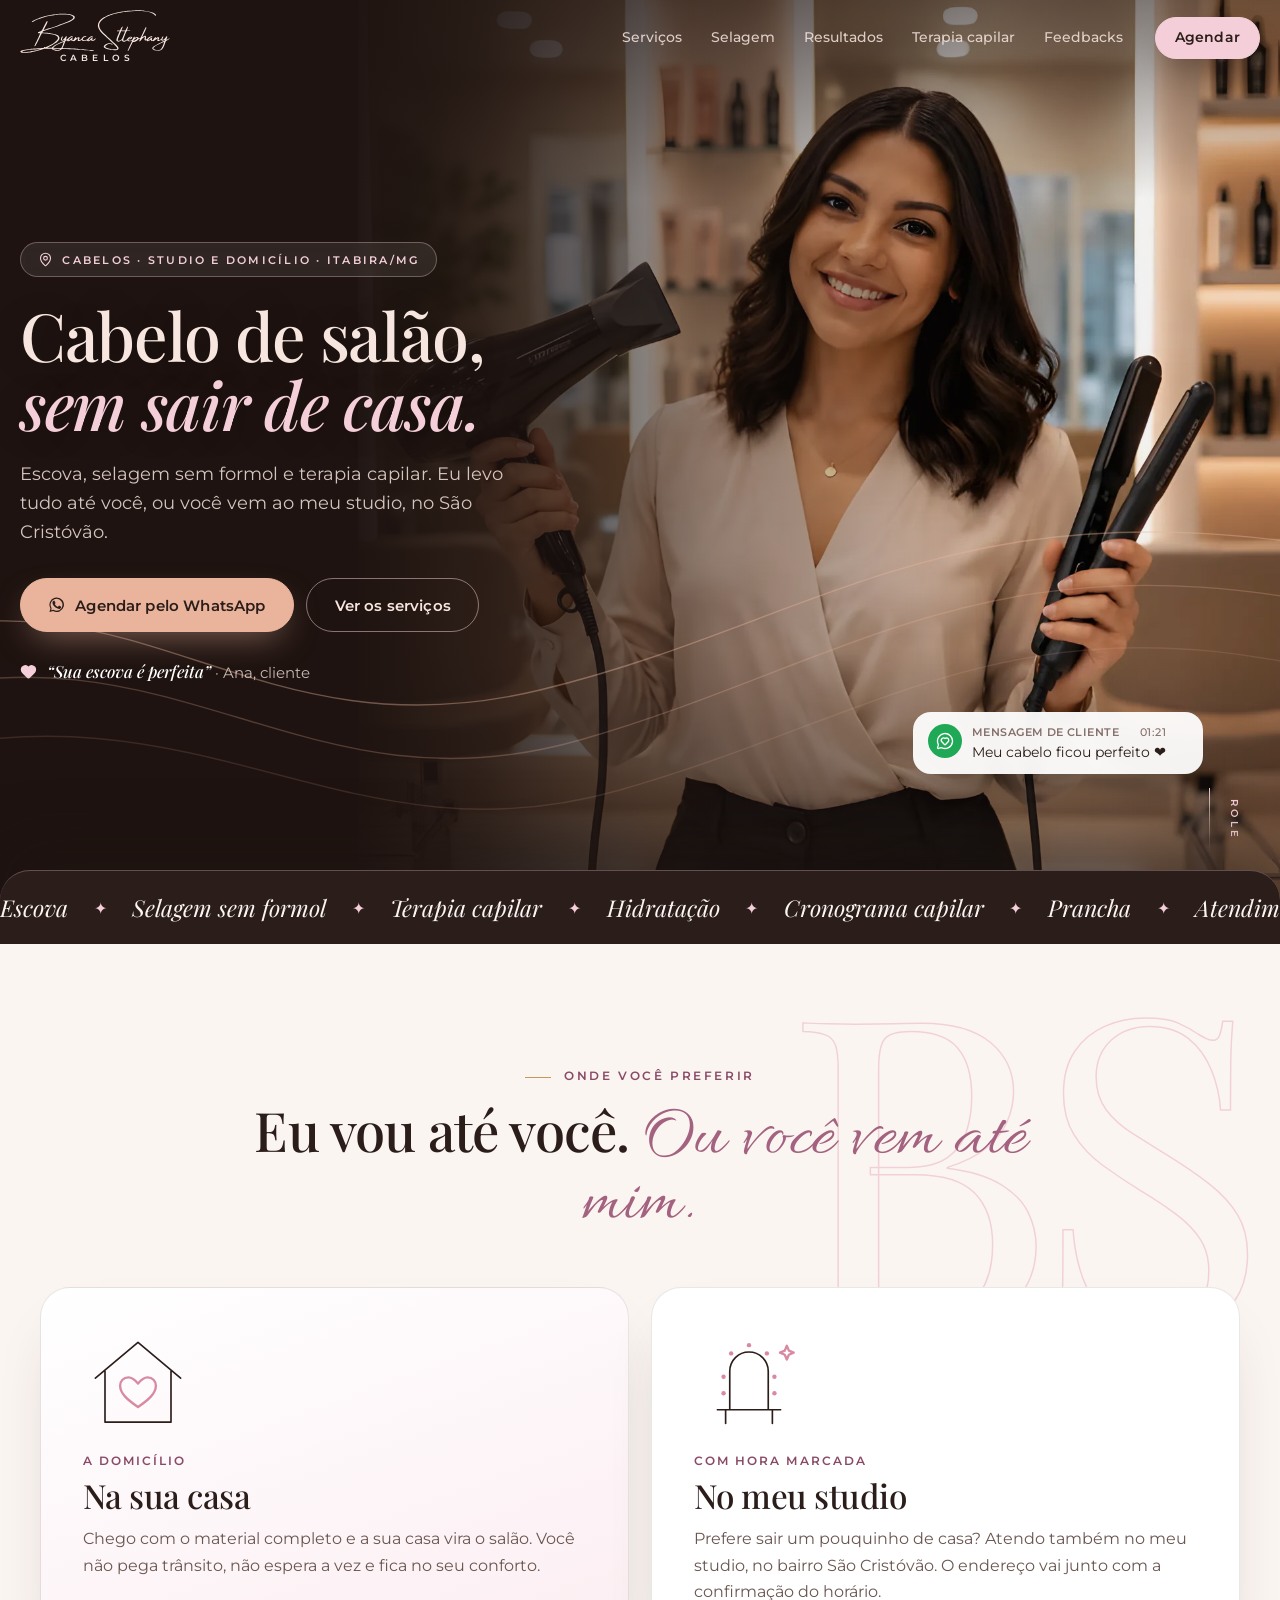
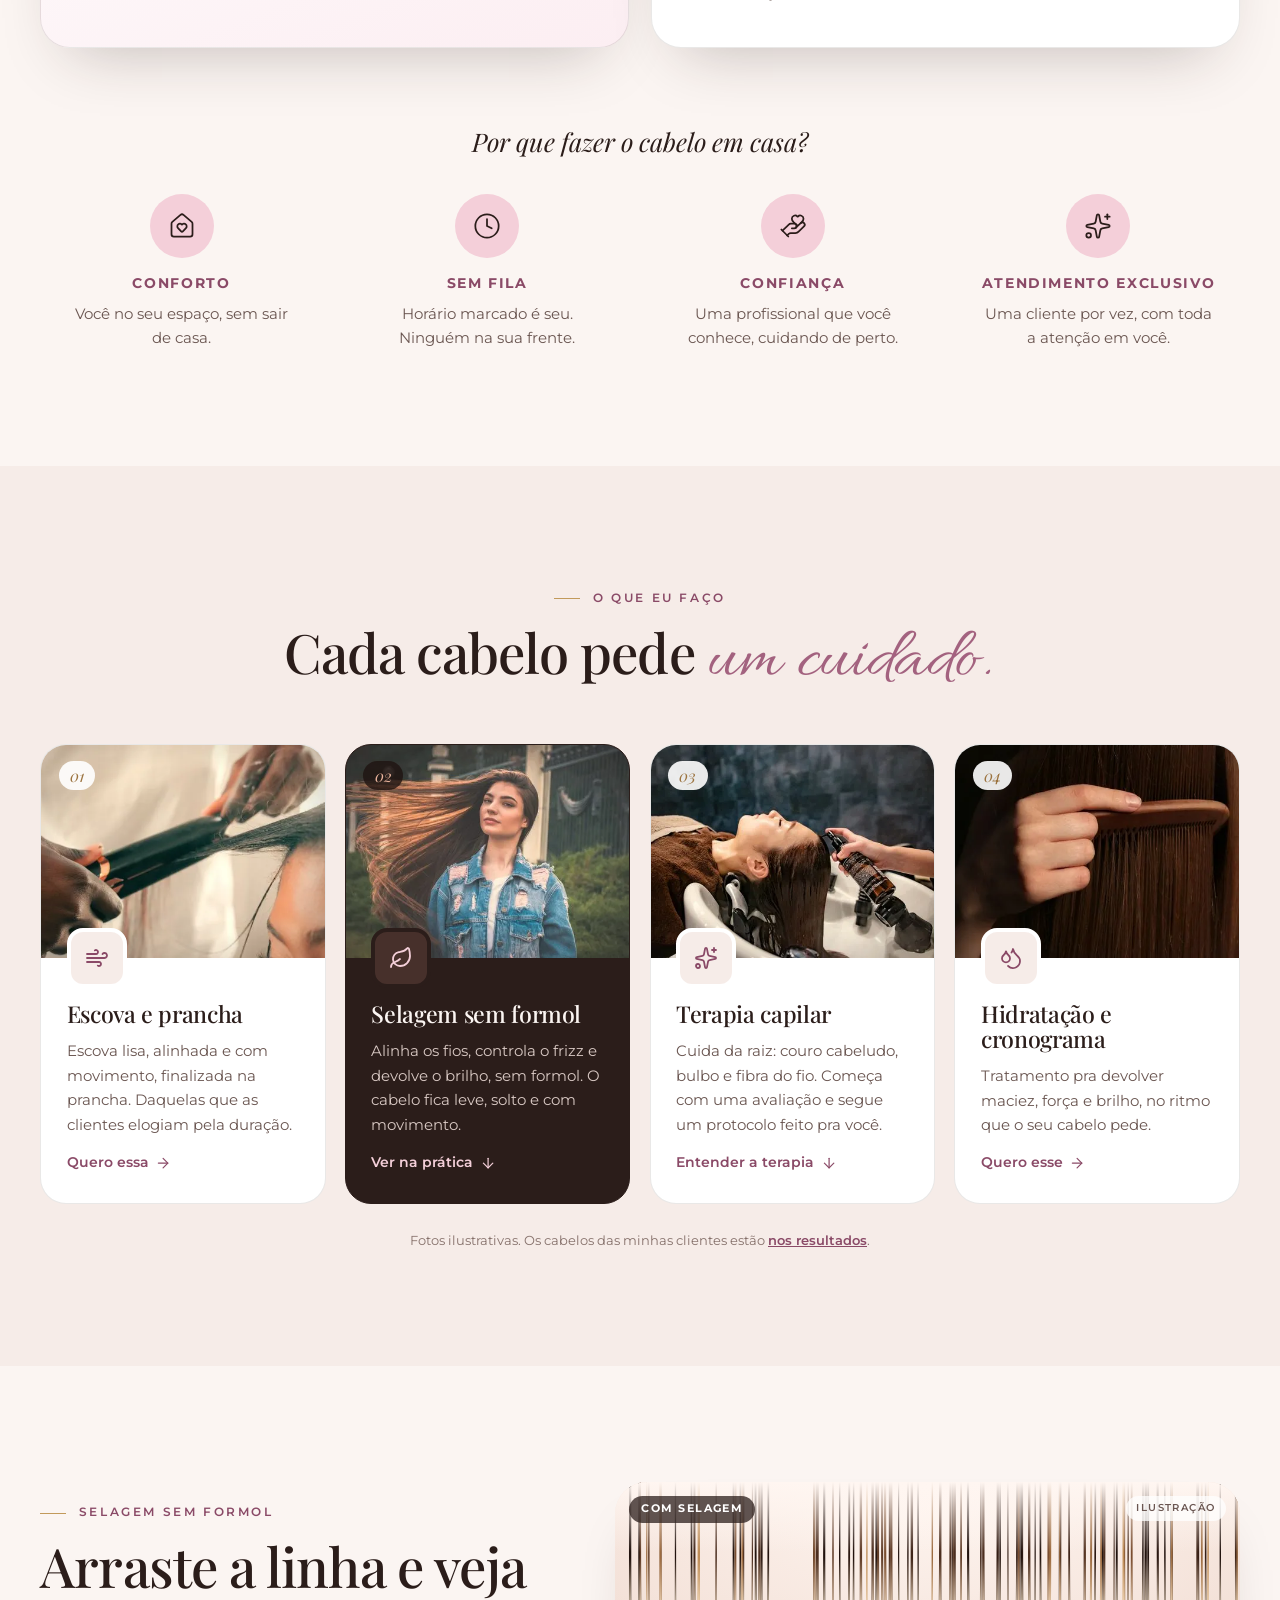
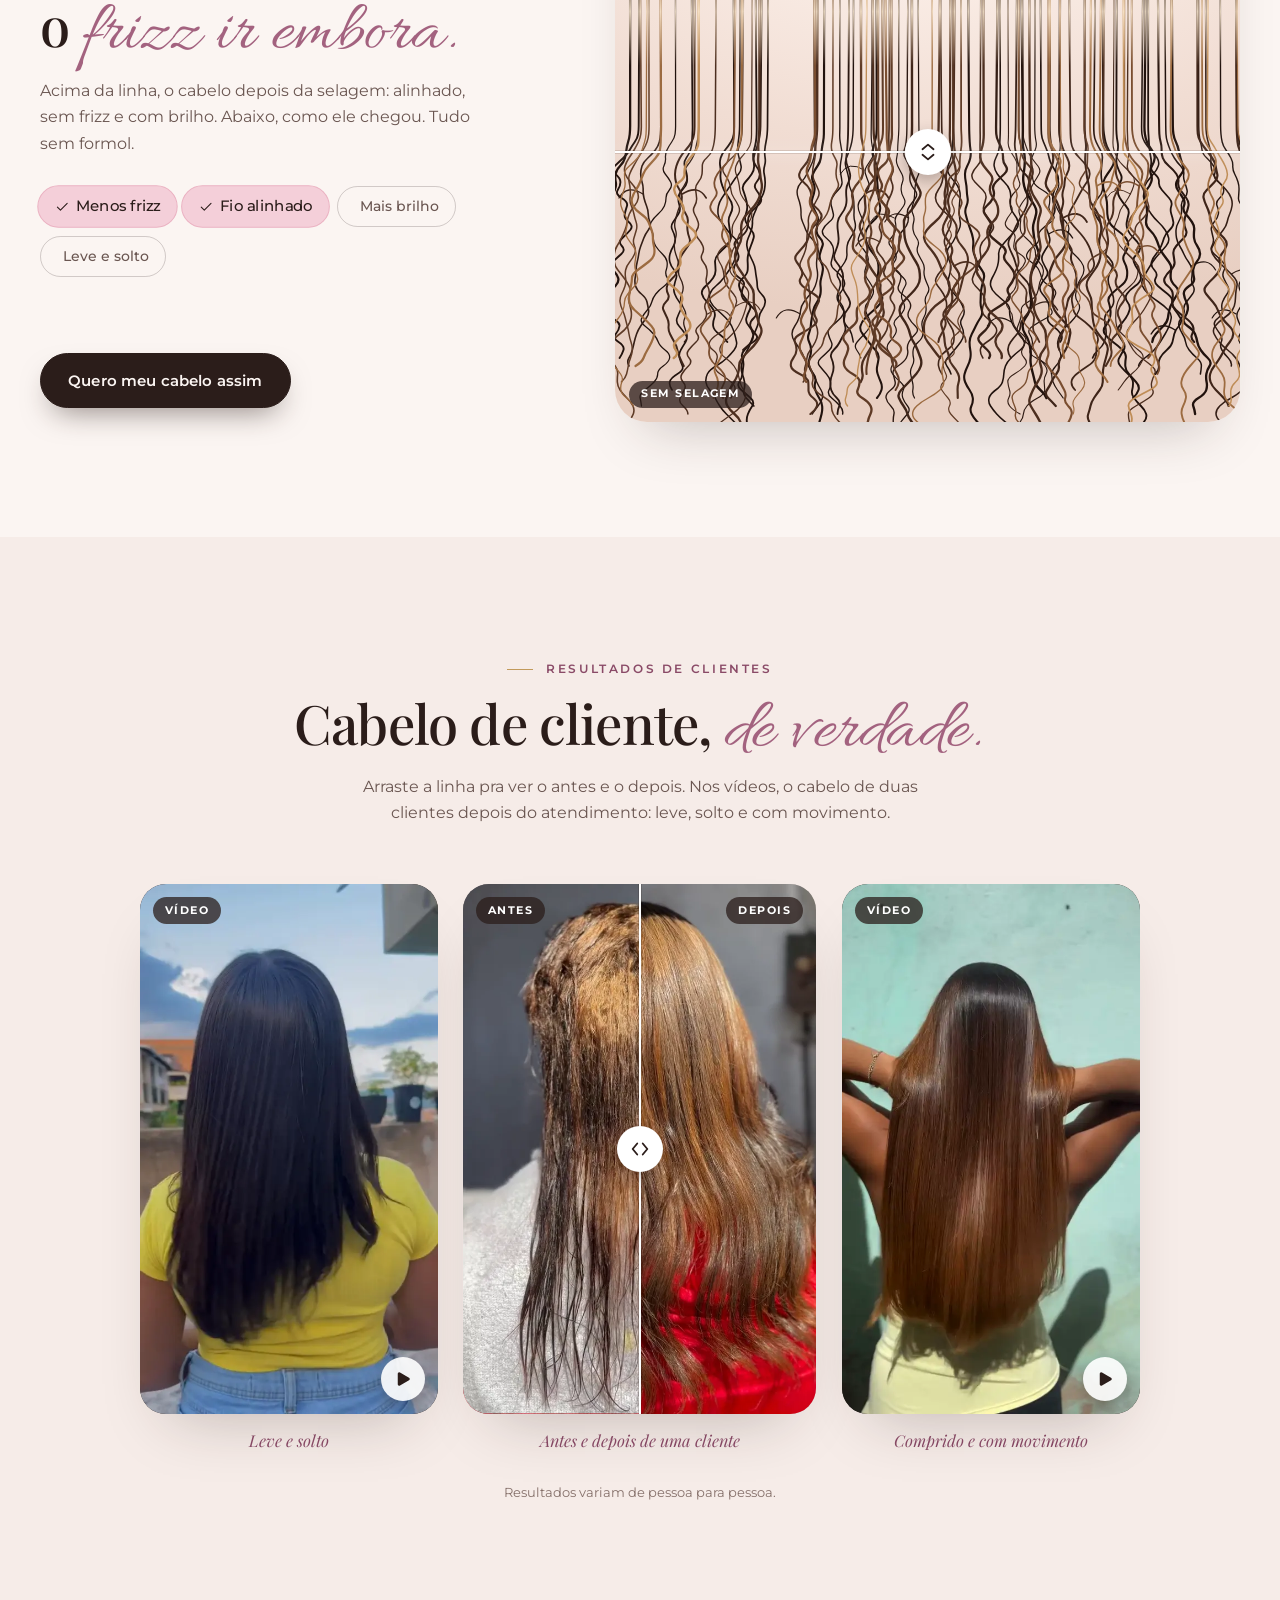
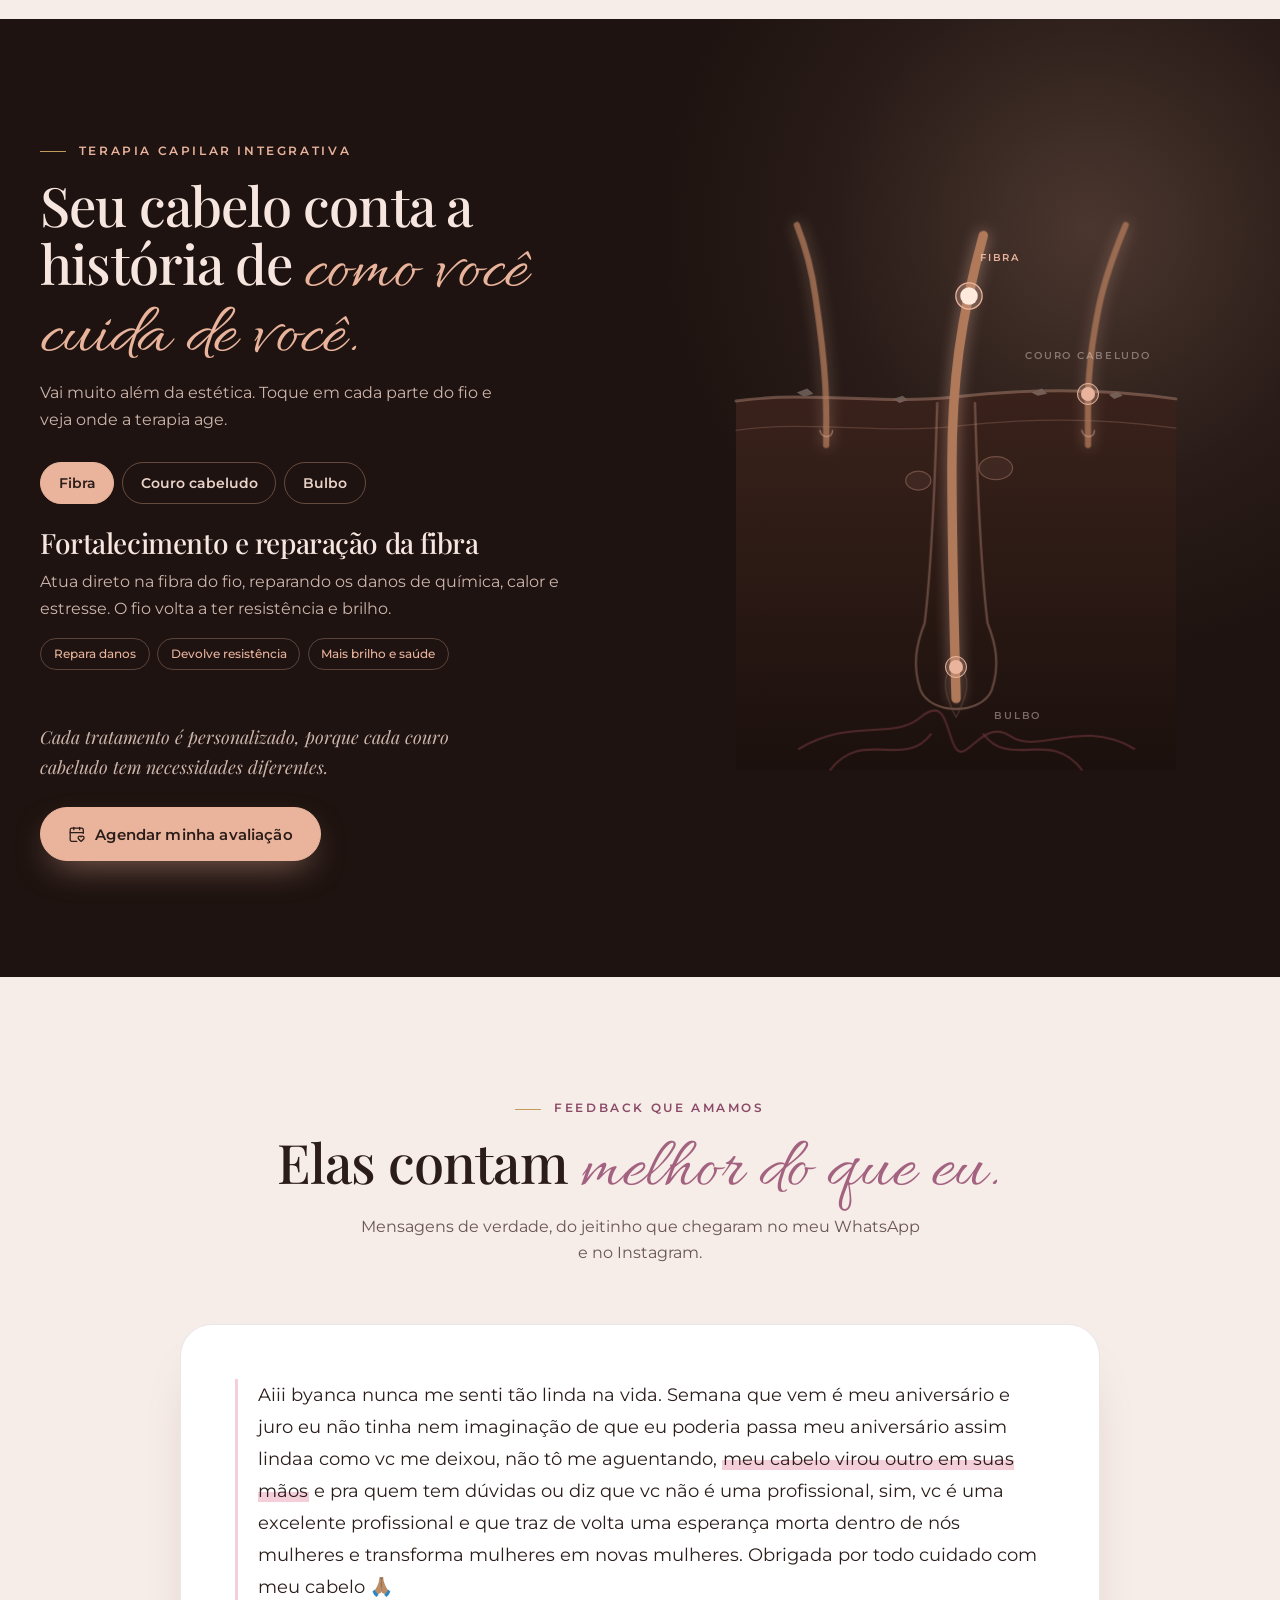
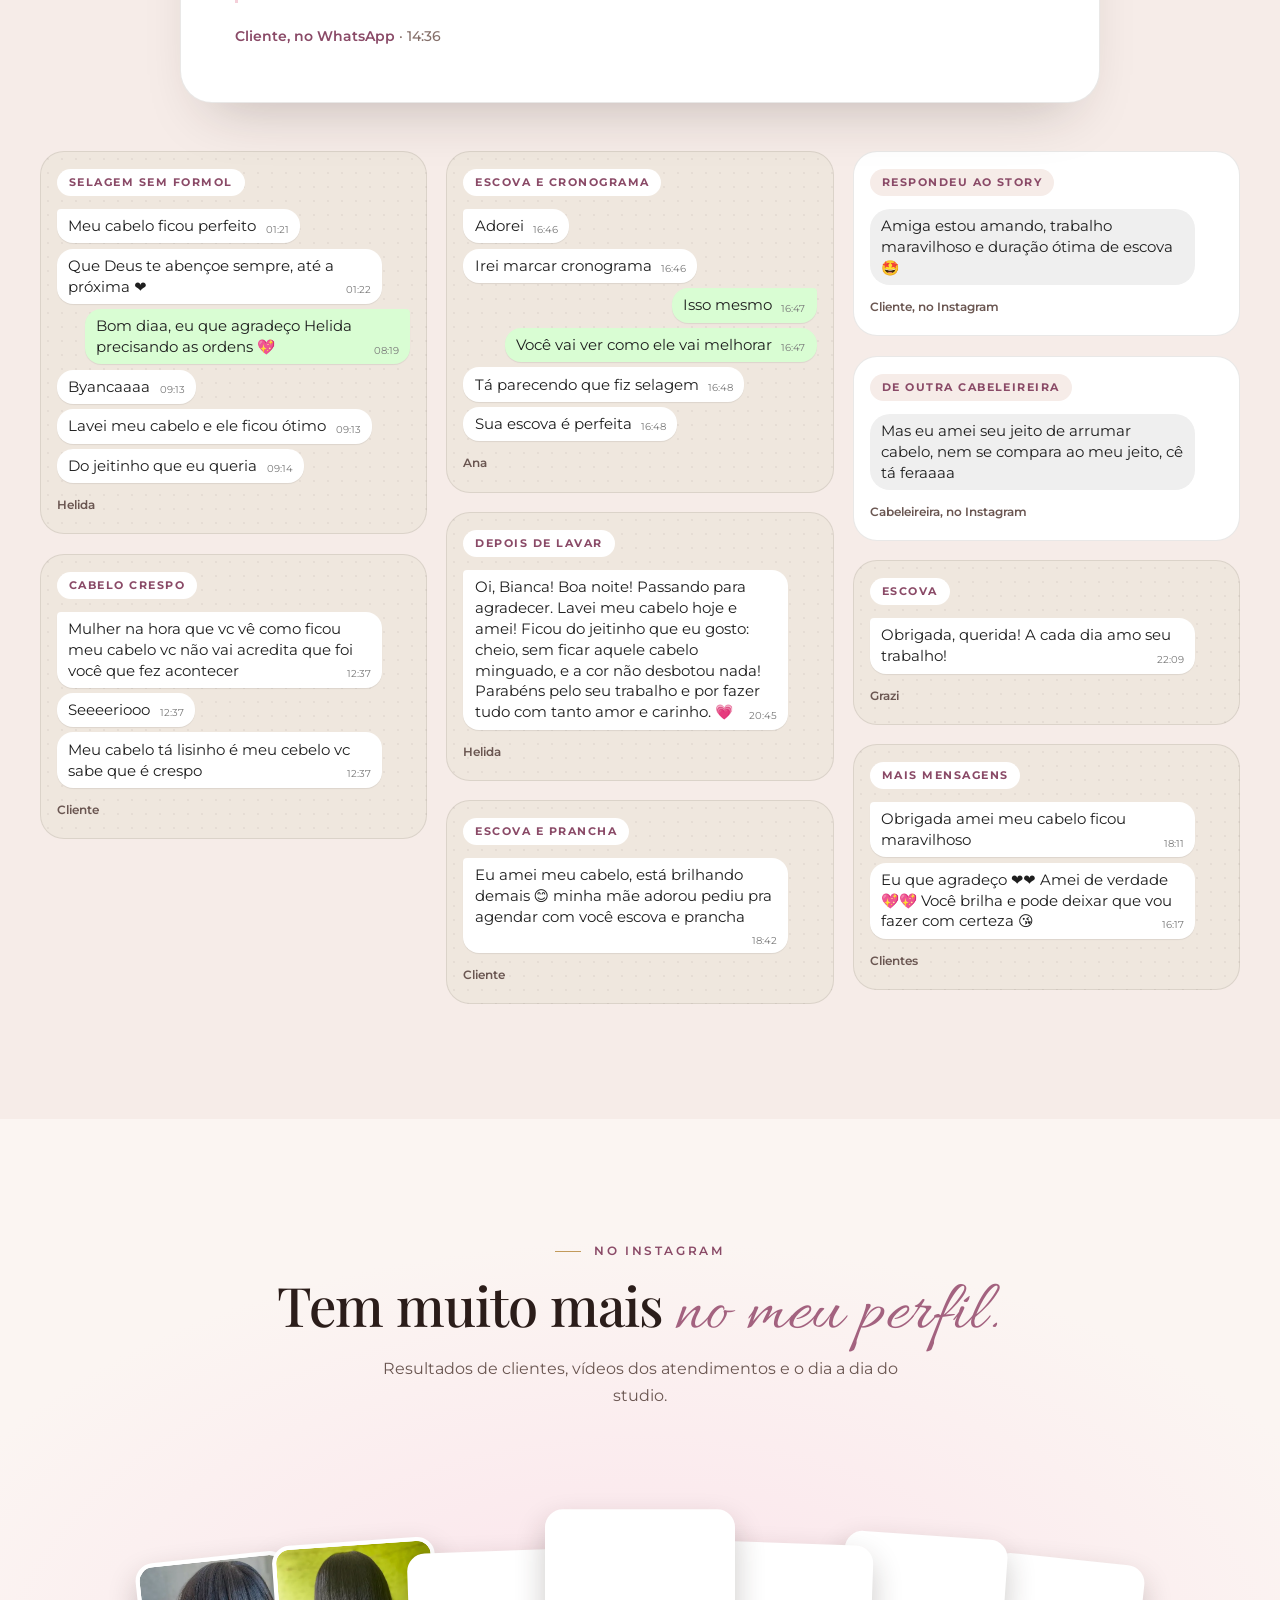
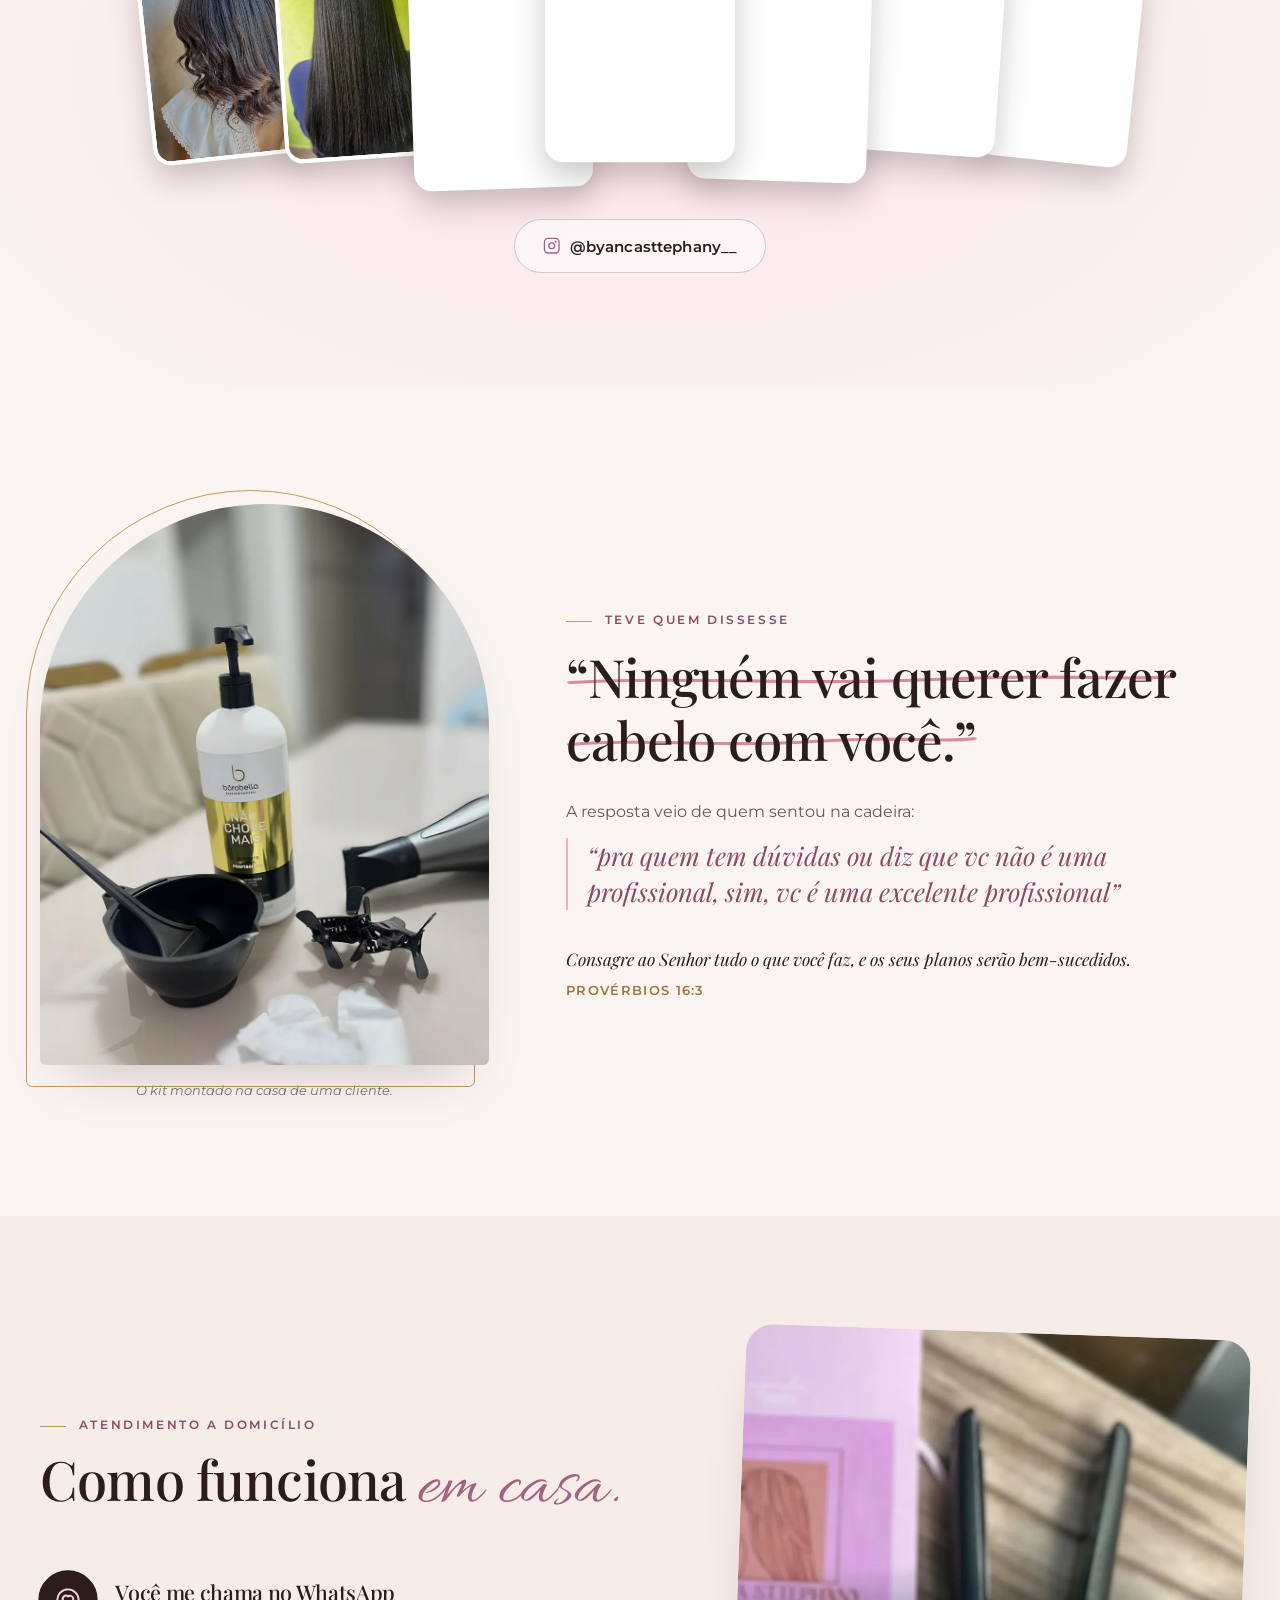
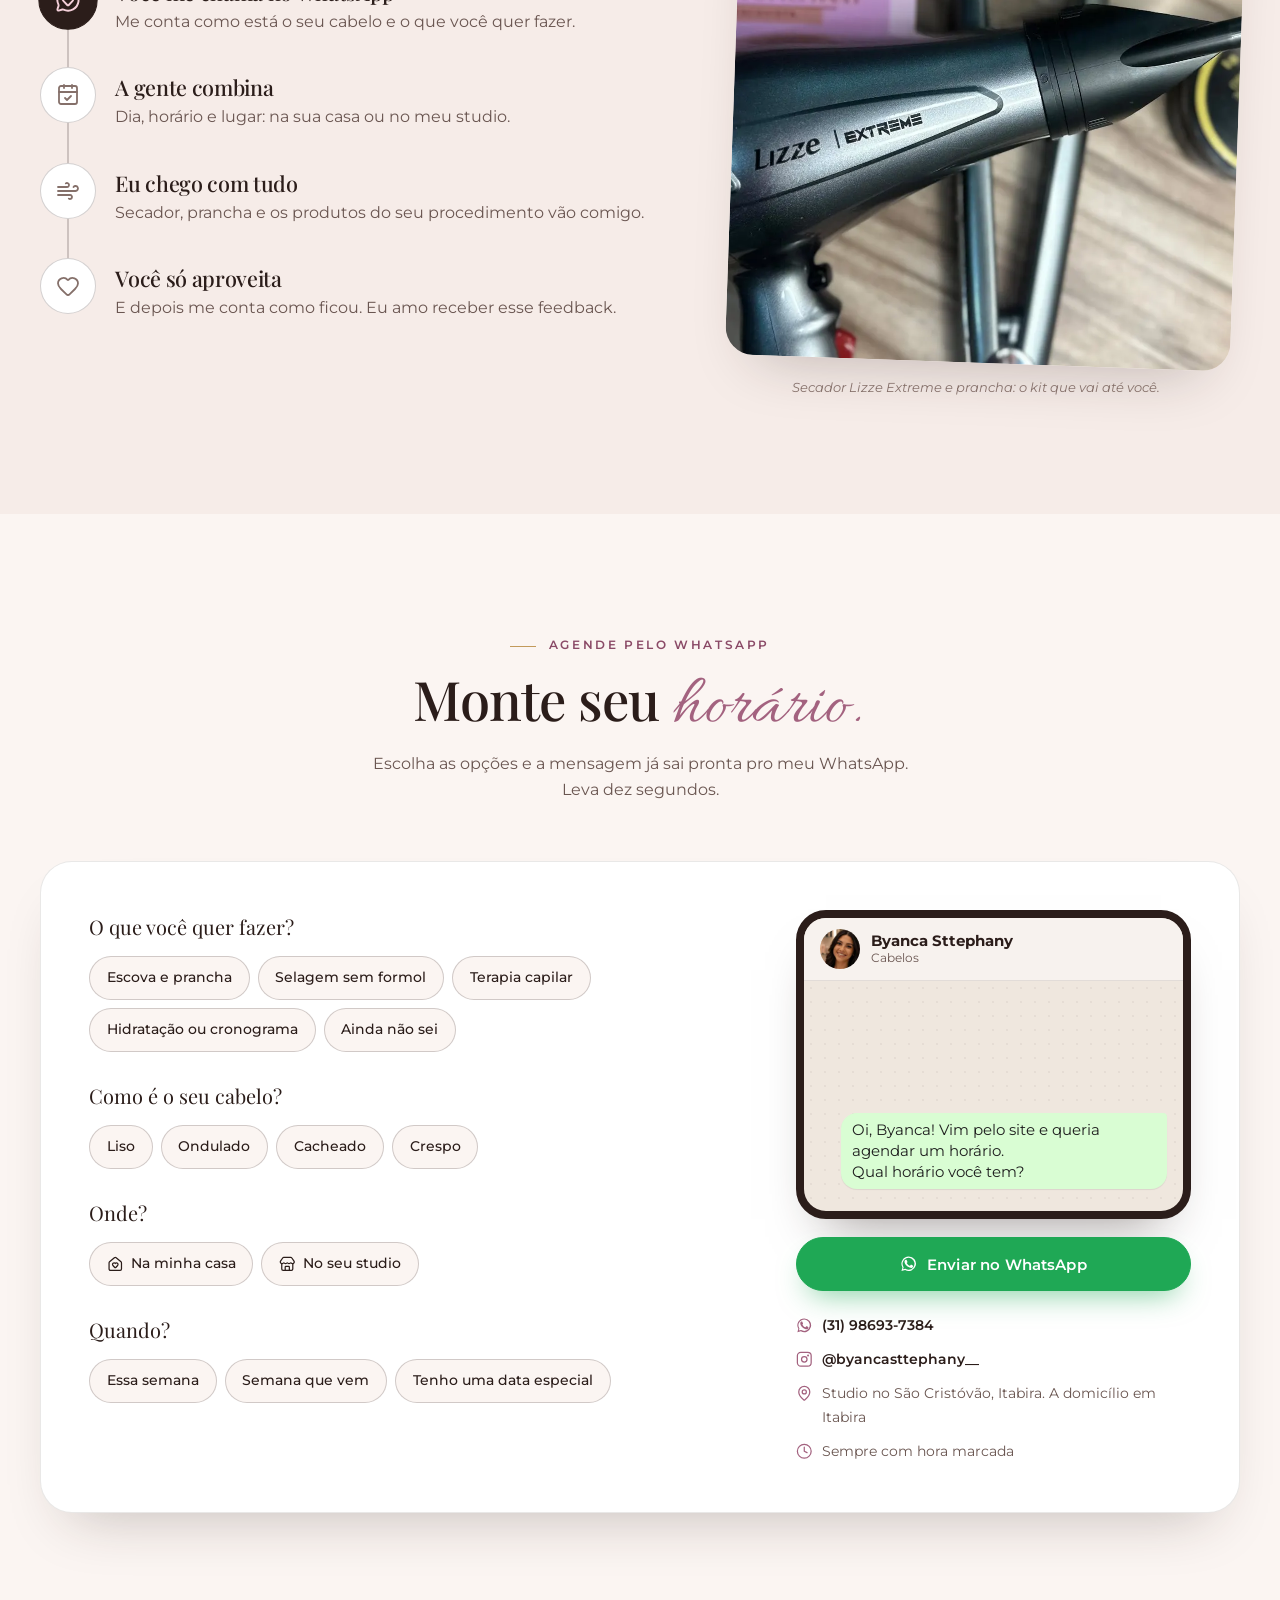
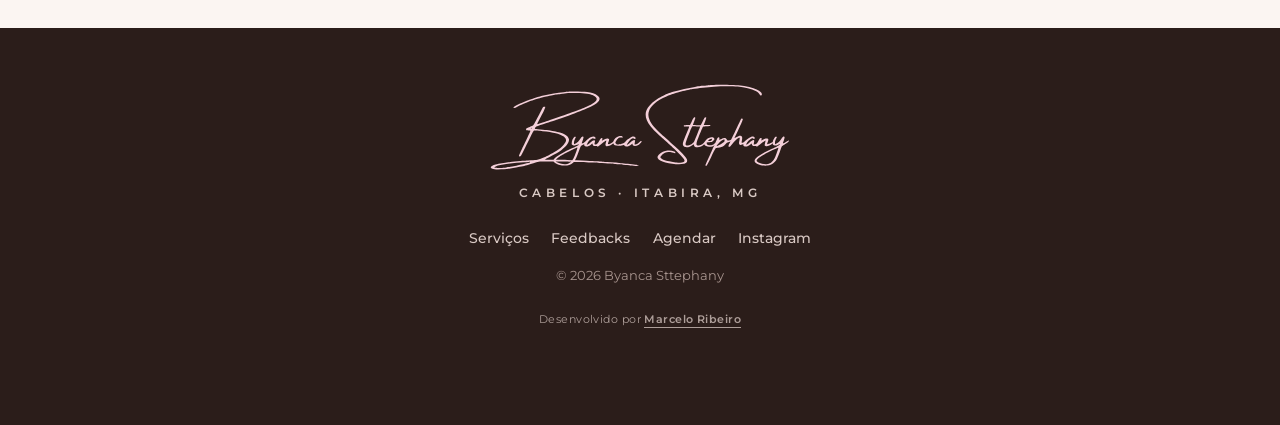
<file: index.html>
<!doctype html>
<html lang="pt-BR">
<head>
<meta charset="utf-8">
<meta name="viewport" content="width=device-width, initial-scale=1">
<title>Byanca Sttephany | Cabeleireira a domicílio em Itabira, MG</title>
<meta name="description" content="Escova, selagem sem formol e terapia capilar em Itabira. Atendimento a domicílio ou no studio, com hora marcada. Monte seu horário e fale com a Byanca pelo WhatsApp.">
<meta name="theme-color" content="#1E1310">
<link rel="canonical" href="https://marcel0gs.github.io/byanca-sttephany/">
<meta property="og:type" content="website">
<meta property="og:locale" content="pt_BR">
<meta property="og:title" content="Byanca Sttephany | Cabelos em Itabira, MG">
<meta property="og:description" content="Cabelo de salão, sem sair de casa. Escova, selagem sem formol e terapia capilar, a domicílio ou no studio.">
<meta property="og:url" content="https://marcel0gs.github.io/byanca-sttephany/">
<meta property="og:image" content="https://marcel0gs.github.io/byanca-sttephany/assets/img/og.jpg">
<meta name="twitter:card" content="summary_large_image">
<link rel="icon" href="favicon.png" type="image/png">
<link rel="apple-touch-icon" href="apple-touch-icon.png">
<link rel="preconnect" href="https://fonts.googleapis.com">
<link rel="preconnect" href="https://fonts.gstatic.com" crossorigin>
<link href="https://fonts.googleapis.com/css2?family=Allura&family=Montserrat:wght@400;500;600;700&family=Playfair+Display:ital,wght@0,400..700;1,400..600&display=swap" rel="stylesheet">
<link rel="preload" as="image" href="assets/img/topo-foto-1400.webp" imagesrcset="assets/img/topo-foto-900.webp 900w, assets/img/topo-foto-1400.webp 1400w, assets/img/topo-foto-2000.webp 2000w" imagesizes="(max-width: 899px) 100vw, 72vw">
<link rel="stylesheet" href="assets/css/site.css">
<script>
  document.documentElement.classList.add("js");
  try { if (sessionStorage.getItem("bs-abertura")) document.documentElement.classList.add("sem-abertura"); } catch (e) {}
</script>
<script type="application/ld+json">
{
  "@context": "https://schema.org",
  "@type": "HairSalon",
  "name": "Byanca Sttephany Cabelos",
  "description": "Cabeleireira em Itabira: escova, selagem sem formol, hidratação, cronograma e terapia capilar. Atendimento a domicílio ou no studio, com hora marcada.",
  "url": "https://marcel0gs.github.io/byanca-sttephany/",
  "image": "https://marcel0gs.github.io/byanca-sttephany/assets/img/og.jpg",
  "telephone": "+55-31-98693-7384",
  "address": { "@type": "PostalAddress", "addressLocality": "Itabira", "addressRegion": "MG", "addressCountry": "BR" },
  "areaServed": "Itabira, MG",
  "sameAs": ["https://www.instagram.com/byancasttephany__/"]
}
</script>
</head>
<body>

<svg class="sprite" aria-hidden="true" focusable="false">
  <defs>
    <linearGradient id="g-ouro" x1="0" y1="0" x2="1" y2="1">
      <stop offset="0" stop-color="#E3C48F"/>
      <stop offset=".5" stop-color="#C29A5B"/>
      <stop offset="1" stop-color="#9C7440"/>
    </linearGradient>
    <symbol id="ass" viewBox="12 114 672 193"><path fill-rule="evenodd" d="M525.9 115.8C515.8 116,502.8 116.7,498.4 117.1C496.5 117.3,492.1 117.8,488.6 118.2C485.2 118.5,481 119,479.3 119.3C477.5 119.6,473.8 120.1,471 120.5C455.9 122.7,438.1 126.7,422.1 131.6C419.1 132.5,408 136.6,404.4 138.1C402 139.2,391.2 144.8,387.6 146.8C379 151.9,370.9 159.2,365.9 166.8C357.4 179.5,359.2 193,371.6 208.8C376.3 214.9,382.6 221.2,395.5 232.8C398.2 235.2,402.1 238.8,404.2 240.7C411.1 247.1,413.9 249.6,417.1 252.5C418.9 254,422.2 257.1,424.5 259.2C426.8 261.4,430 264.5,431.8 266.1C437.5 271.4,444.6 279.1,446.2 281.9C448 284.8,448.2 286.3,447 287.7C445.6 289.3,443.7 289.8,438.3 290.2C434.9 290.5,431.1 290.3,424.6 289.4C408.6 287.1,398.7 284.2,395.1 280.6C393.6 279,393.4 278.2,394.3 276.4C395 275,398.2 271.8,400.4 270.3C403.9 267.8,406.7 266.8,411.1 266.2C415.1 265.8,417.7 266.2,422.7 268.1C424.2 268.6,425.7 269.1,426.2 269.1C427.1 269.1,427.1 269.1,427.2 268.3C427.3 267.1,426.8 266.5,424.7 265.4C420.6 263.5,415.3 262.7,409.6 263.2C402.7 263.9,395.3 267.3,390.6 272.2C387.4 275.4,386.6 277.9,387.9 280.5C389.7 284.1,395.2 287.1,405 289.8C418.4 293.4,437.5 294.9,445.6 292.9C447.7 292.3,451 290.7,452 289.7C454 287.8,454.2 285.3,452.7 282.2C450.7 278,445.6 272.1,437.3 264.1C429.8 257,414.4 243,401.1 231.2C399.5 229.8,396 226.6,393.5 224.2C378.7 210.2,373.2 203.5,369.5 194.9C366.2 187.3,365.9 180.5,368.5 173.9C372.1 164.5,382.2 154.6,395 147.7C397.6 146.3,409.2 140.9,411.6 139.9C414.8 138.6,427.3 134.3,429.9 133.5C436.6 131.6,452 127.9,458.2 126.8C459.7 126.5,463.1 125.9,465.7 125.4C478.3 123.1,498.6 120.7,513.1 119.9C532.7 118.8,553.8 118.7,566.9 119.8C582.9 121.1,597.1 124.8,608.3 130.5C611.3 132.1,612.7 133.2,614 134.8C617.4 139.2,618.1 140,618.4 140C619 140,620.2 139.3,620.6 138.6C620.8 138.3,621 137.5,621 136.8C621 133.8,617.5 130.7,609.3 126.6C601 122.4,587 119.1,568.3 117C564.3 116.6,540.2 115.5,535.6 115.6C534.5 115.6,530.2 115.7,525.9 115.8M196.4 131C188 131.2,187.3 131.3,177 132.3C162.4 133.7,147.1 136.3,132.1 139.8C123.8 141.8,120.3 142.8,107.8 146.8C105.1 147.6,102.5 148.4,102 148.6C99.4 149.3,82.3 156.4,77.1 158.9C71 161.8,64.5 165.7,64.5 166.5C64.5 166.7,65 167.1,65.6 167.5L66.8 168 68.4 167.4C69.3 167.1,71.5 166,73.2 165C80.5 161.1,84.1 159.4,92.9 156C105.5 151,108.1 150.1,120.3 146.5C130.3 143.6,131 143.5,141.5 141.2C153.8 138.7,156.2 138.2,164.7 137.1C168.5 136.6,173.3 136,175.4 135.8C180.9 135,183.7 134.8,192.9 134.4C209.4 133.6,219.5 134,229.9 135.8C235.2 136.7,238.2 137.5,241.4 138.8C246.4 141,249.2 143,250.4 145.4C251.3 147.3,251.3 148.1,250.2 150.3C248.2 154.4,242.6 158.2,229.3 164.3C218.7 169.1,212.7 171.5,197.9 176.8C193.5 178.4,187.1 180.7,183.8 182C167.5 187.9,158.1 191.2,142.3 196.3C137.5 197.8,130.4 200.1,126.5 201.4C119.6 203.7,117.5 204.3,117.5 203.9C117.5 203.5,119.5 199.6,122.9 193.1C127 185.5,130.4 179.1,132.2 175.3C133.8 172.1,136.1 166.1,135.9 165.7C135.6 164.7,132.3 164.7,131.2 165.7C130.7 166.1,129.2 168.8,126.8 173.3C126.1 174.6,124.2 178.3,122.5 181.5C120.7 184.7,117.7 190.6,115.6 194.5C110.3 204.8,109.1 206.6,106.7 207.8C105.8 208.2,103.3 209.3,101 210.1C96.3 211.9,93.6 213.2,92.8 214.1C92.2 214.7,92.2 214.8,92.6 215.6C92.8 216.1,93 216.6,93 216.7C93 217.5,94 217.8,98.2 218.2C100.5 218.4,102.4 218.6,102.5 218.6C102.8 219,100.5 224.1,94.5 236.7C91.9 242.1,88.7 248.8,87.5 251.4C86.2 254,84.7 257.2,84.1 258.5C77.2 273.1,76.3 275.3,77.1 276C78.3 277,80.6 275.9,82.1 273.6C82.9 272.5,90.7 256.9,99.8 238.4C108.9 219.8,109.7 218.3,111.4 218.3C112.2 218.3,123.4 219.1,130 219.7C141.1 220.6,152 222.3,159.4 224.3C172.2 227.7,180.3 232.3,181.8 237.2C183 241.1,182 243.7,177.1 250C173.7 254.2,166.8 260.1,160.3 264.2C157.7 265.8,148.7 270.8,143.4 273.5C139.9 275.4,128 280.6,123.9 282.1C118.5 284.1,116.3 284.4,97.1 285.4C93 285.6,88.3 285.9,86.6 286C85 286.1,81.9 286.4,79.8 286.5C72.9 287,62 288,57.7 288.6C55.3 289,51.7 289.4,49.5 289.6C41.7 290.4,27.6 293.1,22.3 294.8C17.7 296.3,14.4 298.3,13.8 300C13.3 301.4,14.6 303.1,17.2 304C20 305.1,23.8 305.5,30.2 305.5C45.5 305.5,55.2 304.3,78.1 299.5C90.8 296.9,90.7 296.9,109.3 291.3C116.6 289.1,120.4 288.2,124 287.7C125.5 287.6,131.4 287.5,140.4 287.5C153.5 287.5,154.4 287.5,154.6 287.9C154.7 288.2,155.6 289.1,156.5 290.1C159.3 292.9,163.4 294.6,171.1 296.2C173.8 296.7,175.1 296.8,178.4 296.8C186.8 296.9,192.1 295.2,197.3 290.8L199.9 288.5 205.4 288.5C212.8 288.5,228.6 289.2,245.3 290.1C248.6 290.3,253.8 290.6,256.6 290.8C267.1 291.3,275 291.8,280.6 292.3C283.8 292.5,288.7 292.9,291.5 293.1C294.3 293.3,299 293.7,301.9 294C304.8 294.3,308.5 294.6,310.3 294.8C317.9 295.4,324.8 296,326.1 296.3C329.1 296.7,338.6 297.5,341.2 297.5C343.7 297.5,345 297.3,345 296.8C345 296.4,343.4 295.5,341.9 295.2C339.1 294.5,322.9 292.7,312 291.9C307.3 291.5,302 291.1,300.4 290.9C298.7 290.7,295 290.4,292.1 290.1C286.5 289.7,280.2 289.2,273.9 288.6C271.7 288.4,267.2 288.1,264 287.9C260.8 287.7,255.2 287.3,251.6 287C244.3 286.5,238.7 286.2,228.3 285.8C221.3 285.5,213.3 285.2,206 284.9L202.3 284.7 203.2 283.3C205.2 280.1,208.7 271.7,212.4 261C214.2 255.6,215.1 253.7,216.3 252.5C217 251.8,221.2 249.6,222.7 249.1C223.3 249,223.3 249,223.1 249.8C222.7 251.7,223.4 252.9,225.5 253.6C229 254.8,233.7 253.3,238.6 249.4C240.1 248.2,241.3 247.3,241.4 247.3C241.5 247.3,241.5 247.6,241.5 248C241.5 248.4,241.8 249.4,242.2 250.2C242.7 251.4,243 251.8,243.8 252.3C244.8 252.9,245.1 252.9,248.4 252.8L252 252.8 252.1 253.6C252.1 254.3,252.2 254.4,252.8 254.3C254 254.3,256.4 252.5,266.1 244.5C268.7 242.4,271.8 240.3,272.2 240.3C272.7 240.3,272.5 241.6,271.6 245.3C270.4 250.2,270.4 250.9,271 252C271.3 252.4,271.9 253,272.5 253.2C273.3 253.5,273.6 253.5,276.1 253C280.2 252.2,284.2 250.4,287 248L288.2 247 288.6 248.1C289.8 251.3,292.8 252.5,299.2 252.5C303.7 252.5,305.8 252.2,309.4 251.1C310.9 250.6,312.2 250.3,312.2 250.4C312.2 250.6,312.6 251.2,313 251.9C314 253.4,315.3 254,317.4 254C321.3 254,325.3 252.2,329.2 248.7L330.9 247.2 331.1 248.2C331.3 249.4,332.3 251.5,332.9 252C334.8 253.7,340.3 253.1,344.3 250.8C346.3 249.6,350.5 245.5,351.2 244C352 242.4,351.7 241.3,350.6 241.5C349.7 241.6,349.3 241.8,346.5 244.4C342.5 248.1,339.2 249.8,336.9 249.4C335.7 249.2,335.6 248.8,336.5 244.6C336.9 242.7,337.1 241,337.1 240.8C336.9 240.4,335.4 239.5,334.8 239.5C333.3 239.5,329.9 241.8,325.6 245.7C323 248.2,320.9 249.5,319.2 249.9C318.5 250,318.5 250,318.6 249.3C318.9 248.4,319.7 247.2,322.3 243.7C325.3 239.8,327.6 237.7,330.4 236.3C332.2 235.4,332.8 235.3,333.7 236.1C335.1 237.3,338.3 237.2,338.3 236C338.3 231.7,333.9 230.1,328.8 232.5C326.8 233.5,322.1 236.6,319.9 238.5C318.9 239.3,317.2 241,316.1 242.3C313.2 245.7,311.3 246.8,305.4 248.6C303.2 249.2,302.5 249.4,299.9 249.4C297.1 249.4,296.8 249.3,295.6 248.7C294.1 247.9,292.8 246.5,292.8 245.7C292.8 244.9,294.6 241.2,295.9 239.4C297.3 237.5,299.7 235.2,301.2 234.5C302.7 233.8,304.7 233.6,306.8 234.1C308.6 234.5,309.3 234.3,309.3 233.4C309.3 232.4,308.7 231.6,307.9 231.1C306.8 230.6,302.6 230.6,300.6 231.1C295.5 232.4,290.3 237,288.7 241.8C288 243.8,286.2 245.3,282.4 247.2C279.3 248.6,278.4 248.9,277.1 248.6C276.2 248.5,276.2 248.4,276.3 247.6C276.4 247.1,277 245.3,277.6 243.6C279.7 238.4,279.3 236.9,275.9 236.3C273.8 235.9,271.6 236.4,269 237.8C262.6 241.4,261.6 241.6,263.1 238.9C264.2 237.1,264.3 236.6,263.7 235.9C262.9 234.9,262.3 234.7,261.2 235.3C259.9 236.1,258.7 237.6,256.9 241.1C253.5 247.4,251.7 249.1,248.7 249.4C247 249.6,246 249.2,246 248.4C246 248,246.4 246.4,246.8 244.7C247.2 243,247.5 241.4,247.4 241.1C247.3 240.5,245.9 239.8,245 239.8C243.5 239.8,241.1 241.3,236.9 245C235.2 246.4,233.5 248,233 248.3C231.9 249.2,228.8 250.3,228.8 249.9C228.8 249.4,230.5 246.1,231.5 244.5C233.7 241.3,237.4 237.9,240.6 236.3C243 235.2,243.1 235.1,243.9 235.9C244.4 236.5,244.8 236.6,246.3 236.7C247.8 236.8,248 236.8,248.3 236.3C248.6 235.6,248.4 234,247.7 233.1C245.9 230.8,241.6 230.9,237.3 233.5C233 236.2,230.3 238.3,226.8 241.6C222.9 245.4,221.1 246.6,219.2 247C217.7 247.3,217.3 247,217.7 246.1C219.7 240.8,221.5 235,221.5 233.5C221.5 232.9,221.3 232.4,221 232.1C219.2 230.4,218 231.3,214 237C210.6 241.9,208 244.7,204.9 246.8C203.4 247.9,201.6 248.7,201 248.8C200.4 248.8,200 247.5,200 245.7C200 243.6,201.2 239.7,203.1 235.6C203.7 234.3,204.3 233,204.3 232.9C204.3 232.5,202 232.3,201 232.5C200.2 232.7,198.7 234.9,197.1 237.9C195.8 240.6,195 243.7,195 246.9L195 249.1 196 250C196.9 251,199.3 252,200.5 252C201.6 252,204.7 251,207.1 250C209.5 248.9,211.3 248.5,211.3 249C211.3 249.1,210.8 249.8,210.2 250.4C209.4 251.3,208.3 252,204.4 253.9C201.8 255.2,198.4 256.7,196.9 257.4C188.8 260.9,185.7 262.4,178.6 266.2C164.3 273.9,160.1 276.8,155.2 282.5L154.3 283.5 144.8 283.5C135.4 283.4,134.2 283.3,135.1 282.6C135.2 282.4,140.4 279.8,146.5 276.7C161 269.4,165.3 266.8,172.9 261.2C176.4 258.5,182.2 253,184.3 250.2C187.3 246.3,189.3 240.7,188.9 237.9C188.7 236.3,187 233.2,185.7 231.6C182.8 228.4,177.4 225.4,170.3 223.2C166.9 222.1,151.6 218.8,146.8 218C142.9 217.5,135.4 216.6,130.5 216.3C120.9 215.5,114.9 214.9,113.7 214.7C112.5 214.4,112.4 214.3,112.4 213.7C112.5 213.3,112.8 212.5,113.3 211.8C114.9 209.3,115 209.3,138.6 201.4C150.5 197.5,162.1 193.7,164.5 192.9C173.5 190,184.9 185.9,196.1 181.6C202.5 179.2,210.1 176.3,213.8 174.9C227.7 169.6,239.3 164.5,244.9 161C249.7 158.1,254.2 154.4,255.8 152.1C258.7 147.8,257.8 143.6,253.1 140.2C247.9 136.3,239.1 133.3,229.6 132.2C222.2 131.3,207.3 130.8,196.4 131M469.5 188.6C468.2 189.3,466.6 192,464.1 197.4C462.5 201,461.1 203.8,460.2 205.1C459.9 205.6,459.7 205.9,459.6 205.9C459.6 206,458 206.1,456 206.1C454 206.2,451 206.3,449.3 206.4L446.2 206.6 446.3 207.9L446.4 209.1 452.1 209.2C455.3 209.2,458 209.4,458.1 209.5C458.4 209.8,457.8 211.3,452.9 223.1C445.8 240.2,444.3 244.5,444.1 248.4C444 250.3,444 250.5,444.8 252C446.3 254.9,448.1 255.8,452.7 255.8C457.3 255.8,461.1 254.3,465.9 250.7L468.5 248.8 468.6 249.9C468.9 251.4,470.1 253.9,471 254.5C473.1 256,479.4 256.2,483.1 254.8C486 253.8,488.4 252.4,490.1 250.7L491.6 249.2 492 249.8C494.3 253.3,498 254.7,504.6 254.4C508.4 254.3,511.2 253.5,513.3 252.1C514 251.6,514.5 251.4,514.5 251.5C514.4 251.6,513.8 252.8,513.2 254.1C512.5 255.5,511.2 258.4,510.2 260.5C509.2 262.6,507.4 266.7,506.1 269.5C501.8 278.8,495.4 293.1,495 294.6C494.7 295.4,494.6 296.3,494.6 296.5C494.8 297,495.8 297.5,496.4 297.5C497.2 297.5,499.5 293.3,507.5 277.3C515.7 260.7,517.3 257.9,518.3 257.6C518.6 257.6,520.7 257.3,522.8 257C528.7 256.3,533 254.7,536 252.3C536.8 251.7,538.6 249.9,540 248.5C541.4 247,542.9 245.5,543.4 245.2C544.2 244.8,550.5 242.4,550.7 242.6C550.7 242.6,549.8 244.6,548.6 246.9C545.6 253.2,545.5 253.7,547.1 254.4C548.9 255.3,550.1 254.3,554.7 248.3C559.3 242.4,565.7 236.3,568.7 234.9C569.2 234.6,570 234.4,570.5 234.3L571.5 234.2 571.5 235.2C571.5 235.8,571.2 237.9,570.8 239.9C569.7 245.2,569.6 246.9,570.2 248.3C570.6 249.2,570.9 249.6,571.9 250C573.2 250.6,573.8 250.6,577.1 249.6C579.8 248.8,579.7 248.8,579.6 250.1C579.4 252,579.6 252.5,581.3 253.3C585.3 255.1,590.1 253.7,595.9 248.9C596.9 248,597.9 247.3,598 247.4C598.1 247.4,598.3 248,598.3 248.5C598.6 250.2,599.5 251.8,600.6 252.4C601.5 252.8,602.1 252.9,605.1 252.8C608.2 252.8,608.5 252.8,608.5 253.2C608.5 253.5,608.7 253.9,608.8 254.1C609.1 254.5,609.2 254.5,610.3 254.1C611.7 253.4,614.4 251.5,619.4 247.3C624.5 243,628.3 240.3,629.1 240.3C629.5 240.3,629.2 241.9,628.3 245.5C627 250.3,627 251.4,628 252.4C629.1 253.4,630.8 253.5,633.9 252.8C636.8 252.1,640.8 250.2,643.3 248.3C644.2 247.6,645 247,645 247C645.1 247,645.3 247.4,645.3 248C645.5 249.5,646.2 250.3,648.2 251.2C650.9 252.4,652.2 252.3,657.4 250C662 248,662.7 248.1,660.6 250.3C659.5 251.4,658.7 251.9,653.9 254.3C650.9 255.8,646.2 257.9,643.6 259.1C631 264.7,615.9 273.2,610 278C605.7 281.4,603.9 285,605.1 287.9C607.3 293,621.6 297.7,632.3 296.8C639.9 296.1,644.7 293.9,649.5 288.9C651.9 286.3,653.6 283.8,655.4 280.1C656.9 277.1,660.4 268,662.8 261.1C664.6 255.9,665.4 254,666.3 252.9C666.7 252.4,668.3 251.4,670.3 250.4C675.1 247.9,677.7 246.2,679.7 244.2C681.8 242.1,682.5 241.1,681.9 240.9C681.1 240.6,680 241,677.6 242.5C671.8 246.2,670.2 247,668.7 247C667.8 247,667.8 246.4,668.7 244.4C669.7 241.9,672 234.6,672 233.6C672 232.3,670.4 231,669.3 231.4C668.5 231.6,666.6 233.8,664.4 237C661.6 241,659.4 243.5,657.5 245.1C655.7 246.6,651.8 249,651.3 249C651.1 248.9,650.8 248.3,650.6 247.6C649.9 245.3,650.8 241.2,653.4 235.8C654.2 234.2,654.7 232.8,654.6 232.7C654.5 232.6,653.8 232.5,653 232.4C651.7 232.2,651.5 232.3,650.8 232.9C649.5 234,646 240.5,645.6 242.6C645.3 244,645.2 244.1,641 246.2C636.5 248.5,635.1 248.9,633.7 248.7C632.4 248.4,632.5 248.1,634 244.3C635.7 240.2,636 238.2,634.9 237.2C634.1 236.4,632.6 236.2,630.2 236.3C628.6 236.4,628 236.6,624.4 238.5C622.2 239.6,620.2 240.5,620 240.5C618.7 240.7,618.7 240.3,619.9 238.7C621 237.2,621 236.2,620.1 235.5C619.2 234.8,618.5 234.9,617.3 235.7C616 236.7,615.4 237.5,613.4 241.1C610.1 246.9,608.5 248.8,606.3 249.2C604.8 249.5,604.1 249.6,603.3 249.3C602.7 249.2,602.7 249.1,602.9 247.7C603 246.8,603.3 245.2,603.5 244.1C604.3 240.7,604.2 240.6,602 239.6C601.9 239.6,601.3 239.8,600.6 240C598.8 240.6,596.9 242,593.4 245.1C591.7 246.6,589.9 248.1,589.4 248.5C588.4 249.3,585.9 250.2,585.6 249.9C585.1 249.4,589 243.3,591.6 240.6C593.2 238.8,595.7 237,597.9 236L599.7 235.1 600.6 235.9C601.6 236.9,602.7 237.1,604.5 236.6C605.1 236.5,605.1 236.4,604.9 235C604.8 233.3,604.4 232.8,602.8 232C600 230.6,597.2 231.5,591.3 235.3C587.7 237.7,586.7 238.5,583.8 241.4C581.5 243.8,580.2 244.9,579.4 245.3C577.3 246.2,575.5 245.9,575.5 244.5C575.5 244.2,575.9 242.2,576.3 240.3C577.5 234.2,577.1 231.6,574.6 230.3C571.8 228.9,569 229.7,563.6 233.4C560.4 235.5,559.6 235.7,559.9 234.5C560 234,561.3 231.2,562.8 228.1C564.3 225.1,565.9 221.8,566.3 220.8C566.8 219.7,567.9 217.5,568.6 215.9C575.2 202,578.9 193,578.3 192C578.1 191.8,577.4 191.6,576.7 191.6C575.4 191.5,575.3 191.5,574.7 192.2C573.8 193.3,571.9 197.2,567.8 206.1C560.2 222.7,553.2 237.3,552.4 238.4C551.7 239.3,550.5 239.7,547.3 240.4C544.4 241,544 240.9,543.1 239.4C540.8 235.7,539.7 234.9,536.8 235.1C535.2 235.2,534.4 235.4,531.8 236.5C527.3 238.4,525.5 239,525.4 238.8C525.3 238.6,525.6 236.6,526 235.7C526.3 235,526.1 234.7,525 234C522.9 232.8,522 233.8,519.4 240C517 245.8,516.1 247.1,513.3 248.8C512.4 249.3,510.6 250.1,509.3 250.6C507.2 251.3,506.5 251.4,504.4 251.4C501.4 251.4,499.3 250.8,498.4 249.7C497.7 248.9,497.1 246.6,497.4 245.6C497.6 244.8,497.8 244.8,502.9 244.5C508.6 244.2,509.4 243.9,512.1 241.2C513.3 240,514.3 238.8,514.5 238.3C514.8 237.5,514.8 237.4,514.2 236.3C512.8 233.6,510.1 232.9,505.4 234.1C500 235.5,496.9 237.8,493.3 243C491.3 246,490.3 247,487.5 248.8C485.2 250.3,482.5 251.4,480 251.8C477.7 252.1,476.5 251.9,475.3 250.8C474.5 250,474.4 250,474.6 248.3C474.9 244.5,477.2 237.7,482.6 224.6C484.5 220.2,486.3 215.9,486.6 214.9C487.9 211.8,489.2 209.3,489.8 209C490.1 208.9,493.6 208.7,497.6 208.5C501.6 208.4,504.9 208.2,505 208.1C505.1 208,505.3 207.5,505.4 207L505.6 206 499 206C495.4 205.9,492 205.9,491.6 205.9C491.1 205.9,490.8 205.9,490.8 205.9C490.8 205.9,491.5 204.1,492.3 201.9C495.1 194.6,496.6 189.8,496.4 189.3C495.9 188.7,494.1 188.1,493.7 188.5C492.7 189.3,490.8 192.6,488.6 197.3C485.6 203.8,484.3 206,483.6 206.2C482.9 206.3,466.8 205.8,466.6 205.6C466.5 205.6,467.1 203.7,468 201.6C470.7 194.5,472 190.8,472 189.8C472 189.4,470.8 188.3,470.4 188.3C470.3 188.3,469.8 188.4,469.5 188.6M465.9 208.8C464.7 209.2,463.4 211.8,459.9 220.4C458.5 224,456.4 229,455.4 231.5C452.3 239.1,450 246.4,450 249C450 251.1,452.5 252.4,455.6 251.8C460.5 250.8,466.7 247.1,468.9 243.8C469.2 243.3,470.5 240.4,471.7 237.3C473 234.2,475.5 227.9,477.4 223.3C480.5 215.7,482.8 209.8,482.8 209.3C482.8 209.2,480.4 209.2,477.5 209.2C473.5 209.3,471.6 209.2,469.9 208.9C467.4 208.5,466.6 208.4,465.9 208.8M104 212.7C103.4 213.9,103.4 214.8,103.9 214.8C104.4 214.8,105.3 212.2,104.8 211.9C104.6 211.8,104.3 212.2,104 212.7M506.4 237C504 237.8,500.9 239.6,500.8 240.2C500.6 241.7,504.2 242.2,506.7 241C508.9 240.1,509.6 238.8,509 237.2C508.7 236.4,508.4 236.4,506.4 237M535.5 238.6C532.7 239.7,527.8 243,525.4 245.4C523.7 247.1,520.9 250.5,519.9 252.1L519.4 252.8 520.4 252.7C522.5 252.3,527.1 249.8,533 245.9C534.8 244.7,536.4 243.5,536.7 243.1C537.3 242.4,537.7 240.2,537.4 239C537.2 238.2,536.9 238.1,535.5 238.6M205 257.3C202.5 258.3,185.9 266.4,180.7 269.1C173.2 273.2,171.7 274.1,168.3 276.3C163.6 279.4,159.8 282.7,159.8 283.5C159.8 283.6,162.8 283.8,166.6 283.9C170.3 283.9,178.6 284.1,184.9 284.3L196.4 284.6 196.9 283.9C198.9 281.4,200.7 277.6,204.5 267.3C207.1 260.3,208.1 256.5,207.2 256.5C207 256.5,206 256.9,205 257.3M656 257.1C654.2 257.8,651.2 259.1,645.4 261.9C643.2 262.9,640.5 264.2,639.5 264.7C638.5 265.2,636 266.5,633.9 267.6C631.8 268.7,628.8 270.3,627.3 271.1C617.5 276.2,610.2 281.9,609.2 285.2C608.8 286.4,610.7 288.5,613.3 289.8C618.2 292.3,624.4 293.8,629.3 293.8C633.4 293.8,635.7 293.3,639 291.7C641.2 290.7,641.8 290.2,643.7 288.3C646.9 285.2,649.3 281.2,651.6 275.7C654.5 268.7,658 258.4,658 256.8C658 256.4,657.9 256.4,656 257.1M159.3 287.7C159.3 288,161.9 289.5,163.5 290.1C170.7 293,176.6 294.1,181.8 293.5C186.4 293,189.7 291.6,193.1 288.7L194.1 287.8 189.3 287.9C186.6 287.9,178.7 287.8,171.8 287.7C163.9 287.5,159.3 287.5,159.3 287.7M98.6 288.5C94.7 289,91.5 289.2,88.6 289.4C78.3 289.9,60.8 291.6,48.4 293.3C39.6 294.4,29.6 296.5,25.7 298C24.4 298.5,21.6 300.6,21.5 301C21.5 301.5,32.9 302.3,35.6 302.1C39.6 301.9,45 301.3,48.5 300.8C50.4 300.5,54.8 299.9,58.4 299.4C69.4 297.9,69.5 297.9,94.3 291.8C99.5 290.5,101.4 289.8,101.7 289.1C101.8 288.9,101.8 288.7,101.7 288.6C101.5 288.4,100.2 288.3,98.6 288.5"/></symbol>
    <symbol id="i-house-heart" viewBox="0 0 24 24"><path d="M8.62 13.8A2.25 2.25 0 1 1 12 10.836a2.25 2.25 0 1 1 3.38 2.966l-2.626 2.856a.998.998 0 0 1-1.507 0z" /><path d="M3 10a2 2 0 0 1 .709-1.528l7-6a2 2 0 0 1 2.582 0l7 6A2 2 0 0 1 21 10v9a2 2 0 0 1-2 2H5a2 2 0 0 1-2-2z" /></symbol>
    <symbol id="i-hand-heart" viewBox="0 0 24 24"><path d="M11 14h2a2 2 0 0 0 0-4h-3c-.6 0-1.1.2-1.4.6L3 16" /><path d="m14.45 13.39 5.05-4.694C20.196 8 21 6.85 21 5.75a2.75 2.75 0 0 0-4.797-1.837.276.276 0 0 1-.406 0A2.75 2.75 0 0 0 11 5.75c0 1.2.802 2.248 1.5 2.946L16 11.95" /><path d="m2 15 6 6" /><path d="m7 20 1.6-1.4c.3-.4.8-.6 1.4-.6h4c1.1 0 2.1-.4 2.8-1.2l4.6-4.4a1 1 0 0 0-2.75-2.91" /></symbol>
    <symbol id="i-calendar-check" viewBox="0 0 24 24"><path d="M8 2v3" /><path d="M16 2v3" /><rect x="3" y="3" width="18" height="18" rx="2" /><path d="M3 9h18" /><path d="m9 15 2 2 4-4" /></symbol>
    <symbol id="i-clock" viewBox="0 0 24 24"><circle cx="12" cy="12" r="10" /><path d="M12 6v6l4 2" /></symbol>
    <symbol id="i-sparkles" viewBox="0 0 24 24"><path d="M11.017 2.814a1 1 0 0 1 1.966 0l1.051 5.558a2 2 0 0 0 1.594 1.594l5.558 1.051a1 1 0 0 1 0 1.966l-5.558 1.051a2 2 0 0 0-1.594 1.594l-1.051 5.558a1 1 0 0 1-1.966 0l-1.051-5.558a2 2 0 0 0-1.594-1.594l-5.558-1.051a1 1 0 0 1 0-1.966l5.558-1.051a2 2 0 0 0 1.594-1.594z" /><path d="M20 2v4" /><path d="M22 4h-4" /><circle cx="4" cy="20" r="2" /></symbol>
    <symbol id="i-gem" viewBox="0 0 24 24"><path d="M10.5 3 8 9l4 13 4-13-2.5-6" /><path d="M17 3a2 2 0 0 1 1.6.8l3 4a2 2 0 0 1 .013 2.382l-7.99 10.986a2 2 0 0 1-3.247 0l-7.99-10.986A2 2 0 0 1 2.4 7.8l2.998-3.997A2 2 0 0 1 7 3z" /><path d="M2 9h20" /></symbol>
    <symbol id="i-wind" viewBox="0 0 24 24"><path d="M12.8 19.6A2 2 0 1 0 14 16H2" /><path d="M17.5 8a2.5 2.5 0 1 1 2 4H2" /><path d="M9.8 4.4A2 2 0 1 1 11 8H2" /></symbol>
    <symbol id="i-droplets" viewBox="0 0 24 24"><path d="M7 16.3c2.2 0 4-1.83 4-4.05 0-1.16-.57-2.26-1.71-3.19S7.29 6.75 7 5.3c-.29 1.45-1.14 2.84-2.29 3.76S3 11.1 3 12.25c0 2.22 1.8 4.05 4 4.05z" /><path d="M12.56 6.6A10.97 10.97 0 0 0 14 3.02c.5 2.5 2 4.9 4 6.5s3 3.5 3 5.5a6.98 6.98 0 0 1-11.91 4.97" /></symbol>
    <symbol id="i-map-pin" viewBox="0 0 24 24"><path d="M20 10c0 4.993-5.539 10.193-7.399 11.799a1 1 0 0 1-1.202 0C9.539 20.193 4 14.993 4 10a8 8 0 0 1 16 0" /><circle cx="12" cy="10" r="3" /></symbol>
    <symbol id="i-message-circle-heart" viewBox="0 0 24 24"><path d="M2.992 16.342a2 2 0 0 1 .094 1.167l-1.065 3.29a1 1 0 0 0 1.236 1.168l3.413-.998a2 2 0 0 1 1.099.092 10 10 0 1 0-4.777-4.719" /><path d="M7.828 13.07A3 3 0 0 1 12 8.764a3 3 0 0 1 5.004 2.224 3 3 0 0 1-.832 2.083l-3.447 3.62a1 1 0 0 1-1.45-.001z" /></symbol>
    <symbol id="i-arrow-right" viewBox="0 0 24 24"><path d="M5 12h14" /><path d="m12 5 7 7-7 7" /></symbol>
    <symbol id="i-arrow-down" viewBox="0 0 24 24"><path d="M12 5v14" /><path d="m19 12-7 7-7-7" /></symbol>
    <symbol id="i-check" viewBox="0 0 24 24"><path d="M20 6 9 17l-5-5" /></symbol>
    <symbol id="i-heart" viewBox="0 0 24 24"><path d="M2 9.5a5.5 5.5 0 0 1 9.591-3.676.56.56 0 0 0 .818 0A5.49 5.49 0 0 1 22 9.5c0 2.29-1.5 4-3 5.5l-5.492 5.313a2 2 0 0 1-3 .019L5 15c-1.5-1.5-3-3.2-3-5.5" /></symbol>
    <symbol id="i-rotate-ccw" viewBox="0 0 24 24"><path d="M3 12a9 9 0 1 0 9-9 9.75 9.75 0 0 0-6.74 2.74L3 8" /><path d="M3 3v5h5" /></symbol>
    <symbol id="i-leaf" viewBox="0 0 24 24"><path d="M11 20a10 10 0 0010-10 25.9 25.9 0 00-1.04-7.281 1 1 0 00-1.755-.325C15.833 5.5 13 5.5 9.8 6.1A7 7 0 0011 20" /><path d="M2 21a5 5 0 012.911-4.544C7.613 15.212 8.351 15.24 11 13" /></symbol>
    <symbol id="i-sun" viewBox="0 0 24 24"><circle cx="12" cy="12" r="4" /><path d="M12 2v2" /><path d="M12 20v2" /><path d="m4.93 4.93 1.41 1.41" /><path d="m17.66 17.66 1.41 1.41" /><path d="M2 12h2" /><path d="M20 12h2" /><path d="m6.34 17.66-1.41 1.41" /><path d="m19.07 4.93-1.41 1.41" /></symbol>
    <symbol id="i-sunrise" viewBox="0 0 24 24"><path d="M12 2v8" /><path d="m4.93 10.93 1.41 1.41" /><path d="M2 18h2" /><path d="M20 18h2" /><path d="m19.07 10.93-1.41 1.41" /><path d="M22 22H2" /><path d="m8 6 4-4 4 4" /><path d="M16 18a4 4 0 0 0-8 0" /></symbol>
    <symbol id="i-moon" viewBox="0 0 24 24"><path d="M20.985 12.486a9 9 0 1 1-9.473-9.472c.405-.022.617.46.402.803a6 6 0 0 0 8.268 8.268c.344-.215.825-.004.803.401" /></symbol>
    <symbol id="i-house" viewBox="0 0 24 24"><path d="M15 21v-8a1 1 0 0 0-1-1h-4a1 1 0 0 0-1 1v8" /><path d="M3 10a2 2 0 0 1 .709-1.528l7-6a2 2 0 0 1 2.582 0l7 6A2 2 0 0 1 21 10v9a2 2 0 0 1-2 2H5a2 2 0 0 1-2-2z" /></symbol>
    <symbol id="i-store" viewBox="0 0 24 24"><path d="M15 21v-5a1 1 0 0 0-1-1h-4a1 1 0 0 0-1 1v5" /><path d="M17.774 10.31a1.12 1.12 0 0 0-1.549 0 2.5 2.5 0 0 1-3.451 0 1.12 1.12 0 0 0-1.548 0 2.5 2.5 0 0 1-3.452 0 1.12 1.12 0 0 0-1.549 0 2.5 2.5 0 0 1-3.77-3.248l2.889-4.184A2 2 0 0 1 7 2h10a2 2 0 0 1 1.653.873l2.895 4.192a2.5 2.5 0 0 1-3.774 3.244" /><path d="M4 10.95V19a2 2 0 0 0 2 2h12a2 2 0 0 0 2-2v-8.05" /></symbol>
    <symbol id="i-waves" viewBox="0 0 24 24"><path d="M2 12q2.5 2 5 0t5 0 5 0 5 0" /><path d="M2 19q2.5 2 5 0t5 0 5 0 5 0" /><path d="M2 5q2.5 2 5 0t5 0 5 0 5 0" /></symbol>
    <symbol id="i-calendar-heart" viewBox="0 0 24 24"><path d="M12.127 21H5a2 2 0 01-2-2V5a2 2 0 012-2h14a2 2 0 012 2v5.125" /><path d="M14.62 17.8A2.25 2.25 0 1118 14.836a2.25 2.25 0 113.38 2.966l-2.626 2.856a.998.998 0 01-1.507 0z" /><path d="M16 2v3" /><path d="M3 9h18" /><path d="M8 2v3" /></symbol>
    <symbol id="i-zap" viewBox="0 0 24 24"><path fill="currentColor" stroke="none" d="M17.5 14.4c-.3-.2-1.7-.9-2-1-.3-.1-.5-.2-.7.1s-.8 1-.9 1.2c-.2.2-.3.2-.6.1-.3-.2-1.2-.5-2.3-1.4-.9-.8-1.4-1.7-1.6-2-.2-.3 0-.5.1-.6.1-.1.3-.3.4-.5.1-.2.2-.3.3-.5 0-.2 0-.4 0-.5 0-.2-.7-1.6-.9-2.2-.2-.5-.5-.5-.7-.5h-.6c-.2 0-.5.1-.8.4-.3.3-1 1-1 2.5s1.1 2.9 1.2 3.1c.1.2 2.1 3.2 5 4.4.7.3 1.2.5 1.7.6.7.2 1.3.2 1.8.1.6-.1 1.7-.7 1.9-1.4.2-.7.2-1.2.2-1.4-.1-.1-.3-.2-.6-.3ZM12 2a10 10 0 0 0-8.6 15.1L2 22l5-1.3A10 10 0 1 0 12 2Zm0 18.2c-1.6 0-3.2-.4-4.5-1.2l-.3-.2-3 .8.8-2.9-.2-.3A8.2 8.2 0 1 1 12 20.2Z"/></symbol>
    <symbol id="i-instagram" viewBox="0 0 24 24"><rect x="2" y="2" width="20" height="20" rx="5"/><circle cx="12" cy="12" r="4"/><circle cx="17.5" cy="6.5" r=".6" fill="currentColor"/></symbol>
    <symbol id="i-play" viewBox="0 0 24 24"><path d="M5 5a2 2 0 0 1 3.008-1.728l11.997 6.998a2 2 0 0 1 .003 3.458l-12 7A2 2 0 0 1 5 19z"/></symbol>
    <symbol id="i-pause" viewBox="0 0 24 24"><rect x="14" y="3" width="5" height="18" rx="1"/><rect x="5" y="3" width="5" height="18" rx="1"/></symbol>
  </defs>
</svg>

<!-- ABERTURA: o BS rosa aparece, a assinatura dela se desenha em traço e
     enche, "cabelos" entra letra por letra e a tela abre num círculo.
     Uma vez por sessão; clique ou Esc pula. -->
<div class="abertura" aria-hidden="true">
  <div class="abertura__marca">
    <span class="abertura__bs">BS</span>
    <svg class="abertura__ass" viewBox="12 114 672 193">
      <path pathLength="1" style="--i:0" fill-rule="evenodd" d="M196.4 131C188 131.2,187.3 131.3,177 132.3C162.4 133.7,147.1 136.3,132.1 139.8C123.8 141.8,120.3 142.8,107.8 146.8C105.1 147.6,102.5 148.4,102 148.6C99.4 149.3,82.3 156.4,77.1 158.9C71 161.8,64.5 165.7,64.5 166.5C64.5 166.7,65 167.1,65.6 167.5L66.8 168 68.4 167.4C69.3 167.1,71.5 166,73.2 165C80.5 161.1,84.1 159.4,92.9 156C105.5 151,108.1 150.1,120.3 146.5C130.3 143.6,131 143.5,141.5 141.2C153.8 138.7,156.2 138.2,164.7 137.1C168.5 136.6,173.3 136,175.4 135.8C180.9 135,183.7 134.8,192.9 134.4C209.4 133.6,219.5 134,229.9 135.8C235.2 136.7,238.2 137.5,241.4 138.8C246.4 141,249.2 143,250.4 145.4C251.3 147.3,251.3 148.1,250.2 150.3C248.2 154.4,242.6 158.2,229.3 164.3C218.7 169.1,212.7 171.5,197.9 176.8C193.5 178.4,187.1 180.7,183.8 182C167.5 187.9,158.1 191.2,142.3 196.3C137.5 197.8,130.4 200.1,126.5 201.4C119.6 203.7,117.5 204.3,117.5 203.9C117.5 203.5,119.5 199.6,122.9 193.1C127 185.5,130.4 179.1,132.2 175.3C133.8 172.1,136.1 166.1,135.9 165.7C135.6 164.7,132.3 164.7,131.2 165.7C130.7 166.1,129.2 168.8,126.8 173.3C126.1 174.6,124.2 178.3,122.5 181.5C120.7 184.7,117.7 190.6,115.6 194.5C110.3 204.8,109.1 206.6,106.7 207.8C105.8 208.2,103.3 209.3,101 210.1C96.3 211.9,93.6 213.2,92.8 214.1C92.2 214.7,92.2 214.8,92.6 215.6C92.8 216.1,93 216.6,93 216.7C93 217.5,94 217.8,98.2 218.2C100.5 218.4,102.4 218.6,102.5 218.6C102.8 219,100.5 224.1,94.5 236.7C91.9 242.1,88.7 248.8,87.5 251.4C86.2 254,84.7 257.2,84.1 258.5C77.2 273.1,76.3 275.3,77.1 276C78.3 277,80.6 275.9,82.1 273.6C82.9 272.5,90.7 256.9,99.8 238.4C108.9 219.8,109.7 218.3,111.4 218.3C112.2 218.3,123.4 219.1,130 219.7C141.1 220.6,152 222.3,159.4 224.3C172.2 227.7,180.3 232.3,181.8 237.2C183 241.1,182 243.7,177.1 250C173.7 254.2,166.8 260.1,160.3 264.2C157.7 265.8,148.7 270.8,143.4 273.5C139.9 275.4,128 280.6,123.9 282.1C118.5 284.1,116.3 284.4,97.1 285.4C93 285.6,88.3 285.9,86.6 286C85 286.1,81.9 286.4,79.8 286.5C72.9 287,62 288,57.7 288.6C55.3 289,51.7 289.4,49.5 289.6C41.7 290.4,27.6 293.1,22.3 294.8C17.7 296.3,14.4 298.3,13.8 300C13.3 301.4,14.6 303.1,17.2 304C20 305.1,23.8 305.5,30.2 305.5C45.5 305.5,55.2 304.3,78.1 299.5C90.8 296.9,90.7 296.9,109.3 291.3C116.6 289.1,120.4 288.2,124 287.7C125.5 287.6,131.4 287.5,140.4 287.5C153.5 287.5,154.4 287.5,154.6 287.9C154.7 288.2,155.6 289.1,156.5 290.1C159.3 292.9,163.4 294.6,171.1 296.2C173.8 296.7,175.1 296.8,178.4 296.8C186.8 296.9,192.1 295.2,197.3 290.8L199.9 288.5 205.4 288.5C212.8 288.5,228.6 289.2,245.3 290.1C248.6 290.3,253.8 290.6,256.6 290.8C267.1 291.3,275 291.8,280.6 292.3C283.8 292.5,288.7 292.9,291.5 293.1C294.3 293.3,299 293.7,301.9 294C304.8 294.3,308.5 294.6,310.3 294.8C317.9 295.4,324.8 296,326.1 296.3C329.1 296.7,338.6 297.5,341.2 297.5C343.7 297.5,345 297.3,345 296.8C345 296.4,343.4 295.5,341.9 295.2C339.1 294.5,322.9 292.7,312 291.9C307.3 291.5,302 291.1,300.4 290.9C298.7 290.7,295 290.4,292.1 290.1C286.5 289.7,280.2 289.2,273.9 288.6C271.7 288.4,267.2 288.1,264 287.9C260.8 287.7,255.2 287.3,251.6 287C244.3 286.5,238.7 286.2,228.3 285.8C221.3 285.5,213.3 285.2,206 284.9L202.3 284.7 203.2 283.3C205.2 280.1,208.7 271.7,212.4 261C214.2 255.6,215.1 253.7,216.3 252.5C217 251.8,221.2 249.6,222.7 249.1C223.3 249,223.3 249,223.1 249.8C222.7 251.7,223.4 252.9,225.5 253.6C229 254.8,233.7 253.3,238.6 249.4C240.1 248.2,241.3 247.3,241.4 247.3C241.5 247.3,241.5 247.6,241.5 248C241.5 248.4,241.8 249.4,242.2 250.2C242.7 251.4,243 251.8,243.8 252.3C244.8 252.9,245.1 252.9,248.4 252.8L252 252.8 252.1 253.6C252.1 254.3,252.2 254.4,252.8 254.3C254 254.3,256.4 252.5,266.1 244.5C268.7 242.4,271.8 240.3,272.2 240.3C272.7 240.3,272.5 241.6,271.6 245.3C270.4 250.2,270.4 250.9,271 252C271.3 252.4,271.9 253,272.5 253.2C273.3 253.5,273.6 253.5,276.1 253C280.2 252.2,284.2 250.4,287 248L288.2 247 288.6 248.1C289.8 251.3,292.8 252.5,299.2 252.5C303.7 252.5,305.8 252.2,309.4 251.1C310.9 250.6,312.2 250.3,312.2 250.4C312.2 250.6,312.6 251.2,313 251.9C314 253.4,315.3 254,317.4 254C321.3 254,325.3 252.2,329.2 248.7L330.9 247.2 331.1 248.2C331.3 249.4,332.3 251.5,332.9 252C334.8 253.7,340.3 253.1,344.3 250.8C346.3 249.6,350.5 245.5,351.2 244C352 242.4,351.7 241.3,350.6 241.5C349.7 241.6,349.3 241.8,346.5 244.4C342.5 248.1,339.2 249.8,336.9 249.4C335.7 249.2,335.6 248.8,336.5 244.6C336.9 242.7,337.1 241,337.1 240.8C336.9 240.4,335.4 239.5,334.8 239.5C333.3 239.5,329.9 241.8,325.6 245.7C323 248.2,320.9 249.5,319.2 249.9C318.5 250,318.5 250,318.6 249.3C318.9 248.4,319.7 247.2,322.3 243.7C325.3 239.8,327.6 237.7,330.4 236.3C332.2 235.4,332.8 235.3,333.7 236.1C335.1 237.3,338.3 237.2,338.3 236C338.3 231.7,333.9 230.1,328.8 232.5C326.8 233.5,322.1 236.6,319.9 238.5C318.9 239.3,317.2 241,316.1 242.3C313.2 245.7,311.3 246.8,305.4 248.6C303.2 249.2,302.5 249.4,299.9 249.4C297.1 249.4,296.8 249.3,295.6 248.7C294.1 247.9,292.8 246.5,292.8 245.7C292.8 244.9,294.6 241.2,295.9 239.4C297.3 237.5,299.7 235.2,301.2 234.5C302.7 233.8,304.7 233.6,306.8 234.1C308.6 234.5,309.3 234.3,309.3 233.4C309.3 232.4,308.7 231.6,307.9 231.1C306.8 230.6,302.6 230.6,300.6 231.1C295.5 232.4,290.3 237,288.7 241.8C288 243.8,286.2 245.3,282.4 247.2C279.3 248.6,278.4 248.9,277.1 248.6C276.2 248.5,276.2 248.4,276.3 247.6C276.4 247.1,277 245.3,277.6 243.6C279.7 238.4,279.3 236.9,275.9 236.3C273.8 235.9,271.6 236.4,269 237.8C262.6 241.4,261.6 241.6,263.1 238.9C264.2 237.1,264.3 236.6,263.7 235.9C262.9 234.9,262.3 234.7,261.2 235.3C259.9 236.1,258.7 237.6,256.9 241.1C253.5 247.4,251.7 249.1,248.7 249.4C247 249.6,246 249.2,246 248.4C246 248,246.4 246.4,246.8 244.7C247.2 243,247.5 241.4,247.4 241.1C247.3 240.5,245.9 239.8,245 239.8C243.5 239.8,241.1 241.3,236.9 245C235.2 246.4,233.5 248,233 248.3C231.9 249.2,228.8 250.3,228.8 249.9C228.8 249.4,230.5 246.1,231.5 244.5C233.7 241.3,237.4 237.9,240.6 236.3C243 235.2,243.1 235.1,243.9 235.9C244.4 236.5,244.8 236.6,246.3 236.7C247.8 236.8,248 236.8,248.3 236.3C248.6 235.6,248.4 234,247.7 233.1C245.9 230.8,241.6 230.9,237.3 233.5C233 236.2,230.3 238.3,226.8 241.6C222.9 245.4,221.1 246.6,219.2 247C217.7 247.3,217.3 247,217.7 246.1C219.7 240.8,221.5 235,221.5 233.5C221.5 232.9,221.3 232.4,221 232.1C219.2 230.4,218 231.3,214 237C210.6 241.9,208 244.7,204.9 246.8C203.4 247.9,201.6 248.7,201 248.8C200.4 248.8,200 247.5,200 245.7C200 243.6,201.2 239.7,203.1 235.6C203.7 234.3,204.3 233,204.3 232.9C204.3 232.5,202 232.3,201 232.5C200.2 232.7,198.7 234.9,197.1 237.9C195.8 240.6,195 243.7,195 246.9L195 249.1 196 250C196.9 251,199.3 252,200.5 252C201.6 252,204.7 251,207.1 250C209.5 248.9,211.3 248.5,211.3 249C211.3 249.1,210.8 249.8,210.2 250.4C209.4 251.3,208.3 252,204.4 253.9C201.8 255.2,198.4 256.7,196.9 257.4C188.8 260.9,185.7 262.4,178.6 266.2C164.3 273.9,160.1 276.8,155.2 282.5L154.3 283.5 144.8 283.5C135.4 283.4,134.2 283.3,135.1 282.6C135.2 282.4,140.4 279.8,146.5 276.7C161 269.4,165.3 266.8,172.9 261.2C176.4 258.5,182.2 253,184.3 250.2C187.3 246.3,189.3 240.7,188.9 237.9C188.7 236.3,187 233.2,185.7 231.6C182.8 228.4,177.4 225.4,170.3 223.2C166.9 222.1,151.6 218.8,146.8 218C142.9 217.5,135.4 216.6,130.5 216.3C120.9 215.5,114.9 214.9,113.7 214.7C112.5 214.4,112.4 214.3,112.4 213.7C112.5 213.3,112.8 212.5,113.3 211.8C114.9 209.3,115 209.3,138.6 201.4C150.5 197.5,162.1 193.7,164.5 192.9C173.5 190,184.9 185.9,196.1 181.6C202.5 179.2,210.1 176.3,213.8 174.9C227.7 169.6,239.3 164.5,244.9 161C249.7 158.1,254.2 154.4,255.8 152.1C258.7 147.8,257.8 143.6,253.1 140.2C247.9 136.3,239.1 133.3,229.6 132.2C222.2 131.3,207.3 130.8,196.4 131"/>
      <path pathLength="1" style="--i:1" fill-rule="evenodd" d="M98.6 288.5C94.7 289,91.5 289.2,88.6 289.4C78.3 289.9,60.8 291.6,48.4 293.3C39.6 294.4,29.6 296.5,25.7 298C24.4 298.5,21.6 300.6,21.5 301C21.5 301.5,32.9 302.3,35.6 302.1C39.6 301.9,45 301.3,48.5 300.8C50.4 300.5,54.8 299.9,58.4 299.4C69.4 297.9,69.5 297.9,94.3 291.8C99.5 290.5,101.4 289.8,101.7 289.1C101.8 288.9,101.8 288.7,101.7 288.6C101.5 288.4,100.2 288.3,98.6 288.5"/>
      <path pathLength="1" style="--i:2" fill-rule="evenodd" d="M104 212.7C103.4 213.9,103.4 214.8,103.9 214.8C104.4 214.8,105.3 212.2,104.8 211.9C104.6 211.8,104.3 212.2,104 212.7"/>
      <path pathLength="1" style="--i:3" fill-rule="evenodd" d="M159.3 287.7C159.3 288,161.9 289.5,163.5 290.1C170.7 293,176.6 294.1,181.8 293.5C186.4 293,189.7 291.6,193.1 288.7L194.1 287.8 189.3 287.9C186.6 287.9,178.7 287.8,171.8 287.7C163.9 287.5,159.3 287.5,159.3 287.7"/>
      <path pathLength="1" style="--i:4" fill-rule="evenodd" d="M205 257.3C202.5 258.3,185.9 266.4,180.7 269.1C173.2 273.2,171.7 274.1,168.3 276.3C163.6 279.4,159.8 282.7,159.8 283.5C159.8 283.6,162.8 283.8,166.6 283.9C170.3 283.9,178.6 284.1,184.9 284.3L196.4 284.6 196.9 283.9C198.9 281.4,200.7 277.6,204.5 267.3C207.1 260.3,208.1 256.5,207.2 256.5C207 256.5,206 256.9,205 257.3"/>
      <path pathLength="1" style="--i:5" fill-rule="evenodd" d="M525.9 115.8C515.8 116,502.8 116.7,498.4 117.1C496.5 117.3,492.1 117.8,488.6 118.2C485.2 118.5,481 119,479.3 119.3C477.5 119.6,473.8 120.1,471 120.5C455.9 122.7,438.1 126.7,422.1 131.6C419.1 132.5,408 136.6,404.4 138.1C402 139.2,391.2 144.8,387.6 146.8C379 151.9,370.9 159.2,365.9 166.8C357.4 179.5,359.2 193,371.6 208.8C376.3 214.9,382.6 221.2,395.5 232.8C398.2 235.2,402.1 238.8,404.2 240.7C411.1 247.1,413.9 249.6,417.1 252.5C418.9 254,422.2 257.1,424.5 259.2C426.8 261.4,430 264.5,431.8 266.1C437.5 271.4,444.6 279.1,446.2 281.9C448 284.8,448.2 286.3,447 287.7C445.6 289.3,443.7 289.8,438.3 290.2C434.9 290.5,431.1 290.3,424.6 289.4C408.6 287.1,398.7 284.2,395.1 280.6C393.6 279,393.4 278.2,394.3 276.4C395 275,398.2 271.8,400.4 270.3C403.9 267.8,406.7 266.8,411.1 266.2C415.1 265.8,417.7 266.2,422.7 268.1C424.2 268.6,425.7 269.1,426.2 269.1C427.1 269.1,427.1 269.1,427.2 268.3C427.3 267.1,426.8 266.5,424.7 265.4C420.6 263.5,415.3 262.7,409.6 263.2C402.7 263.9,395.3 267.3,390.6 272.2C387.4 275.4,386.6 277.9,387.9 280.5C389.7 284.1,395.2 287.1,405 289.8C418.4 293.4,437.5 294.9,445.6 292.9C447.7 292.3,451 290.7,452 289.7C454 287.8,454.2 285.3,452.7 282.2C450.7 278,445.6 272.1,437.3 264.1C429.8 257,414.4 243,401.1 231.2C399.5 229.8,396 226.6,393.5 224.2C378.7 210.2,373.2 203.5,369.5 194.9C366.2 187.3,365.9 180.5,368.5 173.9C372.1 164.5,382.2 154.6,395 147.7C397.6 146.3,409.2 140.9,411.6 139.9C414.8 138.6,427.3 134.3,429.9 133.5C436.6 131.6,452 127.9,458.2 126.8C459.7 126.5,463.1 125.9,465.7 125.4C478.3 123.1,498.6 120.7,513.1 119.9C532.7 118.8,553.8 118.7,566.9 119.8C582.9 121.1,597.1 124.8,608.3 130.5C611.3 132.1,612.7 133.2,614 134.8C617.4 139.2,618.1 140,618.4 140C619 140,620.2 139.3,620.6 138.6C620.8 138.3,621 137.5,621 136.8C621 133.8,617.5 130.7,609.3 126.6C601 122.4,587 119.1,568.3 117C564.3 116.6,540.2 115.5,535.6 115.6C534.5 115.6,530.2 115.7,525.9 115.8"/>
      <path pathLength="1" style="--i:6" fill-rule="evenodd" d="M469.5 188.6C468.2 189.3,466.6 192,464.1 197.4C462.5 201,461.1 203.8,460.2 205.1C459.9 205.6,459.7 205.9,459.6 205.9C459.6 206,458 206.1,456 206.1C454 206.2,451 206.3,449.3 206.4L446.2 206.6 446.3 207.9L446.4 209.1 452.1 209.2C455.3 209.2,458 209.4,458.1 209.5C458.4 209.8,457.8 211.3,452.9 223.1C445.8 240.2,444.3 244.5,444.1 248.4C444 250.3,444 250.5,444.8 252C446.3 254.9,448.1 255.8,452.7 255.8C457.3 255.8,461.1 254.3,465.9 250.7L468.5 248.8 468.6 249.9C468.9 251.4,470.1 253.9,471 254.5C473.1 256,479.4 256.2,483.1 254.8C486 253.8,488.4 252.4,490.1 250.7L491.6 249.2 492 249.8C494.3 253.3,498 254.7,504.6 254.4C508.4 254.3,511.2 253.5,513.3 252.1C514 251.6,514.5 251.4,514.5 251.5C514.4 251.6,513.8 252.8,513.2 254.1C512.5 255.5,511.2 258.4,510.2 260.5C509.2 262.6,507.4 266.7,506.1 269.5C501.8 278.8,495.4 293.1,495 294.6C494.7 295.4,494.6 296.3,494.6 296.5C494.8 297,495.8 297.5,496.4 297.5C497.2 297.5,499.5 293.3,507.5 277.3C515.7 260.7,517.3 257.9,518.3 257.6C518.6 257.6,520.7 257.3,522.8 257C528.7 256.3,533 254.7,536 252.3C536.8 251.7,538.6 249.9,540 248.5C541.4 247,542.9 245.5,543.4 245.2C544.2 244.8,550.5 242.4,550.7 242.6C550.7 242.6,549.8 244.6,548.6 246.9C545.6 253.2,545.5 253.7,547.1 254.4C548.9 255.3,550.1 254.3,554.7 248.3C559.3 242.4,565.7 236.3,568.7 234.9C569.2 234.6,570 234.4,570.5 234.3L571.5 234.2 571.5 235.2C571.5 235.8,571.2 237.9,570.8 239.9C569.7 245.2,569.6 246.9,570.2 248.3C570.6 249.2,570.9 249.6,571.9 250C573.2 250.6,573.8 250.6,577.1 249.6C579.8 248.8,579.7 248.8,579.6 250.1C579.4 252,579.6 252.5,581.3 253.3C585.3 255.1,590.1 253.7,595.9 248.9C596.9 248,597.9 247.3,598 247.4C598.1 247.4,598.3 248,598.3 248.5C598.6 250.2,599.5 251.8,600.6 252.4C601.5 252.8,602.1 252.9,605.1 252.8C608.2 252.8,608.5 252.8,608.5 253.2C608.5 253.5,608.7 253.9,608.8 254.1C609.1 254.5,609.2 254.5,610.3 254.1C611.7 253.4,614.4 251.5,619.4 247.3C624.5 243,628.3 240.3,629.1 240.3C629.5 240.3,629.2 241.9,628.3 245.5C627 250.3,627 251.4,628 252.4C629.1 253.4,630.8 253.5,633.9 252.8C636.8 252.1,640.8 250.2,643.3 248.3C644.2 247.6,645 247,645 247C645.1 247,645.3 247.4,645.3 248C645.5 249.5,646.2 250.3,648.2 251.2C650.9 252.4,652.2 252.3,657.4 250C662 248,662.7 248.1,660.6 250.3C659.5 251.4,658.7 251.9,653.9 254.3C650.9 255.8,646.2 257.9,643.6 259.1C631 264.7,615.9 273.2,610 278C605.7 281.4,603.9 285,605.1 287.9C607.3 293,621.6 297.7,632.3 296.8C639.9 296.1,644.7 293.9,649.5 288.9C651.9 286.3,653.6 283.8,655.4 280.1C656.9 277.1,660.4 268,662.8 261.1C664.6 255.9,665.4 254,666.3 252.9C666.7 252.4,668.3 251.4,670.3 250.4C675.1 247.9,677.7 246.2,679.7 244.2C681.8 242.1,682.5 241.1,681.9 240.9C681.1 240.6,680 241,677.6 242.5C671.8 246.2,670.2 247,668.7 247C667.8 247,667.8 246.4,668.7 244.4C669.7 241.9,672 234.6,672 233.6C672 232.3,670.4 231,669.3 231.4C668.5 231.6,666.6 233.8,664.4 237C661.6 241,659.4 243.5,657.5 245.1C655.7 246.6,651.8 249,651.3 249C651.1 248.9,650.8 248.3,650.6 247.6C649.9 245.3,650.8 241.2,653.4 235.8C654.2 234.2,654.7 232.8,654.6 232.7C654.5 232.6,653.8 232.5,653 232.4C651.7 232.2,651.5 232.3,650.8 232.9C649.5 234,646 240.5,645.6 242.6C645.3 244,645.2 244.1,641 246.2C636.5 248.5,635.1 248.9,633.7 248.7C632.4 248.4,632.5 248.1,634 244.3C635.7 240.2,636 238.2,634.9 237.2C634.1 236.4,632.6 236.2,630.2 236.3C628.6 236.4,628 236.6,624.4 238.5C622.2 239.6,620.2 240.5,620 240.5C618.7 240.7,618.7 240.3,619.9 238.7C621 237.2,621 236.2,620.1 235.5C619.2 234.8,618.5 234.9,617.3 235.7C616 236.7,615.4 237.5,613.4 241.1C610.1 246.9,608.5 248.8,606.3 249.2C604.8 249.5,604.1 249.6,603.3 249.3C602.7 249.2,602.7 249.1,602.9 247.7C603 246.8,603.3 245.2,603.5 244.1C604.3 240.7,604.2 240.6,602 239.6C601.9 239.6,601.3 239.8,600.6 240C598.8 240.6,596.9 242,593.4 245.1C591.7 246.6,589.9 248.1,589.4 248.5C588.4 249.3,585.9 250.2,585.6 249.9C585.1 249.4,589 243.3,591.6 240.6C593.2 238.8,595.7 237,597.9 236L599.7 235.1 600.6 235.9C601.6 236.9,602.7 237.1,604.5 236.6C605.1 236.5,605.1 236.4,604.9 235C604.8 233.3,604.4 232.8,602.8 232C600 230.6,597.2 231.5,591.3 235.3C587.7 237.7,586.7 238.5,583.8 241.4C581.5 243.8,580.2 244.9,579.4 245.3C577.3 246.2,575.5 245.9,575.5 244.5C575.5 244.2,575.9 242.2,576.3 240.3C577.5 234.2,577.1 231.6,574.6 230.3C571.8 228.9,569 229.7,563.6 233.4C560.4 235.5,559.6 235.7,559.9 234.5C560 234,561.3 231.2,562.8 228.1C564.3 225.1,565.9 221.8,566.3 220.8C566.8 219.7,567.9 217.5,568.6 215.9C575.2 202,578.9 193,578.3 192C578.1 191.8,577.4 191.6,576.7 191.6C575.4 191.5,575.3 191.5,574.7 192.2C573.8 193.3,571.9 197.2,567.8 206.1C560.2 222.7,553.2 237.3,552.4 238.4C551.7 239.3,550.5 239.7,547.3 240.4C544.4 241,544 240.9,543.1 239.4C540.8 235.7,539.7 234.9,536.8 235.1C535.2 235.2,534.4 235.4,531.8 236.5C527.3 238.4,525.5 239,525.4 238.8C525.3 238.6,525.6 236.6,526 235.7C526.3 235,526.1 234.7,525 234C522.9 232.8,522 233.8,519.4 240C517 245.8,516.1 247.1,513.3 248.8C512.4 249.3,510.6 250.1,509.3 250.6C507.2 251.3,506.5 251.4,504.4 251.4C501.4 251.4,499.3 250.8,498.4 249.7C497.7 248.9,497.1 246.6,497.4 245.6C497.6 244.8,497.8 244.8,502.9 244.5C508.6 244.2,509.4 243.9,512.1 241.2C513.3 240,514.3 238.8,514.5 238.3C514.8 237.5,514.8 237.4,514.2 236.3C512.8 233.6,510.1 232.9,505.4 234.1C500 235.5,496.9 237.8,493.3 243C491.3 246,490.3 247,487.5 248.8C485.2 250.3,482.5 251.4,480 251.8C477.7 252.1,476.5 251.9,475.3 250.8C474.5 250,474.4 250,474.6 248.3C474.9 244.5,477.2 237.7,482.6 224.6C484.5 220.2,486.3 215.9,486.6 214.9C487.9 211.8,489.2 209.3,489.8 209C490.1 208.9,493.6 208.7,497.6 208.5C501.6 208.4,504.9 208.2,505 208.1C505.1 208,505.3 207.5,505.4 207L505.6 206 499 206C495.4 205.9,492 205.9,491.6 205.9C491.1 205.9,490.8 205.9,490.8 205.9C490.8 205.9,491.5 204.1,492.3 201.9C495.1 194.6,496.6 189.8,496.4 189.3C495.9 188.7,494.1 188.1,493.7 188.5C492.7 189.3,490.8 192.6,488.6 197.3C485.6 203.8,484.3 206,483.6 206.2C482.9 206.3,466.8 205.8,466.6 205.6C466.5 205.6,467.1 203.7,468 201.6C470.7 194.5,472 190.8,472 189.8C472 189.4,470.8 188.3,470.4 188.3C470.3 188.3,469.8 188.4,469.5 188.6"/>
      <path pathLength="1" style="--i:7" fill-rule="evenodd" d="M465.9 208.8C464.7 209.2,463.4 211.8,459.9 220.4C458.5 224,456.4 229,455.4 231.5C452.3 239.1,450 246.4,450 249C450 251.1,452.5 252.4,455.6 251.8C460.5 250.8,466.7 247.1,468.9 243.8C469.2 243.3,470.5 240.4,471.7 237.3C473 234.2,475.5 227.9,477.4 223.3C480.5 215.7,482.8 209.8,482.8 209.3C482.8 209.2,480.4 209.2,477.5 209.2C473.5 209.3,471.6 209.2,469.9 208.9C467.4 208.5,466.6 208.4,465.9 208.8"/>
      <path pathLength="1" style="--i:8" fill-rule="evenodd" d="M506.4 237C504 237.8,500.9 239.6,500.8 240.2C500.6 241.7,504.2 242.2,506.7 241C508.9 240.1,509.6 238.8,509 237.2C508.7 236.4,508.4 236.4,506.4 237"/>
      <path pathLength="1" style="--i:9" fill-rule="evenodd" d="M535.5 238.6C532.7 239.7,527.8 243,525.4 245.4C523.7 247.1,520.9 250.5,519.9 252.1L519.4 252.8 520.4 252.7C522.5 252.3,527.1 249.8,533 245.9C534.8 244.7,536.4 243.5,536.7 243.1C537.3 242.4,537.7 240.2,537.4 239C537.2 238.2,536.9 238.1,535.5 238.6"/>
      <path pathLength="1" style="--i:10" fill-rule="evenodd" d="M656 257.1C654.2 257.8,651.2 259.1,645.4 261.9C643.2 262.9,640.5 264.2,639.5 264.7C638.5 265.2,636 266.5,633.9 267.6C631.8 268.7,628.8 270.3,627.3 271.1C617.5 276.2,610.2 281.9,609.2 285.2C608.8 286.4,610.7 288.5,613.3 289.8C618.2 292.3,624.4 293.8,629.3 293.8C633.4 293.8,635.7 293.3,639 291.7C641.2 290.7,641.8 290.2,643.7 288.3C646.9 285.2,649.3 281.2,651.6 275.7C654.5 268.7,658 258.4,658 256.8C658 256.4,657.9 256.4,656 257.1"/>
    </svg>
    <p class="abertura__cabelos"><span>C</span><span>A</span><span>B</span><span>E</span><span>L</span><span>O</span><span>S</span></p>
  </div>
</div>

<header class="topo">
  <div class="topo__wrap">
    <a class="marca" href="#inicio" aria-label="Byanca Sttephany Cabelos, início">
      <svg class="marca__ass" viewBox="12 114 672 193" aria-hidden="true"><use href="#ass" x="12" y="114" width="672" height="193"/></svg>
      <span class="marca__sub">Cabelos</span>
    </a>
    <nav class="menu" aria-label="Principal">
      <a href="#servicos">Serviços</a>
      <a href="#selagem">Selagem</a>
      <a href="#resultados">Resultados</a>
      <a href="#terapia">Terapia capilar</a>
      <a href="#feedbacks">Feedbacks</a>
    </nav>
    <a class="btn btn--pequeno topo__cta" href="#agendar">Agendar</a>
  </div>
</header>

<main>

<!-- ============================ HERO ============================
     No estilo da Ana Flávia (pedido dele, 16/10/2026): a foto ocupando a
     tela, véu café vindo da esquerda e o texto claro por cima. A foto dela é
     quadrada com ela no meio, então fica na parte direita da tela, e o texto
     cai em cima do véu, longe do rosto. Continua coberto pelo scroll. -->
<section class="hero" id="inicio" aria-labelledby="hero-titulo">
  <div class="hero__fundo"><img src="assets/img/topo-foto-1400.webp" srcset="assets/img/topo-foto-900.webp 900w, assets/img/topo-foto-1400.webp 1400w, assets/img/topo-foto-2000.webp 2000w" sizes="(max-width: 899px) 100vw, 72vw" alt="Byanca Sttephany sorrindo, com o secador numa mão e a prancha na outra" width="1400" height="1400" fetchpriority="high"></div>
  <div class="hero__veu" aria-hidden="true"></div>
  <svg class="hero__fios" viewBox="0 0 1440 900" preserveAspectRatio="xMidYMid slice" aria-hidden="true">
    <path d="M-40 640C220 560 330 760 620 690S1040 470 1480 560"/>
    <path d="M-40 700C250 610 380 820 660 740S1080 520 1480 620"/>
    <path d="M-40 760C280 670 420 870 700 790S1110 580 1480 690"/>
  </svg>
  <div class="hero__msg" aria-hidden="true">
    <span class="hero__msg-ico"><svg class="ico"><use href="#i-message-circle-heart"/></svg></span>
    <span class="hero__msg-corpo">
      <span class="hero__msg-topo">Mensagem de cliente <i data-msg-hora>01:21</i></span>
      <span class="hero__msg-texto" data-msg-texto>Meu cabelo ficou perfeito ❤️</span>
    </span>
  </div>

  <div class="hero__wrap">
    <div class="hero__texto">
      <span class="hero__selo"><svg class="ico"><use href="#i-map-pin"/></svg>Cabelos · Studio e domicílio · Itabira/MG</span>
      <h1 id="hero-titulo">Cabelo de salão, <em>sem sair de casa.</em></h1>
      <p class="hero__sub">Escova, selagem sem formol e terapia capilar. Eu levo tudo até você, ou você vem ao meu studio, no São Cristóvão.</p>
      <div class="hero__acoes">
        <a class="btn btn--claro" href="https://wa.me/5531986937384?text=Oi%2C%20Byanca!%20Vim%20pelo%20site%20e%20queria%20agendar%20um%20hor%C3%A1rio." target="_blank" rel="noopener"><svg class="ico"><use href="#i-zap"/></svg> Agendar pelo WhatsApp</a>
        <a class="btn btn--linha" href="#servicos">Ver os serviços</a>
      </div>
      <p class="hero__nota"><svg class="ico"><use href="#i-heart"/></svg><span><b>“Sua escova é perfeita”</b> · Ana, cliente</span></p>
    </div>
  </div>
  <span class="hero__rolar" aria-hidden="true">Role</span>
</section>

<!-- ============================ FAIXA ============================ -->
<section class="faixa" aria-label="Serviços em resumo">
  <div class="faixa__trilho">
    <ul class="faixa__lista">
      <li>Escova</li><li>Selagem sem formol</li><li>Terapia capilar</li><li>Hidratação</li><li>Cronograma capilar</li><li>Prancha</li><li>Atendimento a domicílio</li>
    </ul>
    <ul class="faixa__lista" aria-hidden="true">
      <li>Escova</li><li>Selagem sem formol</li><li>Terapia capilar</li><li>Hidratação</li><li>Cronograma capilar</li><li>Prancha</li><li>Atendimento a domicílio</li>
    </ul>
  </div>
</section>

<!-- ============================ ONDE ============================ -->
<section class="onde secao" id="em-casa" aria-labelledby="onde-titulo">
  <span class="monograma" aria-hidden="true" data-px-x=".12">BS</span>
  <div class="wrap">
    <header class="cabeca">
      <p class="kicker">Onde você preferir</p>
      <h2 id="onde-titulo">Eu vou até você. <span class="script">Ou você vem até mim.</span></h2>
    </header>

    <div class="onde__cartoes">
      <article class="modo modo--casa">
        <svg class="modo__arte" viewBox="0 0 160 150" aria-hidden="true">
          <path class="traco" pathLength="1" d="M18 70 80 18l62 52M32 60v74h96V60"/>
          <path class="traco traco--rosa" pathLength="1" d="M80 112c-16-11-26-20-26-31 0-7 5-12 12-12 6 0 10 4 14 9 4-5 8-9 14-9 7 0 12 5 12 12 0 11-10 20-26 31Z"/>
        </svg>
        <p class="modo__etq">A domicílio</p>
        <h3>Na sua casa</h3>
        <p>Chego com o material completo e a sua casa vira o salão. Você não pega trânsito, não espera a vez e fica no seu conforto.</p>
      </article>
      <article class="modo modo--studio">
        <svg class="modo__arte" viewBox="0 0 160 150" aria-hidden="true">
          <path class="traco" pathLength="1" d="M52 116V60a28 28 0 0 1 56 0v56zM34 116h92M46 116v20M114 116v20"/>
          <path class="traco traco--rosa" pathLength="1" d="M132 30l3-7 3 7 7 3-7 3-3 7-3-7-7-3z"/>
          <g class="modo__luzes"><circle cx="43" cy="68" r="3.2"/><circle cx="43" cy="92" r="3.2"/><circle cx="117" cy="68" r="3.2"/><circle cx="117" cy="92" r="3.2"/><circle cx="54" cy="34" r="3.2"/><circle cx="80" cy="22" r="3.2"/><circle cx="106" cy="34" r="3.2"/></g>
        </svg>
        <p class="modo__etq">Com hora marcada</p>
        <h3>No meu studio</h3>
        <p>Prefere sair um pouquinho de casa? Atendo também no meu studio, no bairro São Cristóvão. O endereço vai junto com a confirmação do horário.</p>
      </article>
    </div>

    <div class="vantagens">
      <p class="vantagens__titulo">Por que fazer o cabelo em casa?</p>
      <ul class="vantagens__lista">
        <li><span class="vantagens__ico"><svg class="ico"><use href="#i-house-heart"/></svg></span><strong>Conforto</strong><span>Você no seu espaço, sem sair de casa.</span></li>
        <li><span class="vantagens__ico"><svg class="ico"><use href="#i-clock"/></svg></span><strong>Sem fila</strong><span>Horário marcado é seu. Ninguém na sua frente.</span></li>
        <li><span class="vantagens__ico"><svg class="ico"><use href="#i-hand-heart"/></svg></span><strong>Confiança</strong><span>Uma profissional que você conhece, cuidando de perto.</span></li>
        <li><span class="vantagens__ico"><svg class="ico"><use href="#i-sparkles"/></svg></span><strong>Atendimento exclusivo</strong><span>Uma cliente por vez, com toda a atenção em você.</span></li>
      </ul>
    </div>
  </div>
</section>

<!-- ============================ SERVIÇOS ============================ -->
<section class="servicos secao" id="servicos" aria-labelledby="servicos-titulo">
  <div class="wrap">
    <header class="cabeca">
      <p class="kicker">O que eu faço</p>
      <h2 id="servicos-titulo">Cada cabelo pede <span class="script">um cuidado.</span></h2>
    </header>
    <!-- As fotos dos cards são de banco de imagem (Unsplash, licença livre),
         pedido do Marcelo em 16/10/2026: ilustram o serviço e NÃO são clientes
         dela. Por isso a nota "Fotos ilustrativas" embaixo da grade, que manda
         pros resultados de verdade. Fontes em Fotos e Imagens/unsplash/FONTES.md -->
    <div class="servicos__grade">
      <article class="servico">
        <div class="servico__foto"><img src="assets/img/servico-escova-480.webp" srcset="assets/img/servico-escova-480.webp 480w, assets/img/servico-escova-800.webp 800w" sizes="(max-width: 560px) 92vw, (max-width: 1080px) 46vw, 290px" width="480" height="360" loading="lazy" decoding="async" alt="Prancha alisando uma mecha de cabelo escuro"></div>
        <span class="servico__num">01</span>
        <span class="servico__ico"><svg class="ico"><use href="#i-wind"/></svg></span>
        <h3>Escova e prancha</h3>
        <p>Escova lisa, alinhada e com movimento, finalizada na prancha. Daquelas que as clientes elogiam pela duração.</p>
        <a class="servico__link" href="#agendar" data-servico="escova">Quero essa <svg class="ico"><use href="#i-arrow-right"/></svg></a>
      </article>
      <article class="servico servico--destaque">
        <div class="servico__foto"><img src="assets/img/servico-selagem-480.webp" srcset="assets/img/servico-selagem-480.webp 480w, assets/img/servico-selagem-800.webp 800w" sizes="(max-width: 560px) 92vw, (max-width: 1080px) 46vw, 290px" width="480" height="360" loading="lazy" decoding="async" alt="Mulher com o cabelo comprido, liso e solto balançando ao vento"></div>
        <span class="servico__num">02</span>
        <span class="servico__ico"><svg class="ico"><use href="#i-leaf"/></svg></span>
        <h3>Selagem sem formol</h3>
        <p>Alinha os fios, controla o frizz e devolve o brilho, sem formol. O cabelo fica leve, solto e com movimento.</p>
        <a class="servico__link" href="#selagem">Ver na prática <svg class="ico"><use href="#i-arrow-down"/></svg></a>
      </article>
      <article class="servico">
        <div class="servico__foto"><img src="assets/img/servico-terapia-480.webp" srcset="assets/img/servico-terapia-480.webp 480w, assets/img/servico-terapia-800.webp 800w" sizes="(max-width: 560px) 92vw, (max-width: 1080px) 46vw, 290px" width="480" height="360" loading="lazy" decoding="async" alt="Cliente deitada no lavatório enquanto um produto é aplicado na raiz do cabelo"></div>
        <span class="servico__num">03</span>
        <span class="servico__ico"><svg class="ico"><use href="#i-sparkles"/></svg></span>
        <h3>Terapia capilar</h3>
        <p>Cuida da raiz: couro cabeludo, bulbo e fibra do fio. Começa com uma avaliação e segue um protocolo feito pra você.</p>
        <a class="servico__link" href="#terapia">Entender a terapia <svg class="ico"><use href="#i-arrow-down"/></svg></a>
      </article>
      <article class="servico">
        <div class="servico__foto"><img src="assets/img/servico-hidratacao-480.webp" srcset="assets/img/servico-hidratacao-480.webp 480w, assets/img/servico-hidratacao-800.webp 800w" sizes="(max-width: 560px) 92vw, (max-width: 1080px) 46vw, 290px" width="480" height="360" loading="lazy" decoding="async" alt="Mão passando um pente de madeira num cabelo comprido e macio"></div>
        <span class="servico__num">04</span>
        <span class="servico__ico"><svg class="ico"><use href="#i-droplets"/></svg></span>
        <h3>Hidratação e cronograma</h3>
        <p>Tratamento pra devolver maciez, força e brilho, no ritmo que o seu cabelo pede.</p>
        <a class="servico__link" href="#agendar" data-servico="tratamento">Quero esse <svg class="ico"><use href="#i-arrow-right"/></svg></a>
      </article>
    </div>
    <p class="servicos__nota">Fotos ilustrativas. Os cabelos das minhas clientes estão <a href="#resultados">nos resultados</a>.</p>
  </div>
</section>

<!-- ============================ SELAGEM: antes e depois ============================
     No molde do antes e depois (templates/componentes/antes-depois.html), mas a
     linha corre na vertical, como a prancha descendo pelo fio: acima dela o
     cabelo já está liso, abaixo ainda tem frizz. Os fios são desenhados num
     canvas. Só a faixa da linha prende o arrasto do dedo; o resto do quadro
     deixa a página rolar, e um toque leva a linha até ali. Sem JS, fica o texto
     e a lista de benefícios. -->
<section class="selagem secao" id="selagem" aria-labelledby="selagem-titulo">
  <div class="wrap selagem__wrap">
    <div class="selagem__texto">
      <p class="kicker">Selagem sem formol</p>
      <h2 id="selagem-titulo">Arraste a linha e veja o <span class="script">frizz ir embora.</span></h2>
      <p class="selagem__sub">Acima da linha, o cabelo depois da selagem: alinhado, sem frizz e com brilho. Abaixo, como ele chegou. Tudo sem formol.</p>
      <ul class="beneficios" data-beneficios>
        <li data-limiar=".25"><svg class="ico"><use href="#i-check"/></svg> Menos frizz</li>
        <li data-limiar=".5"><svg class="ico"><use href="#i-check"/></svg> Fio alinhado</li>
        <li data-limiar=".75"><svg class="ico"><use href="#i-check"/></svg> Mais brilho</li>
        <li data-limiar=".97"><svg class="ico"><use href="#i-check"/></svg> Leve e solto</li>
      </ul>
      <div class="selagem__fim" data-prancha-fim>
        <p>Pronto. É assim que o cabelo fica depois da selagem.</p>
        <a class="btn" href="#agendar" data-servico="selagem">Quero meu cabelo assim</a>
      </div>
    </div>

    <div class="prancha" data-prancha style="--p: 50%">
      <canvas class="prancha__tela" aria-hidden="true"></canvas>
      <span class="prancha__selo prancha__selo--d" data-selo-d>Com selagem</span>
      <span class="prancha__selo prancha__selo--a" data-selo-a>Sem selagem</span>
      <span class="prancha__etq">Ilustração</span>
      <div class="prancha__linha" role="slider" tabindex="0" aria-valuemin="0" aria-valuemax="100" aria-valuenow="50" aria-valuetext="Metade do cabelo com selagem" aria-label="Comparar o cabelo sem e com selagem: arraste a linha, ou use as setas pra cima e pra baixo" data-prancha-linha>
        <span class="prancha__alca"><svg viewBox="0 0 24 24" aria-hidden="true"><path d="M6 9l6-5 6 5M6 15l6 5 6-5"/></svg></span>
      </div>
    </div>
  </div>
</section>

<!-- ============================ RESULTADOS: antes e depois e vídeos ============================
     Tudo aqui é de cliente dela, tirado do perfil (16/10/2026). O par é do reel
     "Talvez você precise de mim" e segue o molde templates/componentes/antes-depois.html:
     um range invisível por cima do quadro (dedo, mouse e teclado), a foto de BAIXO é
     a de depois. Alinhado pela cabeça no preparar-resultados.js; as figurinhas do reel
     saíram, todas estavam na parede, e o cabelo não foi retocado.
     Os dois vídeos são reels de cliente balançando o cabelo: sem som, tocam só
     enquanto aparecem na tela e têm botão de pausa. Com "reduzir movimento" ficam na
     capa até alguém apertar o play. A frase "Resultados variam" fica (regra do molde). -->
<section class="resultados secao" id="resultados" aria-labelledby="resultados-titulo">
  <div class="wrap">
    <header class="cabeca">
      <p class="kicker">Resultados de clientes</p>
      <h2 id="resultados-titulo">Cabelo de cliente, <span class="script">de verdade.</span></h2>
      <p class="cabeca__sub">Arraste a linha pra ver o antes e o depois. Nos vídeos, o cabelo de duas clientes depois do atendimento: leve, solto e com movimento.</p>
    </header>

    <div class="resultados__grade">
      <figure class="ad" data-ad>
        <div class="ad__quadro">
          <img class="ad__img" src="assets/img/ad-depois.webp" width="640" height="960" loading="lazy" decoding="async" alt="Depois: o mesmo cabelo seco, alinhado, com brilho e as pontas onduladas">
          <div class="ad__corte">
            <img class="ad__img" src="assets/img/ad-antes.webp" width="640" height="960" loading="lazy" decoding="async" alt="Antes: cabelo molhado, com frizz na raiz e as pontas finas e ralas">
          </div>
          <span class="ad__selo ad__selo--d" data-selo-d>Depois</span>
          <span class="ad__selo ad__selo--a" data-selo-a>Antes</span>
          <!-- o range vem ANTES da linha: é o "+" do CSS que acende a alça no foco do teclado -->
          <input class="ad__range" type="range" min="0" max="100" step="0.1" value="50" aria-label="Comparar o antes e o depois: arraste, ou use as setas do teclado">
          <div class="ad__linha" aria-hidden="true">
            <span class="ad__alca"><svg viewBox="0 0 24 24" aria-hidden="true"><path d="M9 6 4 12l5 6M15 6l5 6-5 6"/></svg></span>
          </div>
        </div>
        <figcaption class="resultados__legenda">Antes e depois de uma cliente</figcaption>
      </figure>

      <figure class="reel" data-reel>
        <div class="reel__quadro">
          <video class="reel__video" src="assets/video/leveza-1.mp4" poster="assets/img/leveza-1.webp" width="540" height="960" muted loop playsinline preload="none" aria-label="Vídeo: cliente de costas balançando o cabelo escuro, liso e solto"></video>
          <span class="ad__selo reel__selo">Vídeo</span>
          <button class="reel__botao" type="button" aria-label="Tocar o vídeo" data-reel-botao>
            <svg class="ico reel__play"><use href="#i-play"/></svg>
            <svg class="ico reel__pausa"><use href="#i-pause"/></svg>
          </button>
        </div>
        <figcaption class="resultados__legenda">Leve e solto</figcaption>
      </figure>

      <figure class="reel" data-reel>
        <div class="reel__quadro">
          <video class="reel__video" src="assets/video/leveza-2.mp4" poster="assets/img/leveza-2.webp" width="540" height="960" muted loop playsinline preload="none" aria-label="Vídeo: cliente de costas balançando o cabelo comprido, liso e acobreado"></video>
          <span class="ad__selo reel__selo">Vídeo</span>
          <button class="reel__botao" type="button" aria-label="Tocar o vídeo" data-reel-botao>
            <svg class="ico reel__play"><use href="#i-play"/></svg>
            <svg class="ico reel__pausa"><use href="#i-pause"/></svg>
          </button>
        </div>
        <figcaption class="resultados__legenda">Comprido e com movimento</figcaption>
      </figure>
    </div>

    <p class="resultados__aviso">Resultados variam de pessoa para pessoa.</p>
  </div>
</section>

<!-- ============================ TERAPIA CAPILAR ============================
     Folículo em SVG: tocar na fibra, no couro cabeludo ou no bulbo acende
     aquela parte e troca o painel. Gira sozinho até o primeiro toque. -->
<section class="terapia secao" id="terapia" aria-labelledby="terapia-titulo">
  <span class="terapia__luz" aria-hidden="true" data-px=".08"></span>
  <div class="wrap terapia__wrap">
    <div class="terapia__texto">
      <p class="kicker kicker--claro">Terapia capilar integrativa</p>
      <h2 id="terapia-titulo">Seu cabelo conta a história de <span class="script">como você cuida de você.</span></h2>
      <p class="terapia__sub">Vai muito além da estética. Toque em cada parte do fio e veja onde a terapia age.</p>

      <div class="partes" role="tablist" aria-label="Partes do fio" data-partes>
        <button type="button" role="tab" id="tab-fibra" aria-controls="painel-parte" aria-selected="true" data-parte-btn="fibra">Fibra</button>
        <button type="button" role="tab" id="tab-couro" aria-controls="painel-parte" aria-selected="false" tabindex="-1" data-parte-btn="couro">Couro cabeludo</button>
        <button type="button" role="tab" id="tab-bulbo" aria-controls="painel-parte" aria-selected="false" tabindex="-1" data-parte-btn="bulbo">Bulbo</button>
      </div>

      <div class="painel" id="painel-parte" role="tabpanel" aria-labelledby="tab-fibra" data-painel>
        <div class="painel__item ativo" data-painel-item="fibra">
          <h3>Fortalecimento e reparação da fibra</h3>
          <p>Atua direto na fibra do fio, reparando os danos de química, calor e estresse. O fio volta a ter resistência e brilho.</p>
          <ul><li>Repara danos</li><li>Devolve resistência</li><li>Mais brilho e saúde</li></ul>
        </div>
        <div class="painel__item" data-painel-item="couro">
          <h3>Equilíbrio do couro cabeludo</h3>
          <p>Inflamação, excesso de oleosidade e descamação atrapalham o crescimento. O protocolo normaliza o couro cabeludo, a base de fios fortes e duradouros.</p>
          <ul><li>Oleosidade</li><li>Descamação</li><li>Inflamação</li></ul>
        </div>
        <div class="painel__item" data-painel-item="bulbo">
          <h3>Estímulo do bulbo capilar</h3>
          <p>Procedimentos como microagulhamento e LED aumentam a circulação no couro cabeludo e ativam o folículo, pro fio crescer forte e saudável.</p>
          <ul><li>Microagulhamento</li><li>LED</li><li>Menos queda</li></ul>
        </div>
      </div>

      <p class="terapia__nota">Cada tratamento é personalizado, porque cada couro cabeludo tem necessidades diferentes.</p>
      <a class="btn btn--claro" href="#agendar" data-servico="terapia"><svg class="ico"><use href="#i-calendar-heart"/></svg> Agendar minha avaliação</a>
    </div>

    <div class="fol" data-fol data-ativo="fibra">
      <svg class="fol__svg" viewBox="0 0 420 520" aria-hidden="true">
        <defs>
          <linearGradient id="fol-pele" x1="0" y1="0" x2="0" y2="1">
            <stop offset="0" stop-color="#3A221B"/>
            <stop offset="1" stop-color="#1B100D"/>
          </linearGradient>
          <linearGradient id="fol-fio" x1="0" y1="1" x2="0" y2="0">
            <stop offset="0" stop-color="#6B4128"/>
            <stop offset=".6" stop-color="#3B2219"/>
            <stop offset="1" stop-color="#2A1812"/>
          </linearGradient>
          <radialGradient id="fol-bulbo-luz">
            <stop offset="0" stop-color="#F6C9B5" stop-opacity=".9"/>
            <stop offset="1" stop-color="#F6C9B5" stop-opacity="0"/>
          </radialGradient>
        </defs>
        <!-- pele -->
        <path class="fol__derme" d="M0 168C70 158 140 172 210 164S350 156 420 166V520H0Z" fill="url(#fol-pele)"/>
        <!-- couro cabeludo: a linha da superfície, a epiderme e o que atrapalha -->
        <g class="fol__parte" data-parte="couro">
          <path class="fol__linha fol__superficie" d="M0 168C70 158 140 172 210 164S350 156 420 166"/>
          <path class="fol__linha fol__fina" d="M0 196C70 186 140 200 210 192S350 184 420 194"/>
          <g class="fol__escamas">
            <path d="M58 160l10-4 6 5-9 3z"/><path d="M150 166l9-3 5 4-8 3z"/><path d="M282 160l10-4 5 5-9 2z"/><path d="M356 162l8-3 5 4-8 3z"/>
          </g>
          <g class="fol__oleo">
            <ellipse cx="248" cy="232" rx="16" ry="11"/><ellipse cx="174" cy="244" rx="12" ry="9"/>
          </g>
        </g>
        <!-- bulbo: a bainha que desce, a cebola do bulbo, a papila e os vasos -->
        <g class="fol__parte" data-parte="bulbo">
          <circle class="fol__aura" cx="210" cy="420" r="90" fill="url(#fol-bulbo-luz)"/>
          <path class="fol__linha" d="M192 170C190 240 186 330 180 380C172 400 168 420 176 444C186 468 234 468 244 444C252 420 248 400 240 380C234 330 230 240 228 170"/>
          <path class="fol__linha fol__fina" d="M210 470C200 450 196 436 204 424C208 418 212 418 216 424C224 436 220 450 210 470"/>
          <path class="fol__vaso" d="M60 500C110 470 150 492 176 470S200 486 210 500S236 470 262 488 330 470 380 500"/>
          <path class="fol__vaso" d="M90 520C120 480 160 520 186 486"/>
          <path class="fol__vaso" d="M330 520C300 480 262 520 236 486"/>
          <path class="fol__vaso fol__fluxo" pathLength="1" d="M60 500C110 470 150 492 176 470S200 486 210 500S236 470 262 488 330 470 380 500"/>
        </g>
        <!-- fibra: o fio que sai da pele, e os dois vizinhos -->
        <g class="fol__parte" data-parte="fibra">
          <path class="fol__fio" d="M210 452C208 380 206 300 206 230C206 150 214 90 236 10"/>
          <path class="fol__fio fol__fio--viz" d="M86 210C86 180 88 150 76 70C72 40 66 20 58 0"/>
          <path class="fol__fio fol__fio--viz" d="M336 210C336 170 334 140 346 80C352 50 362 24 372 0"/>
          <path class="fol__brilho" pathLength="1" d="M210 452C208 380 206 300 206 230C206 150 214 90 236 10"/>
          <path class="fol__linha fol__fina" d="M80 196C82 204 92 204 92 196M330 196C332 204 342 204 342 196"/>
        </g>
      </svg>
      <button type="button" class="fol__ponto" style="--x: 53%; --y: 13%" data-parte-btn="fibra" aria-label="Fibra do fio"><span></span></button>
      <button type="button" class="fol__ponto" style="--x: 80%; --y: 31%" data-parte-btn="couro" aria-label="Couro cabeludo"><span></span></button>
      <button type="button" class="fol__ponto" style="--x: 50%; --y: 81%" data-parte-btn="bulbo" aria-label="Bulbo capilar"><span></span></button>
      <span class="fol__rotulo" style="--x: 60%; --y: 6%" data-rotulo="fibra">fibra</span>
      <span class="fol__rotulo" style="--x: 80%; --y: 24%" data-rotulo="couro">couro cabeludo</span>
      <span class="fol__rotulo" style="--x: 64%; --y: 90%" data-rotulo="bulbo">bulbo</span>
    </div>
  </div>
</section>

<!-- ============================ FEEDBACKS ============================
     As mensagens dos prints que ela publicou no destaque, palavras
     literais. Só primeiro nome, e só de quem ela mesma nomeou no post. -->
<section class="feedbacks secao" id="feedbacks" aria-labelledby="fb-titulo">
  <div class="wrap">
    <header class="cabeca">
      <p class="kicker">Feedback que amamos</p>
      <h2 id="fb-titulo">Elas contam <span class="script">melhor do que eu.</span></h2>
      <p class="cabeca__sub">Mensagens de verdade, do jeitinho que chegaram no meu WhatsApp e no Instagram.</p>
    </header>

    <figure class="fb-grande">
      <blockquote>
        <p>Aiii byanca nunca me senti tão linda na vida. Semana que vem é meu aniversário e juro eu não tinha nem imaginação de que eu poderia passa meu aniversário assim lindaa como vc me deixou, não tô me aguentando, <mark>meu cabelo virou outro em suas mãos</mark> e pra quem tem dúvidas ou diz que vc não é uma profissional, sim, vc é uma excelente profissional e que traz de volta uma esperança morta dentro de nós mulheres e transforma mulheres em novas mulheres. Obrigada por todo cuidado com meu cabelo 🙏🏽</p>
      </blockquote>
      <figcaption>Cliente, no WhatsApp <span>· 14:36</span></figcaption>
    </figure>

    <div class="fb-lista">
      <article class="conversa">
        <p class="conversa__etq">Selagem sem formol</p>
        <div class="conversa__chat">
          <p class="bolha">Meu cabelo ficou perfeito <i>01:21</i></p>
          <p class="bolha">Que Deus te abençoe sempre, até a próxima ❤️ <i>01:22</i></p>
          <p class="bolha bolha--ela">Bom diaa, eu que agradeço Helida precisando as ordens 💖 <i>08:19</i></p>
          <p class="bolha">Byancaaaa <i>09:13</i></p>
          <p class="bolha">Lavei meu cabelo e ele ficou ótimo <i>09:13</i></p>
          <p class="bolha">Do jeitinho que eu queria <i>09:14</i></p>
        </div>
        <p class="conversa__quem">Helida</p>
      </article>

      <article class="conversa">
        <p class="conversa__etq">Cabelo crespo</p>
        <div class="conversa__chat">
          <p class="bolha">Mulher na hora que vc vê como ficou meu cabelo vc não vai acredita que foi você que fez acontecer <i>12:37</i></p>
          <p class="bolha">Seeeeriooo <i>12:37</i></p>
          <p class="bolha">Meu cabelo tá lisinho é meu cebelo vc sabe que é crespo <i>12:37</i></p>
        </div>
        <p class="conversa__quem">Cliente</p>
      </article>

      <article class="conversa">
        <p class="conversa__etq">Escova e cronograma</p>
        <div class="conversa__chat">
          <p class="bolha">Adorei <i>16:46</i></p>
          <p class="bolha">Irei marcar cronograma <i>16:46</i></p>
          <p class="bolha bolha--ela">Isso mesmo <i>16:47</i></p>
          <p class="bolha bolha--ela">Você vai ver como ele vai melhorar <i>16:47</i></p>
          <p class="bolha">Tá parecendo que fiz selagem <i>16:48</i></p>
          <p class="bolha">Sua escova é perfeita <i>16:48</i></p>
        </div>
        <p class="conversa__quem">Ana</p>
      </article>

      <article class="conversa">
        <p class="conversa__etq">Depois de lavar</p>
        <div class="conversa__chat">
          <p class="bolha">Oi, Bianca! Boa noite! Passando para agradecer. Lavei meu cabelo hoje e amei! Ficou do jeitinho que eu gosto: cheio, sem ficar aquele cabelo minguado, e a cor não desbotou nada! Parabéns pelo seu trabalho e por fazer tudo com tanto amor e carinho. 💗 <i>20:45</i></p>
        </div>
        <p class="conversa__quem">Helida</p>
      </article>

      <article class="conversa">
        <p class="conversa__etq">Escova e prancha</p>
        <div class="conversa__chat">
          <p class="bolha">Eu amei meu cabelo, está brilhando demais 😊 minha mãe adorou pediu pra agendar com você escova e prancha <i>18:42</i></p>
        </div>
        <p class="conversa__quem">Cliente</p>
      </article>

      <article class="conversa">
        <p class="conversa__etq">Respondeu ao story</p>
        <div class="conversa__chat conversa__chat--insta">
          <p class="bolha">Amiga estou amando, trabalho maravilhoso e duração ótima de escova 🤩</p>
        </div>
        <p class="conversa__quem">Cliente, no Instagram</p>
      </article>

      <article class="conversa">
        <p class="conversa__etq">De outra cabeleireira</p>
        <div class="conversa__chat conversa__chat--insta">
          <p class="bolha">Mas eu amei seu jeito de arrumar cabelo, nem se compara ao meu jeito, cê tá feraaaa</p>
        </div>
        <p class="conversa__quem">Cabeleireira, no Instagram</p>
      </article>

      <article class="conversa">
        <p class="conversa__etq">Escova</p>
        <div class="conversa__chat">
          <p class="bolha">Obrigada, querida! A cada dia amo seu trabalho! <i>22:09</i></p>
        </div>
        <p class="conversa__quem">Grazi</p>
      </article>

      <article class="conversa">
        <p class="conversa__etq">Mais mensagens</p>
        <div class="conversa__chat">
          <p class="bolha">Obrigada amei meu cabelo ficou maravilhoso <i>18:11</i></p>
          <p class="bolha">Eu que agradeço ❤️❤️ Amei de verdade 💖💖 Você brilha e pode deixar que vou fazer com certeza 😘 <i>16:17</i></p>
        </div>
        <p class="conversa__quem">Clientes</p>
      </article>
    </div>
    <p class="fb-dica" aria-hidden="true"><svg class="ico"><use href="#i-arrow-right"/></svg> arraste pro lado</p>
  </div>
</section>

<!-- ============================ INSTAGRAM: leque ============================
     Mesmo componente do Caldas Coelho, Rancho Canaã, GeP e Realce: prints de
     resultado do perfil dela em leque, que abrem quando a seção aparece. Sete no
     computador; abaixo de 1040 px os das pontas (--ponta) somem e ficam cinco. No
     celular o leque só encolhe, nunca vira carrossel. Trocar um print é
     sobrescrever o .webp de mesmo nome (preparar-resultados.js) e ajustar o alt. -->
<section class="insta secao" id="instagram" aria-labelledby="insta-titulo">
  <div class="wrap">
    <header class="cabeca">
      <p class="kicker">No Instagram</p>
      <h2 id="insta-titulo">Tem muito mais <span class="script">no meu perfil.</span></h2>
      <p class="cabeca__sub">Resultados de clientes, vídeos dos atendimentos e o dia a dia do studio.</p>
    </header>

    <div class="insta__leque" data-leque>
      <a class="insta__item insta__item--ponta" style="--i:-3;--dy:26;--r:-6deg;--n:.8;z-index:5" href="https://www.instagram.com/byancasttephany__/" target="_blank" rel="noopener"><img src="assets/img/insta-cliente-7.webp" alt="Resultado de cliente no Instagram: cabelo castanho na altura dos ombros, com ondas nas pontas" width="540" height="720" loading="lazy" decoding="async"></a>
      <a class="insta__item" style="--i:-2;--dy:18;--r:-4deg;--n:.86;z-index:10" href="https://www.instagram.com/byancasttephany__/" target="_blank" rel="noopener"><img src="assets/img/insta-cliente-2.webp" alt="Resultado de cliente no Instagram: cabelo preto comprido, liso e com brilho" width="540" height="720" loading="lazy" decoding="async"></a>
      <a class="insta__item" style="--i:-1;--dy:38;--r:-2deg;--n:.94;z-index:20" href="https://www.instagram.com/byancasttephany__/" target="_blank" rel="noopener"><img src="assets/img/insta-cliente-6.webp" alt="Resultado de cliente no Instagram: uma mão segurando um cabelo castanho liso, com mechas" width="540" height="720" loading="lazy" decoding="async"></a>
      <a class="insta__item" style="--i:0;--dy:4;--r:0deg;--n:1;z-index:40" href="https://www.instagram.com/byancasttephany__/" target="_blank" rel="noopener"><img src="assets/img/insta-cliente-8.webp" alt="Resultado de cliente no Instagram: cabelo acobreado bem comprido, liso e brilhante" width="540" height="720" loading="lazy" decoding="async"></a>
      <a class="insta__item" style="--i:1;--dy:30;--r:2deg;--n:.94;z-index:20" href="https://www.instagram.com/byancasttephany__/" target="_blank" rel="noopener"><img src="assets/img/insta-cliente-1.webp" alt="Resultado de cliente no Instagram: uma mão segurando um cabelo castanho escuro, liso e alinhado" width="540" height="720" loading="lazy" decoding="async"></a>
      <a class="insta__item" style="--i:2;--dy:12;--r:4deg;--n:.86;z-index:10" href="https://www.instagram.com/byancasttephany__/" target="_blank" rel="noopener"><img src="assets/img/insta-cliente-4.webp" alt="Resultado de cliente no Instagram: corte reto na altura dos ombros, preto e liso" width="540" height="720" loading="lazy" decoding="async"></a>
      <a class="insta__item insta__item--ponta" style="--i:3;--dy:28;--r:6deg;--n:.8;z-index:5" href="https://www.instagram.com/byancasttephany__/" target="_blank" rel="noopener"><img src="assets/img/insta-cliente-3.webp" alt="Resultado de cliente no Instagram: cabelo castanho iluminado, com cachos largos nas pontas" width="540" height="720" loading="lazy" decoding="async"></a>
    </div>

    <div class="insta__cta">
      <a class="btn btn--vazado" href="https://www.instagram.com/byancasttephany__/" target="_blank" rel="noopener">
        <svg class="ico"><use href="#i-instagram"/></svg> @byancasttephany__
      </a>
    </div>
  </div>
</section>

<!-- ============================ HISTÓRIA ============================
     A frase do reel dela, riscada quando entra na tela (o texto continua
     legível antes e depois do risco). -->
<section class="historia secao" id="historia" aria-labelledby="historia-titulo">
  <div class="wrap historia__wrap">
    <figure class="historia__foto">
      <img src="assets/img/kit-em-casa.webp" alt="Kit de atendimento a domicílio sobre a mesa de uma cliente: alisante, cuba, pincel, presilhas e secador" width="1000" height="1186" loading="lazy" data-px=".05">
      <figcaption>O kit montado na casa de uma cliente.</figcaption>
    </figure>
    <div class="historia__texto">
      <p class="kicker">Teve quem dissesse</p>
      <h2 id="historia-titulo" class="historia__frase" data-risco><span>“Ninguém vai querer fazer cabelo com você.”</span>
      </h2>
      <p class="historia__resposta">A resposta veio de quem sentou na cadeira:</p>
      <blockquote class="historia__citacao">
        <p>“pra quem tem dúvidas ou diz que vc não é uma profissional, sim, vc é uma excelente profissional”</p>
      </blockquote>
      <p class="historia__verso"><span>Consagre ao Senhor tudo o que você faz, e os seus planos serão bem-sucedidos.</span> Provérbios 16:3</p>
    </div>
  </div>
</section>

<!-- ============================ COMO FUNCIONA ============================ -->
<section class="como secao" id="como" aria-labelledby="como-titulo">
  <div class="wrap como__wrap">
    <div class="como__texto">
      <header class="cabeca cabeca--esq">
        <p class="kicker">Atendimento a domicílio</p>
        <h2 id="como-titulo">Como funciona <span class="script">em casa.</span></h2>
      </header>
      <ol class="passos" data-passos>
        <li><span class="passos__ico"><svg class="ico"><use href="#i-message-circle-heart"/></svg></span><div><h3>Você me chama no WhatsApp</h3><p>Me conta como está o seu cabelo e o que você quer fazer.</p></div></li>
        <li><span class="passos__ico"><svg class="ico"><use href="#i-calendar-check"/></svg></span><div><h3>A gente combina</h3><p>Dia, horário e lugar: na sua casa ou no meu studio.</p></div></li>
        <li><span class="passos__ico"><svg class="ico"><use href="#i-wind"/></svg></span><div><h3>Eu chego com tudo</h3><p>Secador, prancha e os produtos do seu procedimento vão comigo.</p></div></li>
        <li><span class="passos__ico"><svg class="ico"><use href="#i-heart"/></svg></span><div><h3>Você só aproveita</h3><p>E depois me conta como ficou. Eu amo receber esse feedback.</p></div></li>
      </ol>
    </div>
    <figure class="como__foto">
      <img src="assets/img/ferramentas.webp" alt="Secador Lizze Extreme e prancha sobre a mesa, ao lado do cartão rosa da Byanca Sttephany" width="900" height="1123" loading="lazy">
      <figcaption>Secador Lizze Extreme e prancha: o kit que vai até você.</figcaption>
    </figure>
  </div>
</section>

<!-- ============================ AGENDAR ============================
     Montador: as escolhas viram a mensagem do WhatsApp, com prévia. -->
<section class="agendar secao" id="agendar" aria-labelledby="agendar-titulo">
  <div class="wrap">
    <header class="cabeca">
      <p class="kicker">Agende pelo WhatsApp</p>
      <h2 id="agendar-titulo">Monte seu <span class="script">horário.</span></h2>
      <p class="cabeca__sub">Escolha as opções e a mensagem já sai pronta pro meu WhatsApp. Leva dez segundos.</p>
    </header>

    <div class="montador" data-montador>
      <div class="montador__opcoes">
        <fieldset class="grupo">
          <legend>O que você quer fazer?</legend>
          <div class="grupo__opcoes" role="radiogroup" aria-label="Serviço" data-grupo="servico">
            <button type="button" role="radio" data-valor="escova">Escova e prancha</button>
            <button type="button" role="radio" data-valor="selagem">Selagem sem formol</button>
            <button type="button" role="radio" data-valor="terapia">Terapia capilar</button>
            <button type="button" role="radio" data-valor="tratamento">Hidratação ou cronograma</button>
            <button type="button" role="radio" data-valor="duvida">Ainda não sei</button>
          </div>
        </fieldset>
        <fieldset class="grupo">
          <legend>Como é o seu cabelo?</legend>
          <div class="grupo__opcoes" role="radiogroup" aria-label="Tipo de cabelo" data-grupo="cabelo">
            <button type="button" role="radio" data-valor="liso">Liso</button>
            <button type="button" role="radio" data-valor="ondulado">Ondulado</button>
            <button type="button" role="radio" data-valor="cacheado">Cacheado</button>
            <button type="button" role="radio" data-valor="crespo">Crespo</button>
          </div>
        </fieldset>
        <fieldset class="grupo">
          <legend>Onde?</legend>
          <div class="grupo__opcoes" role="radiogroup" aria-label="Local" data-grupo="onde">
            <button type="button" role="radio" data-valor="casa"><svg class="ico"><use href="#i-house-heart"/></svg> Na minha casa</button>
            <button type="button" role="radio" data-valor="studio"><svg class="ico"><use href="#i-store"/></svg> No seu studio</button>
          </div>
          <label class="bairro" data-bairro>
            <span>Seu bairro <small>(opcional)</small></span>
            <input type="text" maxlength="40" placeholder="Ex.: Areão" autocomplete="address-level3" data-bairro-input>
          </label>
        </fieldset>
        <fieldset class="grupo">
          <legend>Quando?</legend>
          <div class="grupo__opcoes" role="radiogroup" aria-label="Quando" data-grupo="quando">
            <button type="button" role="radio" data-valor="semana">Essa semana</button>
            <button type="button" role="radio" data-valor="proxima">Semana que vem</button>
            <button type="button" role="radio" data-valor="data">Tenho uma data especial</button>
          </div>
        </fieldset>
      </div>

      <div class="montador__previa">
        <div class="celular">
          <div class="celular__topo">
            <img src="assets/img/avatar.webp" alt="" width="40" height="40" loading="lazy">
            <span><b>Byanca Sttephany</b><small>Cabelos</small></span>
          </div>
          <div class="celular__chat">
            <p class="bolha bolha--eu" data-previa>Oi, Byanca! Vim pelo site e queria agendar um horário.</p>
          </div>
        </div>
        <a class="btn btn--largo btn--zap" href="https://wa.me/5531986937384" target="_blank" rel="noopener" data-montador-zap><svg class="ico"><use href="#i-zap"/></svg> Enviar no WhatsApp</a>
        <ul class="contatos">
          <li><svg class="ico"><use href="#i-zap"/></svg><a href="https://wa.me/5531986937384" target="_blank" rel="noopener">(31) 98693-7384</a></li>
          <li><svg class="ico"><use href="#i-instagram"/></svg><a href="https://www.instagram.com/byancasttephany__/" target="_blank" rel="noopener">@byancasttephany__</a></li>
          <li><svg class="ico"><use href="#i-map-pin"/></svg><span>Studio no São Cristóvão, Itabira. A domicílio em Itabira</span></li>
          <li><svg class="ico"><use href="#i-clock"/></svg><span>Sempre com hora marcada</span></li>
        </ul>
      </div>
    </div>
  </div>
</section>

</main>

<footer class="rodape">
  <div class="wrap rodape__wrap">
    <svg class="rodape__ass" viewBox="12 114 672 193" role="img" aria-label="Byanca Sttephany"><use href="#ass" x="12" y="114" width="672" height="193"/></svg>
    <p class="rodape__sub">Cabelos · Itabira, MG</p>
    <nav class="rodape__links" aria-label="Rodapé">
      <a href="#servicos">Serviços</a>
      <a href="#feedbacks">Feedbacks</a>
      <a href="#agendar">Agendar</a>
      <a href="https://www.instagram.com/byancasttephany__/" target="_blank" rel="noopener">Instagram</a>
    </nav>
    <p class="rodape__copy">© <span data-ano>2026</span> Byanca Sttephany</p>
    <p class="assinatura">Desenvolvido por <a href="https://marcel0gs.github.io/marcelo-ribeiro-digital/" target="_blank" rel="noopener">Marcelo Ribeiro</a></p>
  </div>
</footer>

<a class="zap-flutuante" href="https://wa.me/5531986937384?text=Oi%2C%20Byanca!%20Vim%20pelo%20site%20e%20queria%20agendar%20um%20hor%C3%A1rio." target="_blank" rel="noopener" aria-label="Chamar a Byanca no WhatsApp"><svg class="ico"><use href="#i-zap"/></svg></a>

<script src="assets/js/site.js" defer></script>
</body>
</html>
</file>
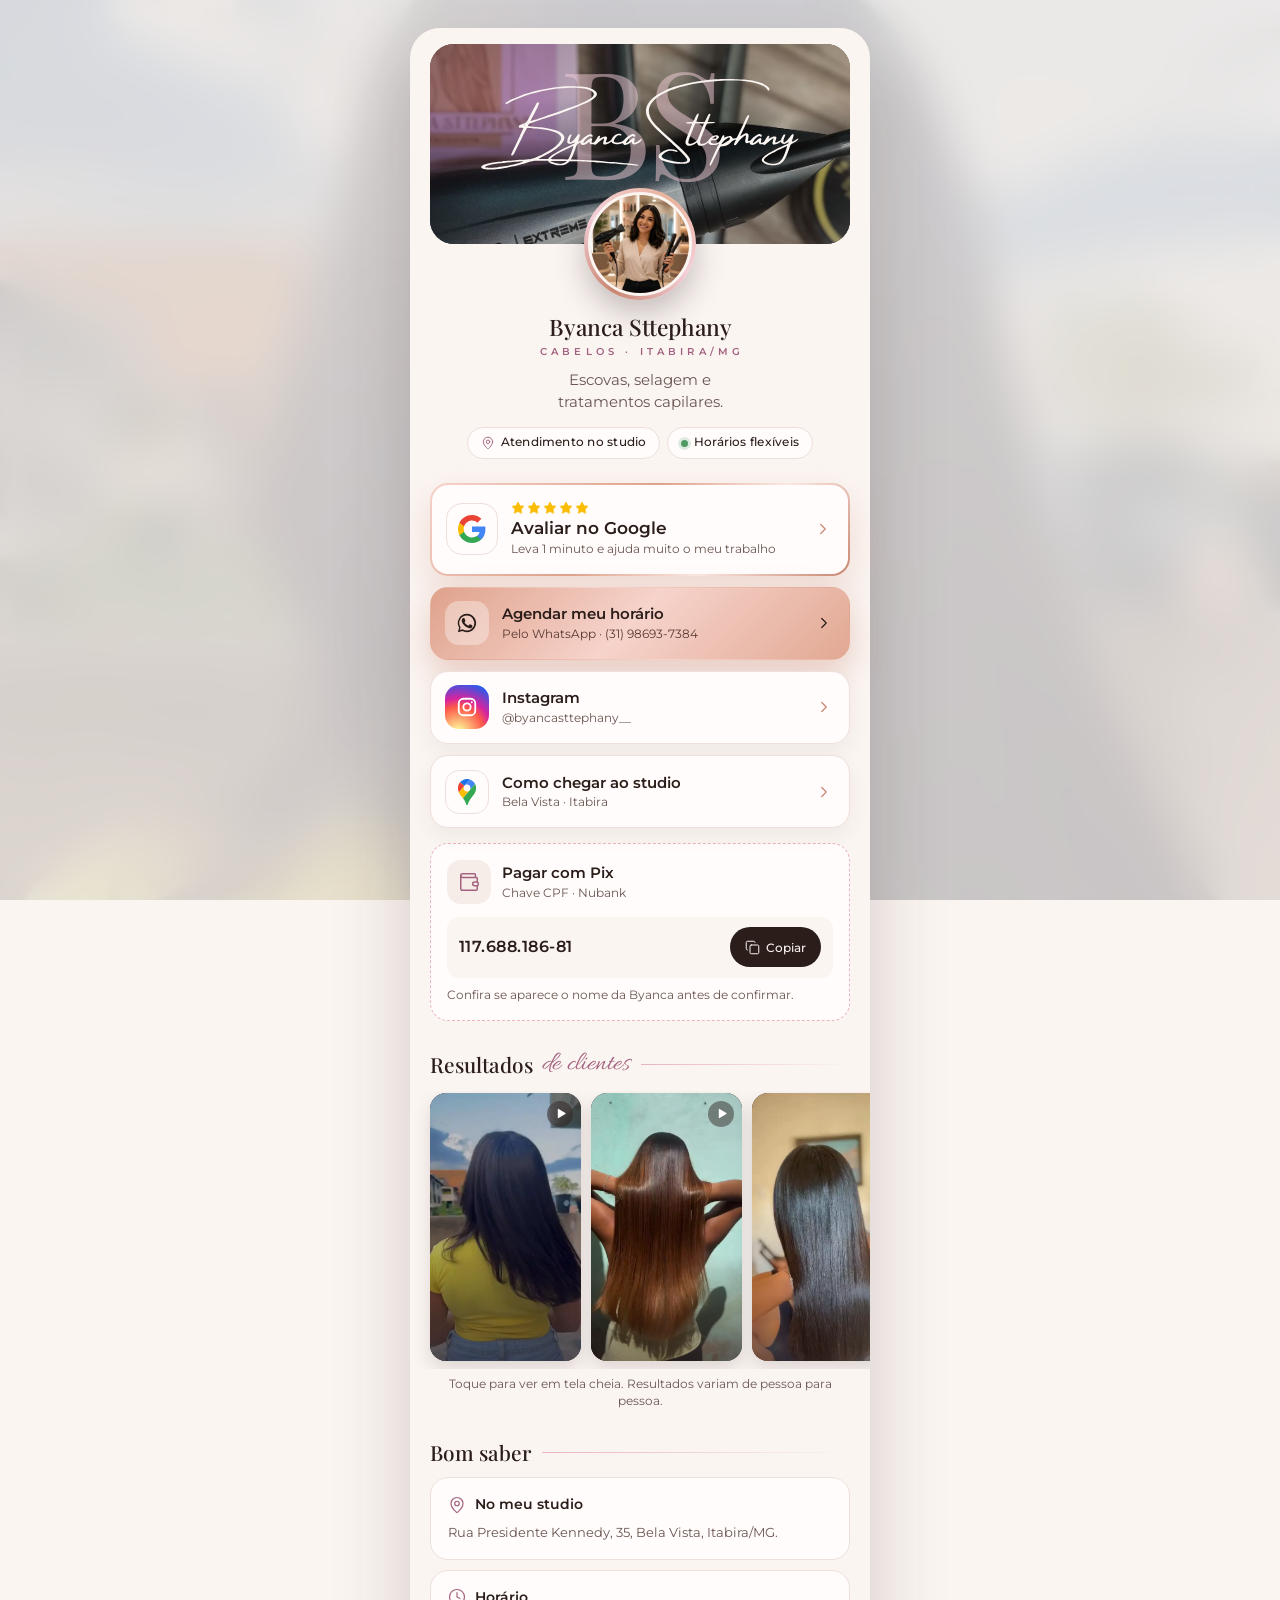
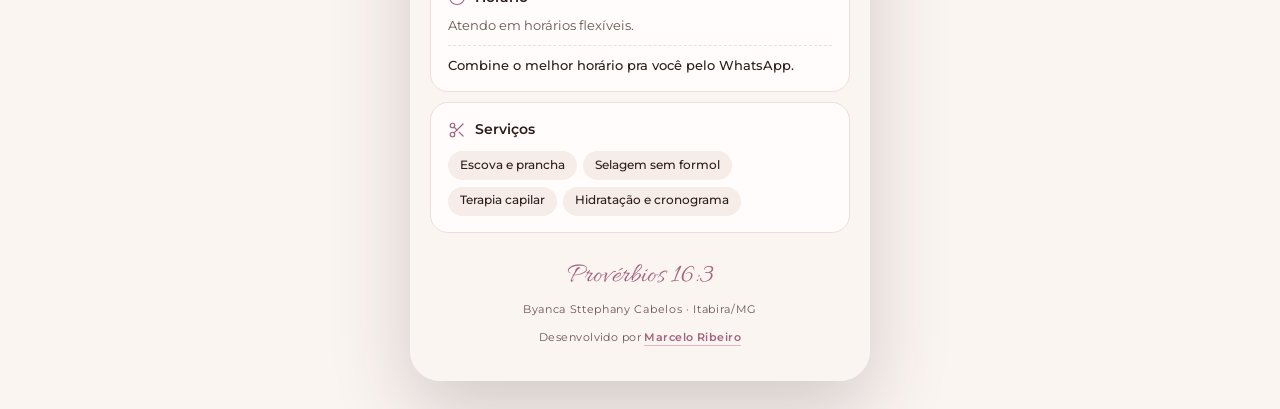
<file: links/index.html>
<!doctype html>
<html lang="pt-BR">
<head>
<meta charset="utf-8">
<meta name="viewport" content="width=device-width, initial-scale=1">
<script>document.documentElement.className += " js";</script>
<!-- =====================================================================
     PAGINA DE LINKS (link da bio do Instagram), 17/10/2026.
     No formato da pagina da Joyce (clientes/JoyceFerreiraNail/site), pedido
     dela: capa, retrato com aro, logo com brilho, avaliar no Google em
     destaque, agendar em cartao cheio, marcas com as cores oficiais, Pix,
     faixa de arrastar, "Bom saber" e faiscas no toque.
     O dourado da Joyce virou o rosa-ouro do carrossel de terapia dela.
     Ela pediu o linktree, NAO o site (17/10/2026): nada aqui leva pro site.
     Servida em dois enderecos: .../byanca-sttephany/links/ e
     placasnfc.com.br/byancasttephany/. Por isso NADA aqui usa ../ : o que a
     pagina usa mora em links/ (preparar-links.js) e o resto e link absoluto.
     Pagina de passagem: noindex e fora do sitemap.
     ===================================================================== -->
<title>Links | Byanca Sttephany Cabelos, Itabira/MG</title>
<meta name="description" content="Agende pelo WhatsApp, veja resultados de clientes, avalie no Google e saiba como chegar. Escova, selagem sem formol e tratamentos no studio, em Itabira/MG.">
<meta name="robots" content="noindex, follow">
<meta name="theme-color" content="#FBF5F2">
<link rel="canonical" href="https://marcel0gs.github.io/byanca-sttephany/links/">
<meta property="og:type" content="website">
<meta property="og:locale" content="pt_BR">
<meta property="og:site_name" content="Byanca Sttephany Cabelos">
<meta property="og:title" content="Byanca Sttephany Cabelos | Links">
<meta property="og:description" content="Agende pelo WhatsApp e veja resultados de clientes. Studio no Bela Vista, Itabira/MG.">
<meta property="og:url" content="https://marcel0gs.github.io/byanca-sttephany/links/">
<meta property="og:image" content="https://marcel0gs.github.io/byanca-sttephany/assets/img/og.jpg">
<meta name="twitter:card" content="summary_large_image">
<link rel="icon" href="https://marcel0gs.github.io/byanca-sttephany/favicon.png" type="image/png">
<link rel="apple-touch-icon" href="https://marcel0gs.github.io/byanca-sttephany/apple-touch-icon.png">
<link rel="preconnect" href="https://fonts.googleapis.com">
<link rel="preconnect" href="https://fonts.gstatic.com" crossorigin>
<link rel="stylesheet" href="https://fonts.googleapis.com/css2?family=Allura&family=Montserrat:wght@400;500;600&family=Playfair+Display:ital,wght@0,400;0,500;1,400&display=swap">
<link rel="preload" as="image" href="img/capa.webp" fetchpriority="high">
<style>
:root{
  --creme:#FBF5F2;--creme-2:#F6ECE8;--papel:#FFFCFB;--linha:#EEDFDA;
  --rosa:#F4CFD9;--rosa-2:#EBB3C3;--malva:#A3627F;--malva-esc:#8A4A67;
  /* o "ouro" da Joyce, aqui no rosa-ouro do carrossel de terapia */
  --rosa-ouro:#E9B39C;--rosa-ouro-esc:#C98670;
  --cafe:#2B1D1A;--cafe-2:#4A302A;--tinta:#2B1D1A;--tinta-suave:#6A5651;
  --serif:"Playfair Display",Georgia,serif;
  --sans:"Montserrat",system-ui,-apple-system,"Segoe UI",Arial,sans-serif;
  --script:"Allura","Playfair Display",cursive;
  --suave:cubic-bezier(.22,1,.36,1);
}
*,*::before,*::after{box-sizing:border-box}
html{-webkit-text-size-adjust:100%}
body{margin:0;color:var(--tinta);font:15px/1.5 var(--sans);overflow-x:clip;background:var(--creme)}
img,video{display:block;max-width:100%}
a{color:inherit}
button{font:inherit;color:inherit}
:focus-visible{outline:2px solid var(--malva);outline-offset:3px}
.i{width:24px;height:24px;flex:none;fill:none;stroke:currentColor;stroke-width:1.6;stroke-linecap:round;stroke-linejoin:round}

/* fundo: no computador, o cabelo desfocado atras da coluna */
.fundo{position:fixed;inset:0;z-index:-1;background:var(--creme)}
@media (min-width:620px){
  .fundo{background:url(img/r01.webp) center 30%/cover}
  .fundo::after{content:"";position:absolute;inset:0;background:rgba(251,245,242,.8);backdrop-filter:blur(22px);-webkit-backdrop-filter:blur(22px)}
}
.coluna{width:min(460px,100%);margin:0 auto;padding:14px 16px 40px}
@media (min-width:620px){.coluna{margin:28px auto;padding:16px 20px 36px;background:var(--creme);border-radius:30px;box-shadow:0 30px 80px rgba(43,29,26,.2)}}

/* ---------- topo: o cabelo, o logo, o retrato ---------- */
.topo{position:relative;text-align:center}
.capa{position:relative;isolation:isolate;height:200px;border-radius:24px;overflow:hidden;background:var(--cafe)}
.capa img{position:absolute;inset:0;z-index:-2;width:100%;height:100%;object-fit:cover;object-position:50% 50%}
.capa::after{content:"";position:absolute;inset:0;z-index:-1;background:radial-gradient(120% 90% at 50% 38%,rgba(43,29,26,.22),rgba(43,29,26,.5))}
/* o logo dela: BS rosa em serifa atras e a assinatura atravessando */
.logo{position:absolute;left:50%;top:40%;width:76%;translate:-50% -50%;aspect-ratio:672/193}
.logo__bs{position:absolute;left:50%;top:50%;translate:-50% -54%;font:400 150px/1 var(--serif);letter-spacing:-.04em;color:var(--rosa);opacity:.5;pointer-events:none}
/* a assinatura e uma mascara: a cor e o brilho que passa UMA vez vem daqui */
.logo__ass{
  position:absolute;inset:0;
  -webkit-mask:url(img/assinatura.svg) center/contain no-repeat;mask:url(img/assinatura.svg) center/contain no-repeat;
  background:linear-gradient(105deg,var(--creme) 42%,#fff 47%,var(--rosa) 50%,#fff 53%,var(--creme) 58%) 100% 0/250% 100% no-repeat;
}
.js .logo__ass{animation:varre 2s .6s ease-in-out both}
@keyframes varre{to{background-position:0 0}}
.retrato{
  position:relative;z-index:2;width:112px;height:112px;margin:-56px auto 0;border-radius:50%;padding:4px;
  background:conic-gradient(from 210deg,var(--rosa-ouro-esc),var(--rosa),var(--rosa-ouro),var(--rosa),var(--rosa-ouro-esc));
  box-shadow:0 14px 30px rgba(43,29,26,.25);
}
.retrato img{width:100%;height:100%;border-radius:50%;object-fit:cover;border:3px solid var(--creme)}
.nome{margin:14px 0 0;font:500 1.42rem/1.15 var(--serif);color:var(--tinta)}
.nome small{display:block;margin-top:.45rem;font:600 .62rem/1 var(--sans);letter-spacing:.42em;padding-left:.42em;color:var(--malva)}
.bio{margin:12px auto 0;max-width:31ch;text-wrap:balance;font-size:.92rem;color:var(--tinta-suave)}
.chips{display:flex;flex-wrap:wrap;justify-content:center;gap:.45rem;margin-top:14px}
.chip{display:inline-flex;align-items:center;gap:.35rem;padding:.38rem .8rem;border-radius:999px;background:var(--papel);border:1px solid var(--linha);font-size:.72rem;font-weight:500;letter-spacing:.02em;color:var(--tinta)}
.chip .i{width:14px;height:14px;color:var(--malva)}
.status:empty{display:none}
.status::before{content:"";width:7px;height:7px;border-radius:50%;background:var(--rosa-2)}
.status--aberto::before{background:#4E9A63;box-shadow:0 0 0 3px rgba(78,154,99,.18)}

/* ---------- os links ---------- */
.links{display:grid;gap:11px;margin-top:24px;list-style:none;padding:0}
.link{
  position:relative;isolation:isolate;overflow:hidden;
  display:grid;grid-template-columns:44px 1fr 18px;align-items:center;gap:.85rem;
  padding:.85rem 1rem .85rem .85rem;border-radius:18px;text-decoration:none;
  background:var(--papel);border:1px solid var(--linha);box-shadow:0 8px 22px rgba(43,29,26,.06);
  transition:transform .25s var(--suave),box-shadow .3s ease,border-color .3s ease;
}
.link:hover{transform:translateY(-2px);border-color:var(--rosa-2);box-shadow:0 14px 30px rgba(43,29,26,.12)}
.link:active{transform:scale(.985)}
/* o brilho que passa UMA vez no hover (templates/componentes/botao-brilho-hover) */
.link::before{content:"";position:absolute;top:0;left:-60%;width:40%;height:100%;z-index:1;background:linear-gradient(115deg,transparent,rgba(255,255,255,.6),transparent);transform:skewX(-20deg);transition:left .7s ease;pointer-events:none}
.link:hover::before{left:130%}
.link__ico{width:44px;height:44px;border-radius:14px;display:grid;place-items:center;background:var(--creme-2);color:var(--malva)}
.link__ico .i{width:22px;height:22px}
.link__txt{min-width:0}
.link__txt b{display:block;font:600 .95rem/1.25 var(--sans);color:var(--tinta)}
.link__txt small{display:block;margin-top:.15rem;font-size:.76rem;line-height:1.35;color:var(--tinta-suave)}
/* uma linha so: subtitulo que quebra deixa um botao mais alto que os outros */
.link:not(.link--avaliar) .link__txt small{white-space:nowrap;overflow:hidden;text-overflow:ellipsis}
.link__seta{width:18px;height:18px;color:var(--rosa-ouro-esc);transition:transform .3s var(--suave)}
.link:hover .link__seta{transform:translateX(3px)}
/* o principal: cheio, no rosa-ouro */
.link--cheio{background:linear-gradient(135deg,#DFA28C 0%,#F6D3CB 48%,#E2A893 100%);border-color:transparent;box-shadow:0 14px 32px rgba(201,134,112,.38)}
.link--cheio .link__ico{background:rgba(255,255,255,.35);color:var(--cafe)}
.link--cheio .link__ico .i--cheio{fill:currentColor;stroke:none}
.link--cheio .link__txt b{color:var(--cafe)}
.link--cheio .link__txt small{color:#5A3B33}
.link--cheio .link__seta{color:var(--cafe)}
.link--cheio:hover{border-color:transparent;box-shadow:0 18px 40px rgba(201,134,112,.48)}
/* avaliar: o destaque da pagina. Borda rosa-ouro em degrade, estrelas do Google e
   um brilho que passa sozinho de tempos em tempos */
.link--avaliar{
  grid-template-columns:52px 1fr 18px;padding:1rem 1rem 1rem .85rem;border:2px solid transparent;
  background:linear-gradient(var(--papel),var(--papel)) padding-box,linear-gradient(135deg,#F6D3CB,#DFA28C 45%,#FBE8E2 70%,#C98670) border-box;
  box-shadow:0 14px 34px rgba(201,134,112,.24);
}
.link--avaliar:hover{border-color:transparent;box-shadow:0 18px 40px rgba(201,134,112,.34)}
.link--avaliar::before{animation:passa 4.5s ease-in-out 1.4s infinite}
@keyframes passa{0%{left:-60%}28%,100%{left:130%}}
.link--avaliar .link__ico{width:52px;height:52px;border-radius:16px}
.link--avaliar .link__ico .i{width:28px;height:28px}
.link--avaliar .link__txt b{font-size:1.04rem}
.estrelas{display:flex;gap:2px;margin-bottom:.2rem}
.estrelas .i{width:14px;height:14px;fill:#FBBC04;stroke:#FBBC04;stroke-width:1}
/* marcas com as cores oficiais */
.link__ico--google,.link__ico--maps{background:var(--papel);border:1px solid var(--linha)}
.link__ico--google .i{width:24px;height:24px}
.link__ico--maps .i{width:26px;height:26px}
.link__ico--insta{background:radial-gradient(circle at 30% 107%,#FDF497 0%,#FDF497 5%,#FD5949 45%,#D6249F 60%,#285AEB 90%);color:#fff}
.link__ico--insta .i{stroke-width:2}
/* entrada em cascata, so com JS e sem "reduzir movimento" */
.js .links > li{animation:sobe .7s var(--suave) both;animation-delay:calc(var(--o,0) * 70ms + .35s)}
@keyframes sobe{from{opacity:0;transform:translateY(14px)}}

/* ---------- pix ---------- */
.pix{margin-top:11px;padding:1rem;border-radius:18px;background:var(--papel);border:1px dashed var(--rosa-2)}
.pix__cab{display:flex;align-items:center;gap:.7rem;text-align:left}
.pix__cab b{font-weight:600}
.pix__tipo{display:block;font-size:.74rem;color:var(--tinta-suave)}
.pix__chave{display:flex;align-items:center;gap:.6rem;margin-top:.8rem;padding:.65rem .75rem;border-radius:12px;background:var(--creme);font:600 .98rem/1.2 var(--sans);letter-spacing:.03em}
.pix__copiar{margin-left:auto;flex:none;display:inline-flex;align-items:center;gap:.35rem;min-height:40px;padding:.5rem .95rem;border-radius:999px;border:0;background:var(--cafe);color:var(--creme);font:500 .78rem var(--sans);cursor:pointer;transition:background .25s ease,transform .2s ease}
.pix__copiar .i{width:15px;height:15px}
.pix__copiar:active{transform:scale(.95)}
.pix__copiar.copiou{background:var(--malva)}
.pix__titular{margin:.55rem 0 0;font-size:.74rem;color:var(--tinta-suave)}

/* ---------- resultados: faixa de arrastar com os videos ---------- */
.titulo{display:flex;align-items:center;gap:.7rem;margin:30px 0 12px;font:500 1.3rem/1.2 var(--serif);color:var(--tinta)}
.titulo em{font:400 1.7rem/1 var(--script);color:var(--malva);margin-left:-.15rem}
.titulo::after{content:"";flex:1;height:1px;background:linear-gradient(90deg,var(--rosa-2),transparent)}
.galeria{display:flex;gap:10px;overflow-x:auto;scroll-snap-type:x mandatory;scroll-padding-inline:16px;margin:0 -16px;padding:2px 16px 8px;scrollbar-width:none;list-style:none}
.galeria::-webkit-scrollbar{display:none}
.galeria li{flex:0 0 40%;scroll-snap-align:start}
.res{
  position:relative;isolation:isolate;display:block;width:100%;aspect-ratio:9/16;overflow:hidden;padding:0;border:0;cursor:pointer;
  border-radius:16px;background:var(--cafe);box-shadow:0 8px 18px rgba(43,29,26,.14);-webkit-user-drag:none;user-select:none;
}
.res video,.res img{position:absolute;inset:0;z-index:-2;width:100%;height:100%;object-fit:cover;-webkit-user-drag:none;transition:scale .8s var(--suave)}
.res::after{content:"";position:absolute;inset:0;z-index:-1;background:linear-gradient(180deg,rgba(43,29,26,0) 60%,rgba(43,29,26,.55))}
.res:hover video,.res:hover img{scale:1.04}
.res__tag{position:absolute;right:8px;top:8px;width:26px;height:26px;border-radius:50%;display:grid;place-items:center;background:rgba(43,29,26,.45);color:#fff;backdrop-filter:blur(4px);-webkit-backdrop-filter:blur(4px)}
.res__tag .i{width:13px;height:13px;fill:currentColor;stroke:none}
.res__amp{position:absolute;left:10px;bottom:9px;display:inline-flex;align-items:center;gap:.3rem;font-size:.68rem;font-weight:600;letter-spacing:.04em;color:#fff}
.res__amp .i{width:13px;height:13px;stroke-width:2}
.nota{margin:.4rem 0 0;font-size:.72rem;color:var(--tinta-suave);text-align:center}
@media (hover:hover) and (pointer:fine){.galeria{cursor:grab}}
/* o snap desliga enquanto o mouse arrasta, senao cada pixel puxa de volta pro cartao */
.galeria.arrastando{scroll-snap-type:none;cursor:grabbing}
@media (min-width:620px){.galeria{margin:0 -20px;padding:2px 20px 8px;scroll-padding-inline:20px}.galeria li{flex-basis:36%}}

/* ---------- visor: o resultado em tela cheia ---------- */
.visor{position:fixed;inset:0;z-index:80;display:grid;place-items:center;padding:56px 14px 96px;background:rgba(30,19,16,.94);opacity:0;visibility:hidden;transition:opacity .3s ease,visibility 0s .3s}
.visor.on{opacity:1;visibility:visible;transition:opacity .3s ease}
@supports (backdrop-filter:blur(1px)){.visor{background:rgba(30,19,16,.86);backdrop-filter:blur(14px);-webkit-backdrop-filter:blur(14px)}}
.visor__quadro{position:relative;height:100%;max-height:760px;aspect-ratio:9/16;max-width:100%;border-radius:18px;overflow:hidden;background:#000;box-shadow:0 30px 80px rgba(0,0,0,.5);touch-action:pan-y}
.visor__quadro video,.visor__quadro img{width:100%;height:100%;object-fit:cover}
.visor__btn{position:absolute;display:grid;place-items:center;width:44px;height:44px;border-radius:50%;border:0;background:rgba(255,255,255,.12);color:#fff;cursor:pointer;transition:background .2s ease}
.visor__btn:hover{background:rgba(255,255,255,.24)}
.visor__btn .i{width:22px;height:22px}
.visor__fechar{top:10px;right:10px}
.visor__ant,.visor__prox{top:50%;translate:0 -50%}
.visor__ant{left:10px}.visor__prox{right:10px}
.visor__ant .i{rotate:180deg}
.visor__conta{position:absolute;top:22px;left:50%;translate:-50% 0;font-size:.78rem;letter-spacing:.12em;color:rgba(255,255,255,.75)}
.visor__agendar{position:absolute;left:50%;bottom:26px;translate:-50% 0;display:inline-flex;align-items:center;gap:.5rem;padding:.85rem 1.4rem;border-radius:999px;white-space:nowrap;text-decoration:none;font-weight:600;font-size:.88rem;color:var(--cafe);background:linear-gradient(135deg,#DFA28C,#F6D3CB 50%,#E2A893);box-shadow:0 12px 30px rgba(0,0,0,.35)}
.visor__agendar .i{width:19px;height:19px;fill:currentColor;stroke:none}
@media (max-width:619px){.visor__ant,.visor__prox{display:none}}

/* ---------- bom saber ---------- */
.info{display:grid;gap:10px}
.cartao{padding:1rem 1.05rem;border-radius:18px;background:var(--papel);border:1px solid var(--linha)}
.cartao__cab{display:flex;align-items:center;gap:.6rem;font-weight:600;font-size:.88rem}
.cartao__cab .i{width:18px;height:18px;color:var(--malva)}
.cartao p{margin:.45rem 0 0;font-size:.84rem;color:var(--tinta-suave)}
.cartao p b{color:var(--tinta);font-weight:600}
.cartao .taxa{margin-top:.6rem;padding-top:.6rem;border-top:1px dashed var(--linha);color:var(--tinta);font-weight:500}
.horas{display:grid;grid-template-columns:auto 1fr;gap:.15rem 1rem;margin:.55rem 0 0;font-size:.84rem}
.horas dt{color:var(--tinta-suave)}
.horas dd{margin:0;text-align:right;color:var(--tinta)}
.horas .hoje{color:var(--malva);font-weight:600}
.servicos{display:flex;flex-wrap:wrap;gap:.4rem;margin:.65rem 0 0;padding:0;list-style:none}
.servicos li{padding:.36rem .75rem;border-radius:999px;background:var(--creme-2);font-size:.74rem;font-weight:500;color:var(--tinta)}

.versiculo{margin:30px 0 0;text-align:center;font:400 1.75rem/1 var(--script);color:var(--malva)}
.rodape{margin-top:10px;text-align:center;font-size:.7rem;letter-spacing:.06em;color:var(--tinta-suave)}
.assinatura{margin:.6rem 0 0;text-align:center;font-size:.68rem;letter-spacing:.04em;color:var(--tinta-suave)}
.assinatura a{color:var(--malva);font-weight:600;text-decoration:none;border-bottom:1px solid var(--rosa-2);padding-bottom:1px;transition:color .2s ease}
.assinatura a:hover{color:var(--tinta)}

/* faiscas no toque, em rosa (como as douradas da Joyce) */
.faisca{position:fixed;z-index:90;width:12px;height:12px;pointer-events:none;color:var(--rosa-2);transform:translate(-50%,-50%);animation:faisca .8s var(--suave) forwards}
.faisca:nth-child(odd){color:var(--rosa-ouro)}
.faisca svg{width:100%;height:100%;fill:currentColor}
@keyframes faisca{to{transform:translate(calc(-50% + var(--dx)),calc(-50% + var(--dy))) scale(.2) rotate(90deg);opacity:0}}
.aviso{position:fixed;left:50%;bottom:22px;z-index:95;transform:translate(-50%,20px);opacity:0;padding:.6rem 1rem;border-radius:999px;background:var(--cafe);color:var(--creme);font-size:.8rem;transition:all .35s var(--suave);pointer-events:none}
.aviso.on{opacity:1;transform:translate(-50%,0)}

@media (prefers-reduced-motion:reduce){
  .js .links > li,.js .logo__ass{animation:none}
  .logo__ass{background-position:0 0}
  .faisca{display:none}
  .link,.link::before,.link__seta,.res video,.res img{transition:none}
  .link--avaliar::before{animation:none}
}
</style>
</head>
<body>

<svg width="0" height="0" style="position:absolute" aria-hidden="true" focusable="false">
  <symbol id="i-zap" viewBox="0 0 24 24"><path d="M17.5 14.4c-.3-.2-1.7-.9-2-1-.3-.1-.5-.2-.7.1s-.8 1-.9 1.2c-.2.2-.3.2-.6.1-.3-.2-1.2-.5-2.3-1.4-.9-.8-1.4-1.7-1.6-2-.2-.3 0-.5.1-.6.1-.1.3-.3.4-.5.1-.2.2-.3.3-.5 0-.2 0-.4 0-.5 0-.2-.7-1.6-.9-2.2-.2-.5-.5-.5-.7-.5h-.6c-.2 0-.5.1-.8.4-.3.3-1 1-1 2.5s1.1 2.9 1.2 3.1c.1.2 2.1 3.2 5 4.4.7.3 1.2.5 1.7.6.7.2 1.3.2 1.8.1.6-.1 1.7-.7 1.9-1.4.2-.7.2-1.2.2-1.4-.1-.1-.3-.2-.6-.3ZM12 2a10 10 0 0 0-8.6 15.1L2 22l5-1.3A10 10 0 1 0 12 2Zm0 18.2c-1.6 0-3.2-.4-4.5-1.2l-.3-.2-3 .8.8-2.9-.2-.3A8.2 8.2 0 1 1 12 20.2Z"/></symbol>
  <symbol id="i-insta" viewBox="0 0 24 24"><rect x="3" y="3" width="18" height="18" rx="5"/><circle cx="12" cy="12" r="4"/><circle cx="17.2" cy="6.8" r="1.1" fill="currentColor" stroke="none"/></symbol>
  <symbol id="i-pin" viewBox="0 0 24 24"><path d="M20 10c0 4.993-5.539 10.193-7.399 11.799a1 1 0 0 1-1.202 0C9.539 20.193 4 14.993 4 10a8 8 0 0 1 16 0"/><circle cx="12" cy="10" r="3"/></symbol>
  <symbol id="i-estrela" viewBox="0 0 24 24"><path d="M11.525 2.295a.53.53 0 0 1 .95 0l2.31 4.679a2.123 2.123 0 0 0 1.595 1.16l5.166.756a.53.53 0 0 1 .294.904l-3.736 3.638a2.123 2.123 0 0 0-.611 1.878l.882 5.14a.53.53 0 0 1-.771.56l-4.618-2.428a2.122 2.122 0 0 0-1.973 0L6.396 21.01a.53.53 0 0 1-.77-.56l.881-5.139a2.122 2.122 0 0 0-.611-1.879L2.16 9.795a.53.53 0 0 1 .294-.906l5.165-.755a2.122 2.122 0 0 0 1.597-1.16z"/></symbol>
  <symbol id="i-relogio" viewBox="0 0 24 24"><circle cx="12" cy="12" r="10"/><path d="M12 6v6l4 2"/></symbol>
  <symbol id="i-brilho" viewBox="0 0 24 24"><path d="M11.017 2.814a1 1 0 0 1 1.966 0l1.051 5.558a2 2 0 0 0 1.594 1.594l5.558 1.051a1 1 0 0 1 0 1.966l-5.558 1.051a2 2 0 0 0-1.594 1.594l-1.051 5.558a1 1 0 0 1-1.966 0l-1.051-5.558a2 2 0 0 0-1.594-1.594l-5.558-1.051a1 1 0 0 1 0-1.966l5.558-1.051a2 2 0 0 0 1.594-1.594z"/><path d="M20 2v4"/><path d="M22 4h-4"/><circle cx="4" cy="20" r="2"/></symbol>
  <symbol id="i-tesoura" viewBox="0 0 24 24"><circle cx="6" cy="6" r="3"/><path d="M8.12 8.12 12 12"/><path d="M20 4 8.12 15.88"/><circle cx="6" cy="18" r="3"/><path d="M14.8 14.8 20 20"/></symbol>
  <symbol id="i-copiar" viewBox="0 0 24 24"><rect width="14" height="14" x="8" y="8" rx="2" ry="2"/><path d="M4 16c-1.1 0-2-.9-2-2V4c0-1.1.9-2 2-2h10c1.1 0 2 .9 2 2"/></symbol>
  <symbol id="i-play" viewBox="0 0 24 24"><path d="M7 4.5v15a1 1 0 0 0 1.5.86l12.4-7.5a1 1 0 0 0 0-1.72L8.5 3.64A1 1 0 0 0 7 4.5z"/></symbol>
  <symbol id="i-expandir" viewBox="0 0 24 24"><path d="M15 3h6v6"/><path d="m21 3-7 7"/><path d="m3 21 7-7"/><path d="M9 21H3v-6"/></symbol>
  <symbol id="i-x" viewBox="0 0 24 24"><path d="M18 6 6 18"/><path d="m6 6 12 12"/></symbol>
  <!-- Google, Maps (cores oficiais, do Wikimedia Commons), seta e carteira: copiados da pagina da Joyce -->
  <symbol id="i-google" viewBox="1 1 22 22"><g stroke="none"><path d="M22.56 12.25c0-.78-.07-1.53-.2-2.25H12v4.26h5.92c-.26 1.37-1.04 2.53-2.21 3.31v2.77h3.57c2.08-1.92 3.28-4.74 3.28-8.09z" fill="#4285F4"/><path d="M12 23c2.97 0 5.46-.98 7.28-2.66l-3.57-2.77c-.98.66-2.23 1.06-3.71 1.06-2.86 0-5.29-1.93-6.16-4.53H2.18v2.84C3.99 20.53 7.7 23 12 23z" fill="#34A853"/><path d="M5.84 14.09c-.22-.66-.35-1.36-.35-2.09s.13-1.43.35-2.09V7.07H2.18C1.43 8.55 1 10.22 1 12s.43 3.45 1.18 4.93l2.85-2.22.81-.62z" fill="#FBBC05"/><path d="M12 5.38c1.62 0 3.06.56 4.21 1.64l3.15-3.15C17.45 2.09 14.97 1 12 1 7.7 1 3.99 3.47 2.18 7.07l3.66 2.84c.87-2.6 3.3-4.53 6.16-4.53z" fill="#EA4335"/></g></symbol>
  <symbol id="i-maps" viewBox="0 0 92.3 132.3"><g stroke="none"><path fill="#1a73e8" d="M60.2 2.2C55.8.8 51 0 46.1 0 32 0 19.3 6.4 10.8 16.5l21.8 18.3L60.2 2.2z"/><path fill="#ea4335" d="M10.8 16.5C4.1 24.5 0 34.9 0 46.1c0 8.7 1.7 15.7 4.6 22l28-33.3-21.8-18.3z"/><path fill="#4285f4" d="M46.2 28.5c9.8 0 17.7 7.9 17.7 17.7 0 4.3-1.6 8.3-4.2 11.4 0 0 13.9-16.6 27.5-32.7-5.6-10.8-15.3-19-27-22.7L32.6 34.8c3.3-3.8 8.1-6.3 13.6-6.3"/><path fill="#fbbc04" d="M46.2 63.8c-9.8 0-17.7-7.9-17.7-17.7 0-4.3 1.5-8.3 4.1-11.3l-28 33.3c4.8 10.6 12.8 19.2 21 29.9l34.1-40.5c-3.3 3.9-8.1 6.3-13.5 6.3"/><path fill="#34a853" d="M59.1 109.2c15.4-24.1 33.3-35 33.3-63 0-7.7-1.9-14.9-5.2-21.3L25.6 98c2.6 3.4 5.3 7.3 7.9 11.3 9.4 14.5 6.8 23.1 12.8 23.1s3.4-8.7 12.8-23.2"/></g></symbol>
  <symbol id="i-dir" viewBox="0 0 24 24"><path d="m9 18 6-6-6-6"/></symbol>
  <symbol id="i-carteira" viewBox="0 0 24 24"><path d="M19 7V4a1 1 0 0 0-1-1H5a2 2 0 0 0 0 4h15a1 1 0 0 1 1 1v4h-3a2 2 0 0 0 0 4h3a1 1 0 0 0 1-1v-2a1 1 0 0 0-1-1"/><path d="M3 5v14a2 2 0 0 0 2 2h15a1 1 0 0 0 1-1v-4"/></symbol>
</svg>

<div class="fundo" aria-hidden="true"></div>

<main class="coluna">

  <header class="topo">
    <!-- capa: a foto do secador Lizze e da prancha, com o cartao rosa dela (escolha do
         Marcelo, 17/10/2026), atras de um veu cafe, com o logo dela por cima -->
    <div class="capa">
      <img src="img/capa.webp" width="1000" height="513" alt="Secador, prancha e o cartão da Byanca sobre a bancada" fetchpriority="high">
      <div class="logo" role="img" aria-label="Logo Byanca Sttephany"><span class="logo__bs" aria-hidden="true">BS</span><span class="logo__ass"></span></div>
    </div>
    <div class="retrato"><img src="img/retrato.webp" width="300" height="300" alt="Byanca Sttephany"></div>
    <h1 class="nome">Byanca Sttephany<small>CABELOS · ITABIRA/MG</small></h1>
    <!-- a bio do Instagram dela -->
    <p class="bio">Escovas, selagem e tratamentos capilares.</p>
    <div class="chips">
      <span class="chip"><svg class="i" aria-hidden="true"><use href="#i-pin"/></svg>Atendimento no studio</span>
      <span class="chip status status--aberto">Horários flexíveis</span>
    </div>
  </header>

  <ul class="links">
    <!-- placeid da ficha "Byanca Sttephany - Cabelos" (Places API, 17/10/2026).
         Em 17/10/2026 a ficha tinha ZERO avaliacoes: nao por nota nem contagem aqui -->
    <li style="--o:0"><a class="link link--avaliar" href="https://search.google.com/local/writereview?placeid=ChIJhYIeJI2hpQARlTOitDYFLzE" target="_blank" rel="noopener">
      <span class="link__ico link__ico--google"><svg class="i" aria-hidden="true"><use href="#i-google"/></svg></span>
      <span class="link__txt">
        <span class="estrelas" aria-hidden="true"><svg class="i"><use href="#i-estrela"/></svg><svg class="i"><use href="#i-estrela"/></svg><svg class="i"><use href="#i-estrela"/></svg><svg class="i"><use href="#i-estrela"/></svg><svg class="i"><use href="#i-estrela"/></svg></span>
        <b>Avaliar no Google</b><small>Leva 1 minuto e ajuda muito o meu trabalho</small>
      </span>
      <svg class="i link__seta" aria-hidden="true"><use href="#i-dir"/></svg>
    </a></li>
    <!-- ela nao tem agenda online: o agendar e pelo WhatsApp. Mensagem sem emoji (vira losango no wa.me) -->
    <li style="--o:1"><a class="link link--cheio" data-agendar href="https://wa.me/5531986937384?text=Ol%C3%A1%2C%20Byanca!%20Vim%20pelo%20link%20da%20bio%20e%20quero%20agendar%20um%20hor%C3%A1rio." target="_blank" rel="noopener">
      <span class="link__ico"><svg class="i i--cheio" aria-hidden="true"><use href="#i-zap"/></svg></span>
      <span class="link__txt"><b>Agendar meu horário</b><small>Pelo WhatsApp · (31) 98693-7384</small></span>
      <svg class="i link__seta" aria-hidden="true"><use href="#i-dir"/></svg>
    </a></li>
    <li style="--o:2"><a class="link" href="https://www.instagram.com/byancasttephany__/" target="_blank" rel="noopener">
      <span class="link__ico link__ico--insta"><svg class="i" aria-hidden="true"><use href="#i-insta"/></svg></span>
      <span class="link__txt"><b>Instagram</b><small>@byancasttephany__</small></span>
      <svg class="i link__seta" aria-hidden="true"><use href="#i-dir"/></svg>
    </a></li>
    <!-- endereco novo (14/11/2026): busca do Maps pelo endereco, ate ela mandar o link do lugar -->
    <li style="--o:3"><a class="link" href="https://www.google.com/maps/search/?api=1&amp;query=Rua%20Presidente%20Kennedy%2C%2035%2C%20Bela%20Vista%2C%20Itabira%20-%20MG" target="_blank" rel="noopener">
      <span class="link__ico link__ico--maps"><svg class="i" aria-hidden="true"><use href="#i-maps"/></svg></span>
      <span class="link__txt"><b>Como chegar ao studio</b><small>Bela Vista · Itabira</small></span>
      <svg class="i link__seta" aria-hidden="true"><use href="#i-dir"/></svg>
    </a></li>
  </ul>

  <!-- PIX: chave passada pelo Marcelo em 17/10/2026 (11768818681, Nubank). Sao 11 digitos
       e fecham os dois digitos verificadores de CPF, entao o tipo e CPF. O nome da titular
       nao foi confirmado: por isso o texto pede pra conferir, sem dizer o nome -->
  <section class="pix" id="pix" data-chave="11768818681" aria-label="Pagar com Pix">
    <div class="pix__cab">
      <span class="link__ico"><svg class="i" aria-hidden="true"><use href="#i-carteira"/></svg></span>
      <div><b>Pagar com Pix</b><span class="pix__tipo">Chave CPF · Nubank</span></div>
    </div>
    <div class="pix__chave"><span>117.688.186-81</span><button class="pix__copiar" type="button"><svg class="i" aria-hidden="true"><use href="#i-copiar"/></svg><span>Copiar</span></button></div>
    <p class="pix__titular">Confira se aparece o nome da Byanca antes de confirmar.</p>
  </section>

  <h2 class="titulo">Resultados <em>de clientes</em></h2>
  <!-- ordem pedida pelo Marcelo (17/10/2026): os dois reels que ja estao no site, depois
       18.58.09 e 18.57.43, depois os outros oito e a unica foto (preparar-links.js).
       Tocam sem som so enquanto estao na tela; o toque abre o visor -->
  <ul class="galeria" aria-label="Resultados de clientes: toque para ver em tela cheia">
    <li><button class="res" type="button" data-src="video/r01.mp4" aria-label="Resultado 1, vídeo"><video muted loop playsinline preload="none" poster="img/r01.webp"></video><span class="res__tag" aria-hidden="true"><svg class="i"><use href="#i-play"/></svg></span></button></li>
    <li><button class="res" type="button" data-src="video/r02.mp4" aria-label="Resultado 2, vídeo"><video muted loop playsinline preload="none" poster="img/r02.webp"></video><span class="res__tag" aria-hidden="true"><svg class="i"><use href="#i-play"/></svg></span></button></li>
    <li><button class="res" type="button" data-src="video/r03.mp4" aria-label="Resultado 3, vídeo"><video muted loop playsinline preload="none" poster="img/r03.webp"></video><span class="res__tag" aria-hidden="true"><svg class="i"><use href="#i-play"/></svg></span></button></li>
    <li><button class="res" type="button" data-src="video/r04.mp4" aria-label="Resultado 4, vídeo"><video muted loop playsinline preload="none" poster="img/r04.webp"></video><span class="res__tag" aria-hidden="true"><svg class="i"><use href="#i-play"/></svg></span></button></li>
    <li><button class="res" type="button" data-src="video/r05.mp4" aria-label="Resultado 5, vídeo"><video muted loop playsinline preload="none" poster="img/r05.webp"></video><span class="res__tag" aria-hidden="true"><svg class="i"><use href="#i-play"/></svg></span></button></li>
    <li><button class="res" type="button" data-src="video/r06.mp4" aria-label="Resultado 6, vídeo"><video muted loop playsinline preload="none" poster="img/r06.webp"></video><span class="res__tag" aria-hidden="true"><svg class="i"><use href="#i-play"/></svg></span></button></li>
    <li><button class="res" type="button" data-src="video/r07.mp4" aria-label="Resultado 7, vídeo"><video muted loop playsinline preload="none" poster="img/r07.webp"></video><span class="res__tag" aria-hidden="true"><svg class="i"><use href="#i-play"/></svg></span></button></li>
    <li><button class="res" type="button" data-src="video/r08.mp4" aria-label="Resultado 8, vídeo"><video muted loop playsinline preload="none" poster="img/r08.webp"></video><span class="res__tag" aria-hidden="true"><svg class="i"><use href="#i-play"/></svg></span></button></li>
    <li><button class="res" type="button" data-src="img/ondas.webp" aria-label="Resultado 9, foto"><img src="img/ondas.webp" width="720" height="960" loading="lazy" decoding="async" alt=""></button></li>
    <li><button class="res" type="button" data-src="video/r09.mp4" aria-label="Resultado 10, vídeo"><video muted loop playsinline preload="none" poster="img/r09.webp"></video><span class="res__tag" aria-hidden="true"><svg class="i"><use href="#i-play"/></svg></span></button></li>
    <li><button class="res" type="button" data-src="video/r10.mp4" aria-label="Resultado 11, vídeo"><video muted loop playsinline preload="none" poster="img/r10.webp"></video><span class="res__tag" aria-hidden="true"><svg class="i"><use href="#i-play"/></svg></span></button></li>
    <li><button class="res" type="button" data-src="video/r11.mp4" aria-label="Resultado 12, vídeo"><video muted loop playsinline preload="none" poster="img/r11.webp"></video><span class="res__tag" aria-hidden="true"><svg class="i"><use href="#i-play"/></svg></span></button></li>
    <li><button class="res" type="button" data-src="video/r12.mp4" aria-label="Resultado 13, vídeo"><video muted loop playsinline preload="none" poster="img/r12.webp"></video><span class="res__tag" aria-hidden="true"><svg class="i"><use href="#i-play"/></svg></span></button></li>
  </ul>
  <p class="nota">Toque para ver em tela cheia. Resultados variam de pessoa para pessoa.</p>

  <h2 class="titulo">Bom saber</h2>
  <div class="info">
    <!-- pedido dela (14/11/2026): nao atende mais a domicilio. Saiu o cartao
         "Cabeleireira a domicilio" e o chip do topo virou "Atendimento no studio" -->
    <div class="cartao">
      <div class="cartao__cab"><svg class="i" aria-hidden="true"><use href="#i-pin"/></svg>No meu studio</div>
      <p>Rua Presidente Kennedy, 35, Bela Vista, Itabira/MG.</p>
    </div>
    <!-- pedido dela (19/10/2026): "atendo em horarios flexiveis", no lugar do horario da ficha -->
    <div class="cartao">
      <div class="cartao__cab"><svg class="i" aria-hidden="true"><use href="#i-relogio"/></svg>Horário</div>
      <p>Atendo em horários flexíveis.</p>
      <p class="taxa">Combine o melhor horário pra você pelo WhatsApp.</p>
    </div>
    <div class="cartao">
      <div class="cartao__cab"><svg class="i" aria-hidden="true"><use href="#i-tesoura"/></svg>Serviços</div>
      <ul class="servicos">
        <li>Escova e prancha</li>
        <li>Selagem sem formol</li>
        <li>Terapia capilar</li>
        <li>Hidratação e cronograma</li>
      </ul>
    </div>
  </div>

  <!-- a bio dela abre com o versiculo -->
  <p class="versiculo">Provérbios 16:3</p>
  <p class="rodape">Byanca Sttephany Cabelos · Itabira/MG</p>
  <p class="assinatura">Desenvolvido por <a href="https://marcel0gs.github.io/marcelo-ribeiro-digital/" target="_blank" rel="noopener">Marcelo Ribeiro</a></p>
</main>

<div class="visor" role="dialog" aria-modal="true" aria-label="Resultado em tela cheia" hidden>
  <span class="visor__conta" data-conta></span>
  <div class="visor__quadro" data-quadro></div>
  <button class="visor__btn visor__fechar" type="button" aria-label="Fechar"><svg class="i" aria-hidden="true"><use href="#i-x"/></svg></button>
  <button class="visor__btn visor__ant" type="button" aria-label="Anterior"><svg class="i" aria-hidden="true"><use href="#i-dir"/></svg></button>
  <button class="visor__btn visor__prox" type="button" aria-label="Próximo"><svg class="i" aria-hidden="true"><use href="#i-dir"/></svg></button>
  <a class="visor__agendar" href="https://wa.me/5531986937384?text=Ol%C3%A1%2C%20Byanca!%20Vi%20os%20resultados%20no%20link%20da%20bio%20e%20quero%20agendar%20um%20hor%C3%A1rio." target="_blank" rel="noopener"><svg class="i" aria-hidden="true"><use href="#i-zap"/></svg>Quero agendar</a>
</div>

<div class="aviso" role="status" aria-live="polite"></div>

<script>
(function(){
  "use strict";
  var reduzido = !!(window.matchMedia && matchMedia("(prefers-reduced-motion: reduce)").matches);
  var economia = !!(navigator.connection && navigator.connection.saveData);
  var anima = !reduzido && !economia;
  function toca(v){ var p = v.play(); if (p && p.catch) p.catch(function(){}); }

  /* 1. horario: ela atende em horarios flexiveis (19/10/2026), entao o chip do topo
     e fixo no HTML e nao ha mais calculo de aberto ou fechado */

  /* 2. faiscas no toque, no topo e nos botoes (como as da Joyce, em rosa) */
  var estrela = '<svg viewBox="0 0 24 24"><path d="M12 0c.6 6.2 5.8 11.4 12 12-6.2.6-11.4 5.8-12 12-.6-6.2-5.8-11.4-12-12C6.2 11.4 11.4 6.2 12 0z"/></svg>';
  function faiscas(x, y){
    if (reduzido) return;
    for (var k = 0; k < 9; k++) {
      var f = document.createElement("span"), ang = Math.random() * Math.PI * 2, dist = 30 + Math.random() * 46;
      f.className = "faisca"; f.innerHTML = estrela;
      f.style.left = x + "px"; f.style.top = y + "px";
      f.style.setProperty("--dx", (Math.cos(ang) * dist).toFixed(1) + "px");
      f.style.setProperty("--dy", (Math.sin(ang) * dist).toFixed(1) + "px");
      var t = 7 + Math.random() * 9; f.style.width = f.style.height = t + "px";
      document.body.appendChild(f);
      setTimeout(function(el){ return function(){ el.remove(); }; }(f), 850);
    }
  }
  document.addEventListener("pointerdown", function(e){
    if (e.target.closest(".topo, .link, .pix__copiar, .visor__agendar")) faiscas(e.clientX, e.clientY);
  });

  /* 3. aviso curto no pe da tela */
  var aviso = document.querySelector(".aviso"), tAviso;
  function avisa(txt){ aviso.textContent = txt; aviso.classList.add("on"); clearTimeout(tAviso); tAviso = setTimeout(function(){ aviso.classList.remove("on"); }, 2200); }

  /* 4. pix: copia so os digitos */
  var pix = document.getElementById("pix"), bPix = pix && pix.querySelector(".pix__copiar");
  if (bPix) bPix.addEventListener("click", function(){
    var chave = pix.getAttribute("data-chave");
    var ok = function(){ bPix.classList.add("copiou"); bPix.lastChild.textContent = "Copiado"; avisa("Chave Pix copiada");
      setTimeout(function(){ bPix.classList.remove("copiou"); bPix.lastChild.textContent = "Copiar"; }, 2200); };
    if (navigator.clipboard && window.isSecureContext) navigator.clipboard.writeText(chave).then(ok, function(){ avisa("Copie a chave acima"); });
    else {
      var t = document.createElement("textarea"); t.value = chave; t.style.position = "fixed"; t.style.opacity = "0";
      document.body.appendChild(t); t.select();
      try { document.execCommand("copy"); ok(); } catch (e) { avisa("Copie a chave acima"); }
      document.body.removeChild(t);
    }
  });

  /* 5. resultados: tocam sem som so enquanto estao na tela (o IO conta o corte da faixa) */
  var gal = document.querySelector(".galeria");
  var itens = Array.prototype.slice.call(document.querySelectorAll(".res"));
  if (anima && "IntersectionObserver" in window) {
    var io = new IntersectionObserver(function(es){
      es.forEach(function(e){
        var v = e.target.querySelector("video");
        if (!v) return;
        if (e.isIntersecting) { if (!v.src) v.src = e.target.getAttribute("data-src"); toca(v); }
        else v.pause();
      });
    }, { threshold: .6 });
    itens.forEach(function(b){ io.observe(b); });
  }

  /* 6. a faixa: o dedo e o trackpad ja rolam; o mouse precisa do arraste.
     Depois de arrastar, o clique que vem junto nao abre o visor. */
  var arrastou = false;
  if (gal) {
    var arr = null;
    gal.addEventListener("dragstart", function(e){ e.preventDefault(); });
    gal.addEventListener("pointerdown", function(e){
      if (e.pointerType !== "mouse" || e.button !== 0) return;
      arr = { x: e.clientX, s: gal.scrollLeft, moveu: false }; arrastou = false;
    });
    gal.addEventListener("pointermove", function(e){
      if (!arr) return;
      var dx = e.clientX - arr.x;
      if (!arr.moveu) { if (Math.abs(dx) < 5) return; arr.moveu = true; gal.classList.add("arrastando"); gal.setPointerCapture(e.pointerId); }
      gal.scrollLeft = arr.s - dx;
    });
    var solta = function(){
      if (!arr) return;
      var moveu = arr.moveu, dir = arr.s - gal.scrollLeft < 0 ? 1 : -1; arr = null;
      if (!moveu) return;
      arrastou = true;
      /* para no cartao mais perto, puxado um quarto pro lado do arraste */
      var base = gal.getBoundingClientRect().left + parseFloat(getComputedStyle(gal).scrollPaddingLeft || 0);
      var max = gal.scrollWidth - gal.clientWidth, alvo = gal.scrollLeft, mira = gal.scrollLeft + dir * gal.firstElementChild.offsetWidth * .25, melhor = Infinity;
      Array.prototype.forEach.call(gal.children, function(li){
        var pos = Math.min(max, Math.max(0, gal.scrollLeft + li.getBoundingClientRect().left - base));
        if (Math.abs(pos - mira) < melhor) { melhor = Math.abs(pos - mira); alvo = pos; }
      });
      gal.scrollTo({ left: alvo, behavior: reduzido ? "auto" : "smooth" });
      setTimeout(function(){ gal.classList.remove("arrastando"); }, reduzido ? 0 : 450);
    };
    gal.addEventListener("pointerup", solta);
    gal.addEventListener("pointercancel", solta);
    gal.addEventListener("click", function(e){ if (arrastou) { e.preventDefault(); e.stopPropagation(); arrastou = false; } }, true);
  }

  /* 7. visor: o resultado em tela cheia, com setas, teclado, arraste de lado e o
     botao de agendar embaixo. A faixa para enquanto ele esta aberto */
  var visor = document.querySelector(".visor"), quadro = visor.querySelector("[data-quadro]"), conta = visor.querySelector("[data-conta]");
  var fechar = visor.querySelector(".visor__fechar"), atual = -1, origem = null, tFecha;
  function mostra(i){
    atual = (i + itens.length) % itens.length;
    var src = itens[atual].getAttribute("data-src"), el;
    if (/\.mp4$/.test(src)) {
      el = document.createElement("video");
      el.muted = true; el.loop = true; el.playsInline = true; el.setAttribute("playsinline", "");
      el.poster = itens[atual].querySelector("video").getAttribute("poster");
      el.src = src; if (!reduzido) el.autoplay = true; else el.controls = true;
    } else { el = document.createElement("img"); el.src = src; el.alt = ""; }
    quadro.innerHTML = ""; quadro.appendChild(el);
    if (el.autoplay) toca(el);
    conta.textContent = (atual + 1) + " / " + itens.length;
  }
  function abre(i, btn){
    clearTimeout(tFecha);
    origem = btn;
    itens.forEach(function(b){ var v = b.querySelector("video"); if (v) v.pause(); });
    visor.hidden = false; void visor.offsetWidth; visor.classList.add("on");
    document.documentElement.style.overflow = "hidden";
    mostra(i); fechar.focus();
  }
  function fecha(){
    visor.classList.remove("on");
    document.documentElement.style.overflow = "";
    tFecha = setTimeout(function(){ visor.hidden = true; quadro.innerHTML = ""; }, 300);
    if (origem) origem.focus({ preventScroll: true });
    /* a faixa volta a tocar o que esta na tela */
    if (io) itens.forEach(function(b){ io.unobserve(b); io.observe(b); });
  }
  itens.forEach(function(b, i){ b.addEventListener("click", function(){ abre(i, b); }); });
  fechar.addEventListener("click", fecha);
  visor.querySelector(".visor__ant").addEventListener("click", function(){ mostra(atual - 1); });
  visor.querySelector(".visor__prox").addEventListener("click", function(){ mostra(atual + 1); });
  visor.addEventListener("click", function(e){ if (e.target === visor) fecha(); });
  document.addEventListener("keydown", function(e){
    if (visor.hidden || !visor.classList.contains("on")) return;
    if (e.key === "Escape") fecha();
    else if (e.key === "ArrowLeft") mostra(atual - 1);
    else if (e.key === "ArrowRight") mostra(atual + 1);
    else if (e.key === "Tab") {
      /* o foco fica dentro do visor */
      var f = Array.prototype.filter.call(visor.querySelectorAll("button, a"), function(x){ return x.offsetParent !== null; });
      var ix = f.indexOf(document.activeElement);
      if (e.shiftKey && ix <= 0) { e.preventDefault(); f[f.length - 1].focus(); }
      else if (!e.shiftKey && ix === f.length - 1) { e.preventDefault(); f[0].focus(); }
    }
  });
  /* arraste de lado no quadro troca de resultado (no celular as setas somem) */
  var ini = null;
  quadro.addEventListener("pointerdown", function(e){ ini = { x: e.clientX, y: e.clientY }; });
  quadro.addEventListener("pointerup", function(e){
    if (!ini) return;
    var dx = e.clientX - ini.x, dy = e.clientY - ini.y; ini = null;
    if (Math.abs(dx) > 45 && Math.abs(dx) > Math.abs(dy)) mostra(atual + (dx < 0 ? 1 : -1));
  });
  quadro.addEventListener("pointercancel", function(){ ini = null; });
})();
</script>
</body>
</html>
</file>
<file: assets/css/site.css>
/* =====================================================================
   Byanca Sttephany Cabelos: site.css
   Identidade tirada das peças dela (16/10/2026): o BS rosa da logo em
   serifa Didone, a assinatura preta vetorizada, o malva das
   "vantagens", o café e o dourado da selagem e o marrom com rosa-ouro da
   terapia capilar. Playfair Display nos títulos (a Bodoni Moda da primeira
   versão foi reprovada em 16/10/2026: fina demais em tamanho pequeno),
   Montserrat é a fonte das peças; Allura faz o script.
   ===================================================================== */

@property --furo { syntax: "<percentage>"; inherits: false; initial-value: -1%; }

:root {
  --fundo: #FBF5F2;
  --fundo-2: #F6ECE8;
  --branco: #FFFFFF;
  --rosa: #F4CFD9;
  --rosa-2: #EBB3C3;
  --rosa-forte: #D98AA3;
  --malva: #A3627F;
  --malva-esc: #8A4A67;
  --cafe: #2B1D1A;
  --texto: #2B1D1A;
  --texto-2: #6A5651;
  --texto-3: #85706A;
  --ouro: #C29A5B;
  --ouro-esc: #9C7440;
  --escuro: #1E1310;
  --rosa-ouro: #E9B39C;
  --claro-esc: #F7E6DF;
  --claro-esc-2: #CDB5AC;
  --zap: #1FA855;
  --linha: rgba(43, 29, 26, .1);
  --linha-forte: rgba(43, 29, 26, .2);
  --serif: "Playfair Display", Georgia, serif;
  --sans: "Montserrat", system-ui, -apple-system, "Segoe UI", sans-serif;
  --script: "Allura", "Segoe Script", cursive;
  --larg: 1200px;
  --topo-alt: 76px;
  --sombra: 0 30px 60px -30px rgba(43, 29, 26, .28);
}

*, *::before, *::after { box-sizing: border-box; }
html { scroll-behavior: smooth; scroll-padding-top: calc(var(--topo-alt) + 12px); -webkit-text-size-adjust: 100%; }
body {
  margin: 0; background: var(--fundo); color: var(--texto);
  font-family: var(--sans); font-size: 1rem; line-height: 1.65;
  -webkit-font-smoothing: antialiased; overflow-x: clip;
}
img, svg { display: block; max-width: 100%; }
img { height: auto; }
a { color: inherit; }
h1, h2, h3 { font-family: var(--serif); font-weight: 500; line-height: 1.08; letter-spacing: -.015em; margin: 0; }
p, figure, blockquote { margin: 0; }
button, input { font: inherit; color: inherit; }
::selection { background: var(--rosa); color: var(--cafe); }
:focus-visible { outline: 2px solid var(--malva); outline-offset: 3px; border-radius: 6px; }

.sprite { position: absolute; width: 0; height: 0; overflow: hidden; }
.ico { width: 1.15em; height: 1.15em; fill: none; stroke: currentColor; stroke-width: 1.8; stroke-linecap: round; stroke-linejoin: round; flex: none; }
.wrap { width: min(100% - 2.5rem, var(--larg)); margin-inline: auto; position: relative; z-index: 1; }
.script { font-family: var(--script); font-weight: 400; font-size: 1.32em; line-height: .7; letter-spacing: 0; color: var(--malva); padding-right: .06em; }

/* ------------------------------ botões ------------------------------
   Brilho no hover (templates/componentes/botao-brilho-hover.html): nada se
   mexe em repouso, só a faixa de luz atravessa uma vez. */
.btn {
  position: relative; isolation: isolate; overflow: hidden;
  display: inline-flex; align-items: center; justify-content: center; gap: .6rem;
  min-height: 54px; padding: .85rem 1.7rem; border-radius: 999px;
  background: var(--cafe); color: var(--fundo); text-decoration: none;
  font-weight: 600; font-size: .95rem; letter-spacing: .01em;
  border: 1px solid var(--cafe);
  box-shadow: 0 14px 30px -12px rgba(43, 29, 26, .55);
  transition: transform .2s ease, box-shadow .3s ease, border-color .3s ease;
  cursor: pointer;
}
.btn:hover, .btn:focus-visible { transform: translateY(-2px); border-color: var(--rosa-2); box-shadow: 0 18px 36px -12px rgba(43, 29, 26, .6), 0 0 0 3px rgba(244, 207, 217, .55); }
.btn::before {
  content: ""; position: absolute; top: 0; left: -60%; width: 40%; height: 100%; z-index: -1;
  background: linear-gradient(115deg, transparent, rgba(255, 255, 255, .4), transparent);
  transform: skewX(-20deg); transition: left .65s ease; pointer-events: none;
}
.btn:hover::before, .btn:focus-visible::before { left: 130%; }
.btn .ico { color: var(--rosa); }
.btn--vazado { background: rgba(255, 255, 255, .5); color: var(--cafe); border-color: var(--linha-forte); box-shadow: none; backdrop-filter: blur(6px); }
.btn--vazado:hover, .btn--vazado:focus-visible { background: var(--branco); box-shadow: 0 0 0 3px rgba(244, 207, 217, .55); }
.btn--vazado .ico { color: var(--malva); }
.btn--claro { background: var(--rosa-ouro); border-color: var(--rosa-ouro); color: var(--cafe); box-shadow: 0 14px 34px -12px rgba(233, 179, 156, .55); }
.btn--claro .ico { color: var(--cafe); }
.btn--claro:hover, .btn--claro:focus-visible { border-color: #FFE3D6; box-shadow: 0 18px 40px -12px rgba(233, 179, 156, .7), 0 0 0 3px rgba(233, 179, 156, .3); }
.btn--zap { background: var(--zap); border-color: var(--zap); color: #fff; box-shadow: 0 14px 30px -12px rgba(31, 168, 85, .6); }
.btn--zap .ico { color: #fff; }
.btn--pequeno { min-height: 42px; padding: .5rem 1.2rem; font-size: .86rem; }
.btn--largo { width: 100%; }

/* ------------------------------ topo ------------------------------ */
.topo {
  position: fixed; inset: 0 0 auto; z-index: 50; height: var(--topo-alt);
  transition: background-color .3s ease, border-color .3s ease;
  border-bottom: 1px solid transparent;
}
/* em cima da foto escura do topo, o cabeçalho fica claro */
.js .topo:not(.rolou) .marca { color: var(--claro-esc); }
.js .topo:not(.rolou) .menu a { color: rgba(247, 230, 223, .85); }
.js .topo:not(.rolou) .menu a:hover, .js .topo:not(.rolou) .menu a:focus-visible { color: var(--rosa); }
.js .topo:not(.rolou) .menu a::after { background: var(--rosa); }
.js .topo:not(.rolou) .topo__cta { background: var(--rosa); border-color: var(--rosa); color: var(--cafe); }
.topo.rolou { background: rgba(251, 245, 242, .86); backdrop-filter: blur(14px) saturate(140%); -webkit-backdrop-filter: blur(14px) saturate(140%); border-bottom-color: var(--linha); }
.topo__wrap { height: 100%; width: min(100% - 2.5rem, 1280px); margin-inline: auto; display: flex; align-items: center; gap: 2rem; }
.marca { display: inline-grid; text-decoration: none; color: var(--cafe); }
.marca__ass { width: 150px; height: auto; fill: currentColor; }
.marca__sub { justify-self: center; margin-top: -.1rem; font-size: .54rem; font-weight: 600; letter-spacing: .5em; text-transform: uppercase; padding-left: .5em; }
.menu { display: flex; gap: 1.8rem; margin-left: auto; }
.menu a { text-decoration: none; font-size: .88rem; font-weight: 500; color: var(--texto-2); position: relative; padding: .4rem 0; transition: color .2s ease; }
.menu a::after { content: ""; position: absolute; left: 0; right: 0; bottom: 0; height: 1.5px; background: var(--malva); transform: scaleX(0); transform-origin: left; transition: transform .3s ease; }
.menu a:hover, .menu a:focus-visible { color: var(--cafe); }
.menu a:hover::after, .menu a:focus-visible::after { transform: scaleX(1); }

/* ------------------------------ abertura ------------------------------
   O BS rosa nasce, a assinatura se desenha em traço (cada pedaço com o seu
   --i, da esquerda pra direita) e enche, "CABELOS" entra letra por letra e
   a tela abre num círculo a partir do meio (--furo via @property).
   Navegador sem @property cai no "some", por opacidade. */
.abertura { display: none; }
.js .abertura {
  display: grid; place-items: center; position: fixed; inset: 0; z-index: 300; overflow: hidden; cursor: pointer;
  background: radial-gradient(circle at 50% 45%, #FFFAF8 0%, #FBF0EE 50%, #F3E0DE 100%);
  -webkit-mask: radial-gradient(circle at 50% 50%, transparent var(--furo), #000 calc(var(--furo) + .5%));
  mask: radial-gradient(circle at 50% 50%, transparent var(--furo), #000 calc(var(--furo) + .5%));
  animation: furo 1s cubic-bezier(.7, 0, .25, 1) 2.9s forwards, some .35s ease 3.8s forwards;
}
.js.sem-abertura .abertura, .js .abertura.feita { display: none; }
.abertura__marca { position: relative; width: min(84vw, 620px); display: grid; justify-items: center; }
.abertura__bs {
  position: absolute; left: 50%; top: 46%; translate: -50% -50%;
  font-family: var(--serif); font-weight: 400; font-size: min(46vw, 330px); line-height: 1; letter-spacing: -.04em;
  color: var(--rosa); opacity: 0; scale: .9;
  animation: bs-entra 1.3s cubic-bezier(.2, .8, .2, 1) .05s forwards;
}
.abertura__ass { position: relative; width: 100%; height: auto; overflow: visible; }
.abertura__ass path {
  fill: var(--cafe); fill-opacity: 0; stroke: var(--cafe); stroke-width: 1.1;
  stroke-dasharray: 1; stroke-dashoffset: 1;
  animation: traco 1.05s cubic-bezier(.45, 0, .2, 1) calc(.3s + var(--i) * .09s) forwards, enche .5s ease 1.75s forwards;
}
.abertura__cabelos { position: relative; margin-top: .4rem; display: flex; gap: .55em; font-weight: 600; font-size: clamp(.78rem, 2.6vw, 1.05rem); letter-spacing: 0; color: var(--cafe); }
.abertura__cabelos span { opacity: 0; translate: 0 .5em; animation: letra .5s cubic-bezier(.2, .8, .2, 1) calc(1.95s + var(--n, 0) * .05s) forwards; }
.abertura__cabelos span:nth-child(2) { --n: 1; } .abertura__cabelos span:nth-child(3) { --n: 2; } .abertura__cabelos span:nth-child(4) { --n: 3; }
.abertura__cabelos span:nth-child(5) { --n: 4; } .abertura__cabelos span:nth-child(6) { --n: 5; } .abertura__cabelos span:nth-child(7) { --n: 6; }
@keyframes bs-entra { to { opacity: 1; scale: 1; } }
@keyframes traco { to { stroke-dashoffset: 0; } }
@keyframes enche { to { fill-opacity: 1; stroke-width: 0; } }
@keyframes letra { to { opacity: 1; translate: 0 0; } }
@keyframes furo { to { --furo: 75%; } }
@keyframes some { to { opacity: 0; visibility: hidden; } }

/* ------------------------------ hero ------------------------------
   No estilo da Ana Flávia (clientes/AnaFlaviaAraujo/, 16/10/2026): foto
   ocupando a tela, véu café vindo da esquerda, texto claro, os fios dourados
   no canto e o "Role" na vertical. O cabeçalho fica claro enquanto está em
   cima da foto. --cobre (0 a 1) escurece e recua o conteúdo enquanto a
   página sobe por cima. Toda seção depois dele precisa de fundo opaco. */
.hero {
  position: sticky; top: var(--hero-topo, 0px); z-index: 0; isolation: isolate;
  min-height: 100vh; min-height: 100svh; display: flex; align-items: center;
  padding: calc(var(--topo-alt) + clamp(1.5rem, 4vw, 3rem)) 0 clamp(4.5rem, 9vw, 6rem);
  background: var(--escuro); color: var(--claro-esc); overflow: clip;
}
.hero::after { content: ""; position: absolute; inset: 0; z-index: 6; pointer-events: none; background: var(--escuro); opacity: calc(var(--cobre, 0) * .55); }
main { overflow-x: clip; }
:where(main > section:not(.hero)) { position: relative; z-index: 1; background-color: var(--fundo); }
/* Na tela de toque cada secao vira camada propria, recortada na propria
   caixa e de fundo solido: o navegador a trata como opaca, e bloco ainda nao
   pintado sai na cor da secao em vez de mostrar o hero travado por tras (o
   "espaco vazio" ao rolar logo na primeira abertura, 21/10/2026). A faixa fica
   fora: canto redondo e sombra nao sao opacos. */
@media (hover:none){
  main > section:not(.hero):not(.faixa){will-change:transform;overflow:clip}
}

/* a foto é quadrada e ela está no meio: fica na direita, e respira devagar
   (scale, não transform) */
.hero__fundo { position: absolute; top: 0; right: 0; bottom: 0; width: 72%; z-index: -2; overflow: hidden; }
.hero__fundo img { width: 100%; height: 100%; object-fit: cover; object-position: 50% 22%; animation: respira 16s ease-in-out infinite alternate; }
@keyframes respira { from { scale: 1.02; } to { scale: 1.09; } }
.hero__veu {
  position: absolute; inset: 0; z-index: -1; pointer-events: none;
  background:
    linear-gradient(90deg, var(--escuro) 0%, var(--escuro) 27%, rgba(30, 19, 16, .84) 38%, rgba(30, 19, 16, .4) 56%, rgba(30, 19, 16, .06) 78%),
    linear-gradient(180deg, rgba(30, 19, 16, .55) 0%, rgba(30, 19, 16, 0) 22%, rgba(30, 19, 16, 0) 72%, rgba(30, 19, 16, .6) 100%);
}
.hero__fios { position: absolute; inset: 0; z-index: -1; width: 100%; height: 100%; pointer-events: none; translate: 0 calc(var(--cobre, 0) * 120px); }
.hero__fios path { fill: none; stroke: var(--rosa-ouro); stroke-width: 1.4; opacity: .4; }
.hero__fios path:nth-child(2) { opacity: .25; }
.hero__fios path:nth-child(3) { opacity: .14; }

.hero__wrap {
  position: relative; z-index: 1; width: min(100% - 2.5rem, 1240px); margin-inline: auto;
  transform: translateY(calc(var(--cobre, 0) * -50px)) scale(calc(1 - var(--cobre, 0) * .035));
}
.hero__texto { max-width: 36rem; }
.hero__selo {
  display: inline-flex; align-items: center; gap: .6rem; margin-bottom: 1.4rem; padding: .45rem 1.05rem; border-radius: 999px;
  background: rgba(255, 250, 248, .08); border: 1px solid rgba(244, 207, 217, .32); -webkit-backdrop-filter: blur(6px); backdrop-filter: blur(6px);
  font-size: .7rem; font-weight: 600; letter-spacing: .2em; text-transform: uppercase; color: var(--rosa);
}
.hero__selo .ico { width: 15px; height: 15px; }
.hero h1 { max-width: 11.5em; font-size: clamp(2.7rem, 5.2vw, 4.6rem); line-height: 1.04; letter-spacing: -.02em; color: var(--claro-esc); text-shadow: 0 2px 30px rgba(0, 0, 0, .25); }
.hero h1 em { display: block; color: var(--rosa); }
.hero__sub { max-width: 33rem; margin-top: 1.3rem; font-size: 1.1rem; color: rgba(247, 230, 223, .84); }
.hero__acoes { display: flex; flex-wrap: wrap; gap: .8rem; margin-top: 2rem; }
.btn--linha { background: transparent; color: var(--claro-esc); border-color: rgba(244, 207, 217, .5); box-shadow: none; }
.btn--linha:hover, .btn--linha:focus-visible { background: rgba(255, 250, 248, .1); border-color: var(--rosa); color: #fff; box-shadow: none; }
.hero__nota { display: flex; flex-wrap: wrap; align-items: center; gap: .4rem .6rem; margin-top: 1.6rem; font-size: .92rem; color: rgba(247, 230, 223, .78); }
.hero__nota .ico { color: var(--rosa); fill: var(--rosa); }
.hero__nota b { font-family: var(--serif); font-style: italic; font-weight: 500; font-size: 1.05rem; color: #fff; }
.hero__rolar {
  position: absolute; right: clamp(1.2rem, 3vw, 2.4rem); bottom: clamp(2rem, 5vw, 3rem); z-index: 1;
  display: none; flex-direction: column; align-items: center; gap: .9rem;
  font-size: .64rem; font-weight: 600; letter-spacing: .34em; text-transform: uppercase; color: var(--rosa); writing-mode: vertical-rl;
}
.hero__rolar::after { content: ""; width: 1px; height: 64px; background: linear-gradient(var(--rosa), transparent); animation: gota 2.2s ease-in-out infinite; }
@keyframes gota { 0% { transform: scaleY(0); transform-origin: top; } 45% { transform: scaleY(1); transform-origin: top; } 55% { transform: scaleY(1); transform-origin: bottom; } 100% { transform: scaleY(0); transform-origin: bottom; } }
@media (min-width: 1100px) { .hero__rolar { display: flex; } }

/* a mensagem de cliente: na altura da cintura dela, nunca no rosto */
.hero__msg {
  position: absolute; z-index: 2; right: 6%; bottom: 14%; width: min(290px, 24vw);
  display: flex; gap: .65rem; align-items: flex-start; padding: .75rem .9rem;
  background: rgba(255, 255, 255, .94); border-radius: 18px; color: var(--cafe);
  box-shadow: 0 24px 40px -22px rgba(0, 0, 0, .55); backdrop-filter: blur(8px);
}
/* celular sem vão entre o queixo e o texto: some (visibility, pro JS ainda medir a altura) */
.hero__msg.sem-espaco { visibility: hidden; opacity: 0; }
.hero__msg.troca { animation: notifica .55s cubic-bezier(.2, .9, .3, 1.2); }
@keyframes notifica { from { opacity: 0; transform: translateY(-14px) scale(.96); } }
.hero__msg-ico { display: grid; place-items: center; width: 34px; height: 34px; flex: none; border-radius: 50%; background: var(--zap); color: #fff; }
.hero__msg-ico .ico { width: 18px; height: 18px; }
.hero__msg-corpo { display: grid; gap: .1rem; min-width: 0; }
.hero__msg-topo { display: flex; justify-content: space-between; gap: .5rem; font-size: .66rem; font-weight: 600; letter-spacing: .04em; text-transform: uppercase; color: var(--texto-3); }
.hero__msg-topo i { font-style: normal; font-weight: 500; }
.hero__msg-texto { font-size: .9rem; line-height: 1.35; }

/* entrada: só com JS, e espera a abertura abrir */
.js .hero__texto > * { animation: entra .9s cubic-bezier(.2, .8, .2, 1) backwards; }
.js .hero__texto > :nth-child(1) { animation-delay: 3.05s; }
.js .hero__texto > :nth-child(2) { animation-delay: 3.13s; }
.js .hero__texto > :nth-child(3) { animation-delay: 3.21s; }
.js .hero__texto > :nth-child(4) { animation-delay: 3.29s; }
.js .hero__texto > :nth-child(5) { animation-delay: 3.37s; }
.js .hero__msg { animation: entra .9s cubic-bezier(.2, .8, .2, 1) 3.6s backwards; }
.js.sem-abertura .hero__texto > *, .js.sem-abertura .hero__msg { animation-delay: .1s; }
@keyframes entra { from { opacity: 0; translate: 0 22px; } }

/* a faixa é a borda da folha que cobre o topo, como na Ana Flávia */
.faixa { margin-top: -30px; border-radius: 30px 30px 0 0; border-top: 1px solid rgba(244, 207, 217, .28); box-shadow: 0 -26px 60px rgba(30, 19, 16, .35); }

/* ------------------------------ faixa ------------------------------ */
.faixa { background: var(--cafe); color: var(--fundo); padding: 1.1rem 0; overflow: hidden; }
.faixa__trilho { display: flex; width: max-content; animation: corre 38s linear infinite; }
.faixa__lista { display: flex; list-style: none; margin: 0; padding: 0; }
.faixa__lista li { display: flex; align-items: center; font-family: var(--serif); font-style: italic; font-size: clamp(1.1rem, 2vw, 1.45rem); white-space: nowrap; }
.faixa__lista li::after { content: "✦"; margin: 0 1.6rem; font-style: normal; font-size: .7em; color: var(--rosa); }
@keyframes corre { to { transform: translateX(-50%); } }

/* ------------------------------ seções ------------------------------ */
.secao { padding: clamp(4.5rem, 9vw, 7.5rem) 0; position: relative; }
.cabeca { text-align: center; max-width: 780px; margin: 0 auto clamp(2.5rem, 5vw, 3.6rem); }
.cabeca--esq { text-align: left; margin-inline: 0; }
.kicker { display: inline-flex; align-items: center; gap: .8rem; font-size: .74rem; font-weight: 600; letter-spacing: .22em; text-transform: uppercase; color: var(--malva-esc); }
.kicker::before { content: ""; width: 26px; height: 1px; background: var(--ouro); }
.secao h2 { margin-top: .9rem; font-size: clamp(2.1rem, 4.4vw, 3.4rem); }
.cabeca__sub { margin: 1rem auto 0; color: var(--texto-2); max-width: 560px; }

/* ------------------------------ onde ------------------------------ */
.monograma {
  position: absolute; right: -4vw; top: 2rem; z-index: 0; pointer-events: none;
  font-family: var(--serif); font-size: clamp(14rem, 34vw, 30rem); line-height: .8; letter-spacing: -.05em;
  color: transparent; -webkit-text-stroke: 1.5px var(--rosa-2); opacity: .55;
}
.onde__cartoes { display: grid; grid-template-columns: repeat(2, minmax(0, 1fr)); gap: 1.4rem; }
.modo {
  position: relative; padding: clamp(1.8rem, 3.5vw, 2.6rem); border-radius: 30px;
  background: var(--branco); border: 1px solid var(--linha); box-shadow: var(--sombra);
}
.modo--casa { background: linear-gradient(160deg, #FFFFFF 0%, #FCEEF2 100%); }
.modo__arte { width: 110px; height: auto; margin-bottom: 1.2rem; }
.traco { fill: none; stroke: var(--cafe); stroke-width: 2.4; stroke-linecap: round; stroke-linejoin: round; stroke-dasharray: 1; stroke-dashoffset: 0; transition: stroke-dashoffset 1.4s cubic-bezier(.45, 0, .2, 1); }
.traco--rosa { stroke: var(--rosa-forte); stroke-width: 3.4; transition-delay: .5s; }
.js .modo:not(.visto) .traco { stroke-dashoffset: 1; transition: none; }
.modo__luzes { fill: var(--rosa-forte); transition: opacity .6s ease 1s; }
.js .modo:not(.visto) .modo__luzes { opacity: 0; transition: none; }
.modo__etq { font-size: .72rem; font-weight: 600; letter-spacing: .18em; text-transform: uppercase; color: var(--malva-esc); }
.modo h3 { margin: .4rem 0 .8rem; font-size: clamp(1.7rem, 2.6vw, 2.1rem); }
.modo p:not(.modo__etq) { color: var(--texto-2); }

.vantagens { margin-top: clamp(3rem, 6vw, 4.5rem); }
.vantagens__titulo { text-align: center; font-family: var(--serif); font-style: italic; font-size: clamp(1.3rem, 2.2vw, 1.6rem); }
.vantagens__lista { list-style: none; margin: 2rem 0 0; padding: 0; display: grid; grid-template-columns: repeat(4, minmax(0, 1fr)); gap: 1.4rem; }
.vantagens__lista li { display: grid; justify-items: center; text-align: center; gap: .45rem; }
.vantagens__ico { display: grid; place-items: center; width: 64px; height: 64px; border-radius: 50%; background: var(--rosa); color: var(--cafe); margin-bottom: .4rem; transition: transform .3s ease; }
.vantagens__ico .ico { width: 28px; height: 28px; stroke-width: 1.5; }
.vantagens__lista li:hover .vantagens__ico { transform: translateY(-4px) rotate(-6deg); }
.vantagens__lista strong { font-size: .86rem; font-weight: 700; letter-spacing: .12em; text-transform: uppercase; color: var(--malva-esc); }
.vantagens__lista span:last-child { font-size: .92rem; color: var(--texto-2); max-width: 230px; }

/* ------------------------------ serviços ------------------------------ */
.servicos { background-color: var(--fundo-2); }
.servicos__grade { display: grid; grid-template-columns: repeat(4, minmax(0, 1fr)); gap: 1.2rem; }
.servico {
  position: relative; display: flex; flex-direction: column; gap: .8rem; padding: 1.8rem 1.6rem;
  border-radius: 26px; background: var(--branco); border: 1px solid var(--linha);
  transition: transform .35s cubic-bezier(.2, .8, .2, 1), box-shadow .35s ease;
}
.servico:hover { transform: translateY(-6px); box-shadow: var(--sombra); }
.servico__num { font-family: var(--serif); font-style: italic; font-size: 1rem; color: var(--ouro-esc); }
.servico__ico { display: grid; place-items: center; width: 52px; height: 52px; border-radius: 16px; background: var(--fundo-2); color: var(--malva-esc); }
.servico__ico .ico { width: 24px; height: 24px; }
.servico h3 { font-size: 1.45rem; }
.servico p { color: var(--texto-2); font-size: .94rem; flex: 1; }
.servico__link { display: inline-flex; align-items: center; gap: .4rem; font-size: .88rem; font-weight: 600; color: var(--malva-esc); text-decoration: none; }
.servico__link .ico { transition: translate .25s ease; }
.servico__link:hover .ico { translate: 4px 0; }
.servico__link[href="#selagem"]:hover .ico, .servico__link[href="#terapia"]:hover .ico { translate: 0 3px; }
.servico--destaque { background: var(--cafe); border-color: var(--cafe); color: var(--fundo); }
.servico--destaque .servico__ico { background: rgba(244, 207, 217, .14); color: var(--rosa); }
.servico--destaque p { color: #D9C9C4; }
.servico--destaque .servico__link { color: var(--rosa); }
.servico--destaque .servico__num { color: var(--rosa-ouro); }
/* foto no topo do card, sangrando até a borda; o número vira selo em cima dela e
   o ícone fica metade na foto, metade no card (a borda branca recorta) */
.servico { overflow: hidden; }
.servico__foto { margin: -1.8rem -1.6rem 0; aspect-ratio: 4 / 3; overflow: hidden; background: var(--fundo-2); }
.servico__foto img { width: 100%; height: 100%; object-fit: cover; transition: scale .7s cubic-bezier(.2, .8, .2, 1); }
.servico:hover .servico__foto img { scale: 1.05; }
.servico__num { position: absolute; top: 1rem; left: 1.1rem; z-index: 1; padding: .1rem .7rem; border-radius: 999px; background: rgba(255, 255, 255, .9); line-height: 1.6; }
.servico__ico { position: relative; z-index: 1; width: 60px; height: 60px; margin-top: calc(-30px - .8rem); border: 4px solid var(--branco); }
.servico--destaque .servico__num { background: rgba(30, 19, 16, .78); }
.servico--destaque .servico__ico { background: #47302B; border-color: var(--cafe); }
.servicos__nota { margin-top: 1.6rem; text-align: center; font-size: .82rem; color: var(--texto-3); }
.servicos__nota a { color: var(--malva-esc); font-weight: 600; }

/* ------------------------------ selagem (prancha) ------------------------------ */
.selagem__wrap { display: grid; grid-template-columns: minmax(0, .9fr) minmax(0, 1.1fr); gap: clamp(2rem, 5vw, 4.5rem); align-items: center; }
.selagem__sub { margin-top: 1.1rem; color: var(--texto-2); max-width: 440px; }
.beneficios { list-style: none; margin: 1.8rem 0 0; padding: 0; display: flex; flex-wrap: wrap; gap: .55rem; }
.beneficios li {
  display: inline-flex; align-items: center; gap: .4rem; padding: .5rem 1rem; border-radius: 999px;
  border: 1px solid var(--linha-forte); color: var(--texto-2); font-size: .88rem; font-weight: 500;
  transition: background-color .4s ease, color .4s ease, border-color .4s ease, transform .4s cubic-bezier(.2, .9, .3, 1.4);
}
.beneficios .ico { width: 0; opacity: 0; transition: width .3s ease, opacity .3s ease; }
.beneficios li.aceso { background: var(--rosa); border-color: var(--rosa-2); color: var(--cafe); transform: scale(1.04); }
.beneficios li.aceso .ico { width: 1em; opacity: 1; }
.no-js-ok .beneficios .ico { width: 1em; opacity: 1; }
.selagem__fim { margin-top: 1.8rem; display: grid; justify-items: start; gap: .9rem; }
.selagem__fim p { font-family: var(--serif); font-style: italic; font-size: 1.25rem; color: var(--malva-esc); }
.js .selagem__fim p { opacity: 0; translate: 0 8px; transition: opacity .5s ease, translate .5s ease; }
.js .selagem__fim.feito p { opacity: 1; translate: 0 0; }

.prancha {
  position: relative; height: clamp(400px, 46vw, 540px); border-radius: 32px; overflow: hidden;
  background: radial-gradient(120% 80% at 50% 0%, #FFF6F1 0%, #F1DDD3 60%, #E8CFC2 100%);
  box-shadow: var(--sombra); touch-action: pan-y; user-select: none; -webkit-user-select: none;
}
@media (pointer: fine) { .prancha { cursor: ns-resize; } }
.prancha__tela { position: absolute; inset: 0; width: 100%; height: 100%; }
/* o alto do quadro esfuma: os fios parecem cair de cima */
.prancha::after { content: ""; position: absolute; inset: 0 0 auto; height: 70px; z-index: 1; pointer-events: none; background: linear-gradient(#FFF6F1, rgba(255, 246, 241, 0)); }
/* a linha: só esta faixa prende o dedo (touch-action: none); no resto do
   quadro o dedo rola a página, e o toque leva a linha até ali */
.prancha__linha {
  position: absolute; left: 0; right: 0; top: var(--p, 50%); z-index: 3; height: 56px; translate: 0 -50%;
  display: grid; place-items: center; touch-action: none; cursor: ns-resize; outline: none;
}
.prancha__linha::before {
  content: ""; position: absolute; left: 0; right: 0; top: 50%; height: 2px; margin-top: -1px; background: #fff;
  box-shadow: 0 0 0 1px rgba(43, 29, 26, .14), 0 0 16px rgba(255, 255, 255, .7);
}
.prancha__alca {
  position: relative; display: grid; place-items: center; width: 46px; height: 46px; border-radius: 50%;
  background: #fff; color: var(--cafe); box-shadow: 0 6px 16px rgba(43, 29, 26, .3);
  transition: transform .18s ease, box-shadow .18s ease;
}
.prancha__alca svg { width: 22px; height: 22px; fill: none; stroke: currentColor; stroke-width: 2; stroke-linecap: round; stroke-linejoin: round; }
.prancha:hover .prancha__alca { transform: scale(1.06); }
.prancha.arrastando .prancha__alca { transform: scale(1.12); }
.prancha__linha:focus-visible .prancha__alca { box-shadow: 0 0 0 3px #fff, 0 0 0 6px rgba(43, 29, 26, .45); }
.prancha__selo {
  position: absolute; left: 14px; z-index: 2; padding: .3rem .75rem; border-radius: 999px; pointer-events: none;
  background: rgba(43, 29, 26, .74); color: #fff; font-size: .66rem; font-weight: 700; letter-spacing: .14em; text-transform: uppercase;
  transition: opacity .2s ease;
}
.prancha__selo--d { top: 14px; }
.prancha__selo--a { bottom: 14px; }
.prancha__etq { position: absolute; right: 14px; top: 14px; z-index: 2; padding: .25rem .65rem; border-radius: 999px; background: rgba(255, 255, 255, .75); font-size: .64rem; font-weight: 600; letter-spacing: .14em; text-transform: uppercase; color: var(--texto-2); }

/* ------------------------------ resultados ------------------------------
   O quadro do antes e depois (2:3) e os dois vídeos (9:16) ficam da mesma
   altura: 1.185fr é 16/9 dividido por 3/2. Molde do quadro em
   templates/componentes/antes-depois.html.
   O antes e depois fica no MEIO (pedido dele, 16/10/2026), mas continua primeiro
   no HTML: a coluna 2 vem do CSS e os vídeos caem sozinhos na 1 e na 3. Assim o
   celular, que põe o quadro em cima e os vídeos embaixo, não precisa de order. */
.resultados { background-color: var(--fundo-2); }
.resultados__grade {
  display: grid; grid-template-columns: minmax(0, 1fr) minmax(0, 1.185fr) minmax(0, 1fr);
  gap: clamp(1rem, 2.2vw, 1.6rem); max-width: 1000px; margin-inline: auto; align-items: start;
}
.resultados__grade .ad { grid-column: 2; grid-row: 1; }
.resultados__legenda { margin-top: .8rem; text-align: center; font-family: var(--serif); font-style: italic; font-size: 1.02rem; color: var(--malva-esc); }
.resultados__aviso { margin-top: 1.8rem; text-align: center; font-size: .8rem; color: var(--texto-3); }

.ad { margin: 0; }
.ad__quadro { --p: 50%; position: relative; overflow: hidden; border-radius: 26px; aspect-ratio: 2 / 3; background: #CDBFBA; contain: paint; box-shadow: var(--sombra); }
.ad__img { position: absolute; inset: 0; width: 100%; height: 100%; object-fit: cover; user-select: none; -webkit-user-drag: none; }
/* a camada de cima é cortada pela direita: inset() mede o quanto se esconde */
.ad__corte { position: absolute; inset: 0; clip-path: inset(0 calc(100% - var(--p)) 0 0); }
.ad__linha { position: absolute; top: 0; bottom: 0; left: var(--p); width: 2px; margin-left: -1px; background: #fff; box-shadow: 0 0 0 1px rgba(43, 29, 26, .18); pointer-events: none; }
.ad__alca {
  position: absolute; top: 50%; left: 50%; translate: -50% -50%; display: grid; place-items: center;
  width: 46px; height: 46px; border-radius: 50%; background: #fff; color: var(--cafe);
  box-shadow: 0 6px 16px rgba(43, 29, 26, .3); transition: scale .18s ease, box-shadow .18s ease;
}
.ad__alca svg { width: 22px; height: 22px; fill: none; stroke: currentColor; stroke-width: 2; stroke-linecap: round; stroke-linejoin: round; }
.ad__selo {
  position: absolute; top: .8rem; z-index: 1; padding: .3rem .75rem; border-radius: 999px;
  background: rgba(43, 29, 26, .74); color: #fff; font-size: .66rem; font-weight: 700; letter-spacing: .14em; text-transform: uppercase;
  pointer-events: none; transition: opacity .2s ease;
}
.ad__selo--a { left: .8rem; }
.ad__selo--d { right: .8rem; }
/* o controle: um range de verdade, invisível, cobrindo o quadro. pan-y deixa o
   dedo rolar a página na vertical e mexer a cortina na horizontal */
.ad__range { position: absolute; inset: 0; width: 100%; height: 100%; margin: 0; opacity: 0; cursor: ew-resize; -webkit-appearance: none; appearance: none; background: transparent; touch-action: pan-y; }
.ad__range::-webkit-slider-thumb { -webkit-appearance: none; width: 56px; height: 100%; }
.ad__range::-moz-range-thumb { width: 56px; height: 100%; border: 0; opacity: 0; }
.ad__quadro:hover .ad__alca { scale: 1.06; }
.ad__range:active + .ad__linha .ad__alca { scale: 1.12; }
.ad__range:focus-visible + .ad__linha .ad__alca { box-shadow: 0 0 0 3px #fff, 0 0 0 6px var(--malva); }

.reel { margin: 0; }
.reel__quadro { position: relative; overflow: hidden; border-radius: 26px; aspect-ratio: 9 / 16; background: var(--cafe); box-shadow: var(--sombra); }
.reel__video { position: absolute; inset: 0; width: 100%; height: 100%; object-fit: cover; }
.reel__selo { left: .8rem; }
.reel__botao {
  position: absolute; right: .8rem; bottom: .8rem; z-index: 1; display: grid; place-items: center;
  width: 44px; height: 44px; padding: 0; border: 0; border-radius: 50%; cursor: pointer;
  background: rgba(255, 255, 255, .9); color: var(--cafe); box-shadow: 0 6px 16px rgba(43, 29, 26, .28); transition: scale .2s ease;
}
.reel__botao:hover { scale: 1.08; }
.reel__botao .ico { width: 18px; height: 18px; fill: currentColor; stroke: none; }
.reel__pausa, .reel.tocando .reel__play { display: none; }
.reel.tocando .reel__pausa { display: block; }

/* ------------------------------ terapia capilar ------------------------------ */
.terapia { background-color: var(--escuro); color: var(--claro-esc); overflow: hidden; }
.terapia__luz {
  position: absolute; width: 900px; height: 900px; right: -260px; top: -240px; border-radius: 50%; pointer-events: none;
  background: radial-gradient(circle, rgba(233, 179, 156, .22) 0%, rgba(233, 179, 156, .06) 40%, transparent 68%);
}
.terapia__wrap { display: grid; grid-template-columns: minmax(0, 1fr) minmax(0, 1fr); gap: clamp(2rem, 5vw, 4.5rem); align-items: center; }
.kicker--claro { color: var(--rosa-ouro); }
.terapia h2 { color: var(--claro-esc); }
.terapia .script { color: var(--rosa-ouro); }
.terapia__sub { margin-top: 1.1rem; color: var(--claro-esc-2); max-width: 470px; }
.partes { display: flex; flex-wrap: wrap; gap: .5rem; margin-top: 1.8rem; }
.partes button {
  min-height: 42px; padding: .5rem 1.1rem; border-radius: 999px; cursor: pointer;
  border: 1px solid rgba(233, 179, 156, .35); background: transparent; color: #E9D3CA; font-size: .86rem; font-weight: 600;
  transition: background-color .3s ease, color .3s ease, border-color .3s ease;
}
.partes button:hover { border-color: var(--rosa-ouro); }
.partes button[aria-selected="true"] { background: var(--rosa-ouro); border-color: var(--rosa-ouro); color: var(--cafe); }
.painel { margin-top: 1.5rem; display: grid; }
.painel__item h3 { font-size: clamp(1.45rem, 2.3vw, 1.75rem); color: var(--claro-esc); }
.painel__item p { margin-top: .7rem; color: var(--claro-esc-2); }
.painel__item ul { list-style: none; margin: 1rem 0 0; padding: 0; display: flex; flex-wrap: wrap; gap: .45rem; }
.painel__item li { padding: .3rem .8rem; border-radius: 999px; border: 1px solid rgba(233, 179, 156, .3); font-size: .78rem; font-weight: 500; color: var(--rosa-ouro); }
.painel__item + .painel__item { margin-top: 1.6rem; }
.js .painel__item { grid-area: 1 / 1; margin-top: 0; opacity: 0; visibility: hidden; translate: 0 10px; transition: opacity .45s ease, translate .45s ease, visibility 0s linear .45s; }
.js .painel__item.ativo { opacity: 1; visibility: visible; translate: 0 0; transition: opacity .45s ease .1s, translate .45s ease .1s, visibility 0s; }
.terapia__nota { margin: 1.6rem 0 1.6rem; font-family: var(--serif); font-style: italic; font-size: 1.12rem; color: var(--claro-esc-2); max-width: 470px; }

.fol { position: relative; width: min(100%, 440px); aspect-ratio: 420 / 520; justify-self: center; }
.fol__svg { width: 100%; height: 100%; overflow: visible; }
.fol__parte { opacity: .32; transition: opacity .6s ease; }
.fol[data-ativo="fibra"] [data-parte="fibra"], .fol[data-ativo="couro"] [data-parte="couro"], .fol[data-ativo="bulbo"] [data-parte="bulbo"] { opacity: 1; filter: drop-shadow(0 0 7px rgba(246, 201, 181, .45)); }
.fol__linha { fill: none; stroke: var(--rosa-ouro); stroke-width: 2.2; stroke-linecap: round; stroke-linejoin: round; }
.fol__superficie { stroke-width: 2.8; }
.fol__fina { stroke-width: 1.2; opacity: .6; }
.fol__escamas path { fill: #F3DCD2; transition: opacity .8s ease, translate .8s ease; }
.fol[data-ativo="couro"] .fol__escamas path { opacity: 0; translate: 0 -10px; transition-delay: .5s; }
.fol__oleo ellipse { fill: rgba(233, 179, 156, .22); stroke: var(--rosa-ouro); stroke-width: 1.2; transform-box: fill-box; transform-origin: center; transition: scale 1.2s ease; }
.fol[data-ativo="couro"] .fol__oleo ellipse { scale: .5; transition-delay: .4s; }
.fol__fio { fill: none; stroke: #B07A5A; stroke-width: 9; stroke-linecap: round; }
.fol__fio--viz { stroke-width: 6; opacity: .75; }
.fol__brilho { fill: none; stroke: #FFE9DD; stroke-width: 3; stroke-linecap: round; stroke-dasharray: .14 1; stroke-dashoffset: .14; opacity: 0; }
.fol[data-ativo="fibra"] .fol__brilho { opacity: 1; animation: sobe 2.4s ease-in-out infinite; }
@keyframes sobe { from { stroke-dashoffset: .14; } to { stroke-dashoffset: -1; } }
.fol__vaso { fill: none; stroke: #E46F7E; stroke-width: 2; stroke-linecap: round; opacity: .8; }
.fol__fluxo { stroke: #FFD2D8; stroke-width: 2.6; stroke-dasharray: .025 .06; opacity: 0; }
.fol[data-ativo="bulbo"] .fol__fluxo { opacity: 1; animation: flui 4s linear infinite; }
@keyframes flui { to { stroke-dashoffset: -1; } }
.fol__aura { opacity: 0; transform-box: fill-box; transform-origin: center; transition: opacity .6s ease; }
.fol[data-ativo="bulbo"] .fol__aura { opacity: 1; animation: respira 2.6s ease-in-out infinite; }
@keyframes respira { 50% { scale: 1.12; } }
.fol__ponto {
  position: absolute; left: var(--x); top: var(--y); translate: -50% -50%; z-index: 2;
  width: 46px; height: 46px; padding: 0; border: 0; border-radius: 50%; background: transparent; cursor: pointer;
  display: grid; place-items: center;
}
.fol__ponto span { position: relative; width: 14px; height: 14px; border-radius: 50%; background: var(--rosa-ouro); box-shadow: 0 0 0 4px rgba(233, 179, 156, .25); transition: scale .3s ease; }
.fol__ponto span::after { content: ""; position: absolute; inset: -4px; border-radius: 50%; border: 1.5px solid var(--rosa-ouro); animation: onda 2.2s ease-out infinite; }
@keyframes onda { from { scale: 1; opacity: .9; } to { scale: 2.6; opacity: 0; } }
.fol__ponto:hover span, .fol__ponto.ativo span { scale: 1.25; background: #FFE9DD; }
.fol__rotulo {
  position: absolute; left: var(--x); top: var(--y); translate: -50% -50%; pointer-events: none;
  font-size: .64rem; font-weight: 600; letter-spacing: .18em; text-transform: uppercase; color: #E9D3CA; opacity: .45; white-space: nowrap;
  transition: opacity .4s ease;
}
.fol[data-ativo="fibra"] [data-rotulo="fibra"], .fol[data-ativo="couro"] [data-rotulo="couro"], .fol[data-ativo="bulbo"] [data-rotulo="bulbo"] { opacity: 1; color: var(--rosa-ouro); }

/* ------------------------------ feedbacks ------------------------------ */
.feedbacks { background-color: var(--fundo-2); }
.fb-grande {
  position: relative; max-width: 920px; margin: 0 auto clamp(2rem, 4vw, 3rem); padding: clamp(2rem, 5vw, 3.4rem);
  border-radius: 32px; background: var(--branco); border: 1px solid var(--linha); box-shadow: var(--sombra);
}
.fb-grande blockquote { position: relative; padding-left: 1.2rem; border-left: 3px solid var(--rosa); }
.fb-grande p { font-size: clamp(1rem, 1.5vw, 1.14rem); line-height: 1.75; color: var(--cafe); }
.fb-grande mark { background: linear-gradient(transparent 58%, var(--rosa) 58%); color: inherit; padding: 0 .1em; }
.fb-grande figcaption { margin-top: 1.4rem; font-size: .85rem; font-weight: 600; color: var(--malva-esc); }
.fb-grande figcaption span { font-weight: 500; color: var(--texto-3); }

.fb-lista { columns: 3 300px; column-gap: 1.2rem; }
.conversa {
  break-inside: avoid; margin-bottom: 1.2rem; padding: 1rem 1rem 1.1rem; border-radius: 24px;
  background-color: #EFE7DE; border: 1px solid var(--linha);
  background-image: radial-gradient(rgba(43, 29, 26, .05) 1px, transparent 1.2px); background-size: 14px 14px;
  transition: transform .35s cubic-bezier(.2, .8, .2, 1), box-shadow .35s ease;
}
.conversa:hover { transform: translateY(-4px) rotate(-.4deg); box-shadow: var(--sombra); }
.conversa:has(.conversa__chat--insta) { background-color: var(--branco); background-image: none; }
.conversa__etq { display: inline-block; margin-bottom: .8rem; padding: .3rem .75rem; border-radius: 999px; background: var(--branco); font-size: .66rem; font-weight: 700; letter-spacing: .14em; text-transform: uppercase; color: var(--malva-esc); }
.conversa:has(.conversa__chat--insta) .conversa__etq { background: var(--fundo-2); }
.conversa__chat { display: flex; flex-direction: column; align-items: flex-start; gap: .32rem; }
.bolha {
  max-width: 92%; padding: .45rem .7rem .4rem; border-radius: 4px 16px 16px 16px;
  background: var(--branco); color: #1F1F1F; font-size: .92rem; line-height: 1.42;
  box-shadow: 0 1px 1px rgba(0, 0, 0, .08);
}
.bolha + .bolha:not(.bolha--ela) { border-radius: 16px; }
.bolha i { float: right; margin: .4rem 0 -.15rem .6rem; font-style: normal; font-size: .64rem; color: #7A7A7A; }
.bolha--ela { align-self: flex-end; background: #D9FDD3; border-radius: 16px 4px 16px 16px; }
.bolha--ela + .bolha--ela { border-radius: 16px; }
.conversa__chat--insta .bolha { background: #EFEFEF; border-radius: 20px; box-shadow: none; }
.conversa__quem { margin-top: .75rem; font-size: .78rem; font-weight: 600; color: var(--texto-2); }
.fb-dica { display: none; }
@keyframes empurra { 50% { translate: 5px 0; } }

/* ------------------------------ instagram (leque) ------------------------------
   Mesmo componente do Caldas Coelho, Rancho Canaã, GeP e Realce. --passo (a
   distância entre os cards), --card (largura de referência) e --dyf (escala do
   desnível) governam o leque inteiro. O brilho rosa some nas bordas pra emendar
   com a história, que vem embaixo no mesmo creme. */
.insta { overflow: hidden; background-image: radial-gradient(60% 50% at 50% 64%, #FBE3EB 0%, rgba(251, 227, 235, 0) 100%); }
.insta__leque { --passo: 140px; --card: 190px; --dyf: 1px; position: relative; z-index: 1; height: 330px; margin: 0 0 1rem; }
.insta__item {
  --x: calc(var(--i) * var(--passo));
  --y: calc(var(--dy) * var(--dyf));
  display: block; position: absolute; top: 50%; left: 50%;
  width: calc(var(--card) * var(--n)); aspect-ratio: 3 / 4; overflow: hidden;
  border: 4px solid #fff; border-radius: 18px; background: #fff;
  box-shadow: 0 14px 30px rgba(43, 29, 26, .24);
  transform: translate(calc(-50% + var(--x)), calc(-50% + var(--y))) rotate(var(--r));
  transition: transform .35s cubic-bezier(.22, 1, .36, 1), box-shadow .35s ease;
}
.insta__item:hover, .insta__item:focus-visible {
  transform: translate(calc(-50% + var(--x)), calc(-50% + var(--y) - 12px)) rotate(0deg) scale(1.06);
  box-shadow: 0 20px 42px rgba(43, 29, 26, .32); z-index: 50 !important;
}
.insta__item img { width: 100%; height: 100%; object-fit: cover; border-radius: 14px; }
.insta__item--entrando {
  transform: translate(-50%, -50%) rotate(0deg) scale(.84); opacity: 0;
  transition: transform .9s cubic-bezier(.16, 1, .3, 1), opacity .6s ease;
}
.insta__leque--visivel .insta__item--entrando {
  transform: translate(calc(-50% + var(--x)), calc(-50% + var(--y))) rotate(var(--r)) scale(1); opacity: 1;
}
.insta__cta { position: relative; z-index: 1; display: flex; justify-content: center; margin-top: 1.4rem; }

/* ------------------------------ história ------------------------------ */
.historia__wrap { display: grid; grid-template-columns: minmax(0, .8fr) minmax(0, 1.2fr); gap: clamp(2rem, 6vw, 5rem); align-items: center; }
.historia__foto { position: relative; }
.historia__foto::before { content: ""; position: absolute; inset: -14px 14px 14px -14px; border: 1.5px solid var(--ouro); border-radius: 999px 999px 28px 28px; z-index: 0; }
.historia__foto img { position: relative; width: 100%; aspect-ratio: 4 / 5; object-fit: cover; border-radius: 999px 999px 28px 28px; box-shadow: var(--sombra); }
.historia__foto figcaption { margin-top: .9rem; font-size: .82rem; font-style: italic; color: var(--texto-3); text-align: center; }
.secao .historia__frase { font-size: clamp(2rem, 4.3vw, 3.3rem); line-height: 1.18; }
.historia__frase span {
  background-image: url("data:image/svg+xml,%3Csvg xmlns='http://www.w3.org/2000/svg' viewBox='0 0 200 20' preserveAspectRatio='none'%3E%3Cpath d='M2 12C40 6 80 15 120 9S180 10 198 6' fill='none' stroke='%23D98AA3' stroke-width='3.2' stroke-linecap='round'/%3E%3C/svg%3E");
  background-repeat: no-repeat; background-position: 0 58%; background-size: 100% .36em;
  -webkit-box-decoration-break: clone; box-decoration-break: clone;
  transition: background-size 1.3s cubic-bezier(.45, 0, .2, 1) .2s;
}
.js .historia__frase:not(.riscado) span { background-size: 0% .36em; }
.historia__resposta { margin-top: 1.8rem; color: var(--texto-2); }
.historia__citacao { margin-top: .8rem; padding-left: 1.2rem; border-left: 2px solid var(--rosa-2); }
.historia__citacao p { font-family: var(--serif); font-style: italic; font-size: clamp(1.25rem, 2.2vw, 1.6rem); line-height: 1.4; color: var(--malva-esc); }
.historia__verso { margin-top: 2.2rem; font-size: .82rem; font-weight: 600; letter-spacing: .1em; text-transform: uppercase; color: var(--ouro-esc); }
.historia__verso span { display: block; margin-bottom: .4rem; font-family: var(--serif); font-style: italic; font-size: 1.08rem; font-weight: 400; letter-spacing: 0; text-transform: none; color: var(--cafe); }

/* ------------------------------ como funciona ------------------------------ */
.como { background-color: var(--fundo-2); }
.como__wrap { display: grid; grid-template-columns: minmax(0, 1.1fr) minmax(0, .9fr); gap: clamp(2rem, 6vw, 5rem); align-items: center; }
.passos { position: relative; list-style: none; margin: 0; padding: 0; }
.passos::before, .passos::after { content: ""; position: absolute; left: 27px; top: 28px; bottom: 60px; width: 2px; border-radius: 2px; background: var(--linha-forte); }
.passos::after { background: linear-gradient(var(--malva), var(--ouro)); transform-origin: top; transform: scaleY(var(--avanco, 1)); }
.passos li { position: relative; z-index: 1; display: grid; grid-template-columns: 56px minmax(0, 1fr); gap: 1.2rem; padding-bottom: 2rem; }
.passos li:last-child { padding-bottom: 0; }
.passos__ico { display: grid; place-items: center; width: 56px; height: 56px; border-radius: 50%; background: var(--branco); border: 1px solid var(--linha-forte); color: var(--texto-3); transition: background-color .4s ease, color .4s ease, border-color .4s ease, transform .4s ease; }
.passos__ico .ico { width: 24px; height: 24px; }
.passos li.aceso .passos__ico { background: var(--cafe); border-color: var(--cafe); color: var(--rosa); transform: scale(1.06); }
.passos h3 { margin-top: .55rem; font-size: 1.35rem; }
.passos p { margin-top: .3rem; color: var(--texto-2); }
.como__foto { position: relative; rotate: 2deg; }
.como__foto img { width: 100%; border-radius: 28px; box-shadow: var(--sombra); }
.como__foto figcaption { margin-top: .9rem; font-size: .82rem; font-style: italic; color: var(--texto-3); text-align: center; rotate: -2deg; }

/* ------------------------------ agendar ------------------------------ */
.montador {
  display: grid; grid-template-columns: minmax(0, 1.25fr) minmax(0, .75fr); gap: clamp(1.5rem, 4vw, 3rem);
  padding: clamp(1.4rem, 4vw, 3rem); border-radius: 32px; background: var(--branco); border: 1px solid var(--linha); box-shadow: var(--sombra);
}
.grupo { border: 0; padding: 0; margin: 0 0 1.7rem; min-width: 0; }
.grupo:last-child { margin-bottom: 0; }
.grupo legend { padding: 0; margin-bottom: .8rem; font-family: var(--serif); font-size: 1.25rem; }
.grupo__opcoes { display: flex; flex-wrap: wrap; gap: .5rem; }
.grupo__opcoes button {
  display: inline-flex; align-items: center; gap: .45rem; min-height: 44px; padding: .5rem 1.05rem; border-radius: 999px; cursor: pointer;
  border: 1px solid var(--linha-forte); background: var(--fundo); color: var(--cafe); font-size: .9rem; font-weight: 500;
  transition: background-color .2s ease, color .2s ease, border-color .2s ease, transform .2s ease;
}
.grupo__opcoes button:hover { border-color: var(--malva); }
.grupo__opcoes button[aria-checked="true"] { background: var(--cafe); border-color: var(--cafe); color: var(--fundo); }
.grupo__opcoes button[aria-checked="true"] .ico { color: var(--rosa); }
.bairro { display: none; margin-top: .9rem; max-width: 320px; gap: .35rem; font-size: .86rem; color: var(--texto-2); }
.bairro small { color: var(--texto-3); }
.montador[data-onde="casa"] .bairro { display: grid; }
.bairro input { min-height: 46px; padding: .6rem 1rem; border-radius: 14px; border: 1px solid var(--linha-forte); background: var(--fundo); font-size: 1rem; }
.bairro input:focus { outline: 2px solid var(--malva); outline-offset: 1px; }
.montador__previa { position: sticky; top: calc(var(--topo-alt) + 1.5rem); align-self: start; }
.celular { border-radius: 30px; overflow: hidden; border: 8px solid var(--cafe); background: #EFE7DE; box-shadow: 0 30px 50px -30px rgba(43, 29, 26, .5); }
.celular__topo { display: flex; align-items: center; gap: .7rem; padding: .7rem 1rem; background: #F7F2EE; border-bottom: 1px solid var(--linha); }
.celular__topo img { width: 40px; height: 40px; border-radius: 50%; object-fit: cover; object-position: 50% 25%; }
.celular__topo span { display: grid; line-height: 1.2; }
.celular__topo b { font-size: .92rem; }
.celular__topo small { font-size: .74rem; color: var(--texto-2); }
.celular__chat {
  display: flex; flex-direction: column; justify-content: flex-end; min-height: 230px; padding: 1.2rem 1rem 1.4rem;
  background-image: radial-gradient(rgba(43, 29, 26, .05) 1px, transparent 1.2px); background-size: 14px 14px;
}
.bolha--eu { align-self: flex-end; max-width: 94%; background: #D9FDD3; border-radius: 16px 4px 16px 16px; white-space: pre-line; }
.bolha--eu.nova { animation: pop .35s cubic-bezier(.2, .9, .3, 1.3); }
@keyframes pop { from { scale: .94; opacity: .5; } }
.montador__previa .btn--zap { margin-top: 1.1rem; }
.contatos { list-style: none; margin: 1.4rem 0 0; padding: 0; display: grid; gap: .65rem; font-size: .9rem; color: var(--texto-2); }
.contatos li { display: flex; align-items: flex-start; gap: .6rem; }
.contatos .ico { margin-top: .2rem; color: var(--malva); }
.contatos a { color: var(--cafe); font-weight: 600; text-decoration: none; }
.contatos a:hover { text-decoration: underline; text-underline-offset: 3px; }

/* ------------------------------ rodapé ------------------------------ */
.rodape { position: relative; z-index: 1; background: var(--cafe); color: var(--fundo); padding: 3.5rem 0 6rem; }
.rodape__wrap { display: grid; justify-items: center; gap: .9rem; text-align: center; }
.rodape__ass { width: min(300px, 72vw); height: auto; fill: var(--rosa); }
.rodape__sub { font-size: .72rem; font-weight: 600; letter-spacing: .4em; text-transform: uppercase; color: #D9C9C4; }
.rodape__links { display: flex; flex-wrap: wrap; justify-content: center; gap: .4rem 1.4rem; margin-top: .6rem; }
.rodape__links a { text-decoration: none; font-size: .88rem; font-weight: 500; color: #D9C9C4; }
.rodape__links a:hover { color: var(--rosa); }
.rodape__copy { font-size: .8rem; color: #A8958F; }
.assinatura { margin: .6rem 0 0; text-align: center; font-size: .7rem; letter-spacing: .04em; opacity: .75; color: #D9C9C4; }
.assinatura a { color: inherit; font-weight: 600; text-decoration: none; border-bottom: 1px solid currentColor; padding-bottom: 1px; transition: opacity .2s ease; }
.assinatura a:hover { opacity: .7; }

/* ------------------------------ WhatsApp flutuante ------------------------------ */
.zap-flutuante {
  position: fixed; right: 18px; bottom: 18px; z-index: 40; display: grid; place-items: center;
  width: 58px; height: 58px; border-radius: 50%; background: var(--zap); color: #fff;
  box-shadow: 0 14px 30px -10px rgba(31, 168, 85, .7);
  opacity: 0; translate: 0 20px; pointer-events: none; transition: opacity .35s ease, translate .35s ease;
}
.zap-flutuante .ico { width: 28px; height: 28px; }
.zap-flutuante.mostra { opacity: 1; translate: 0 0; pointer-events: auto; }
.zap-flutuante.mostra.escondido { opacity: 0; translate: 0 20px; pointer-events: none; }

/* ------------------------------ responsivo ------------------------------ */
@media (max-width: 1080px) {
  .servicos__grade { grid-template-columns: repeat(2, minmax(0, 1fr)); }
  .vantagens__lista { grid-template-columns: repeat(2, minmax(0, 1fr)); row-gap: 2rem; }
}
@media (max-width: 900px) {
  .menu { display: none; }
  .topo__cta { margin-left: auto; }
  /* celular: a foto ocupa o alto da tela e esfuma; o texto vem embaixo dela */
  /* celular: o rosto fica em cima, o texto embaixo, sobre o véu que escurece pra baixo */
  /* o texto nunca começa antes de 78vw: em tela baixa (375x667) ele subia até o
     queixo dela. Ali o topo fica um pouco mais alto que a tela, e tudo bem */
  .hero { align-items: flex-end; padding-top: calc(78vw + 1rem); padding-bottom: clamp(3.4rem, 10vw, 4.5rem); }
  .hero__fundo { width: 100%; bottom: auto; height: 62%; }
  .hero__fundo img { object-position: 50% 12%; }
  .hero__veu { background: linear-gradient(180deg, rgba(30, 19, 16, .5) 0%, rgba(30, 19, 16, 0) 16%, rgba(30, 19, 16, 0) 34%, rgba(30, 19, 16, .72) 50%, var(--escuro) 61%, var(--escuro) 100%); }
  .hero__msg { right: 4%; bottom: auto; top: 30%; width: 74%; padding: .55rem .7rem; }
  .hero__msg-texto { font-size: .82rem; }
  .hero__msg-topo { font-size: .58rem; letter-spacing: .02em; }
  .onde__cartoes, .selagem__wrap, .terapia__wrap, .historia__wrap, .como__wrap, .montador { grid-template-columns: minmax(0, 1fr); }
  .terapia__wrap { gap: 0; }
  .terapia__texto { display: contents; }
  .terapia__texto > .kicker { order: 1; justify-self: start; }
  .terapia h2 { order: 2; }
  .terapia__sub { order: 3; }
  .fol { order: 4; width: min(100%, 330px); margin-top: 1.6rem; }
  .partes { order: 5; }
  .painel { order: 6; }
  .terapia__nota { order: 7; }
  .terapia__texto > .btn { order: 8; justify-self: start; }
  .historia__foto { width: min(78%, 360px); margin-inline: auto; }
  .como__foto { width: min(88%, 420px); margin-inline: auto; }
  .montador__previa { position: static; }
  .fb-lista { columns: auto; display: flex; gap: .9rem; overflow-x: auto; scroll-snap-type: x mandatory; padding: .3rem 1.25rem 1rem; margin-inline: -1.25rem; scrollbar-width: none; overscroll-behavior-x: contain; }
  .fb-lista::-webkit-scrollbar { display: none; }
  .conversa { flex: 0 0 min(84%, 340px); margin-bottom: 0; scroll-snap-align: center; }
  .conversa:hover { transform: none; }
  .fb-dica { display: flex; align-items: center; justify-content: center; gap: .4rem; margin-top: .6rem; font-size: .78rem; color: var(--texto-3); }
  .fb-dica .ico { animation: empurra 1.4s ease-in-out infinite; }
}
@media (max-width: 560px) {
  .marca__ass { width: 124px; }
  .hero h1 { font-size: 2.35rem; }
  .hero__selo { font-size: .6rem; letter-spacing: .14em; padding: .4rem .8rem; }
  .hero__sub { font-size: 1rem; margin-top: .9rem; }
  .hero__acoes { margin-top: 1.4rem; }
  .hero__acoes .btn { flex: 1 1 auto; }
  .servicos__grade { grid-template-columns: minmax(0, 1fr); }
  .vantagens__lista { grid-template-columns: minmax(0, 1fr); }
  .prancha { height: 430px; border-radius: 26px; }
  .monograma { font-size: 60vw; top: 1rem; }
  .fb-grande { border-radius: 26px; }
  .montador { border-radius: 26px; padding: 1.3rem 1rem; }
  .grupo__opcoes { gap: .4rem; }
  .grupo__opcoes button { padding: .45rem .85rem; font-size: .86rem; }
}

/* resultados e leque: abaixo de 1040 px o leque fica com cinco; no celular o
   antes e depois ocupa a largura e os dois vídeos vão lado a lado embaixo */
@media (max-width: 1040px) {
  .insta__item--ponta { display: none; }
}
@media (max-width: 760px) {
  .resultados__grade { grid-template-columns: repeat(2, minmax(0, 1fr)); max-width: 480px; }
  .resultados__grade .ad { grid-column: 1 / -1; grid-row: auto; }
  .resultados__legenda { font-size: .95rem; }
  .reel__quadro { border-radius: 20px; }
  /* passo grande demais empurra os das pontas pra fora: conferir 360 px depois de mexer */
  .insta__leque { --passo: 70px; --card: 138px; --dyf: .5px; height: 250px; margin-bottom: .5rem; }
  .insta__item { border-width: 3px; border-radius: 13px; box-shadow: 0 8px 20px rgba(43, 29, 26, .22); }
  .insta__item img { border-radius: 10px; }
  /* sem hover em toque: levantar card com o dedo em cima não acontece */
  .insta__item:hover {
    transform: translate(calc(-50% + var(--x)), calc(-50% + var(--y))) rotate(var(--r));
    box-shadow: 0 8px 20px rgba(43, 29, 26, .22);
  }
}
@media (max-width: 400px) {
  .insta__leque { --passo: 62px; --card: 122px; height: 225px; }
}

/* ------------------------------ reduzir movimento ------------------------------ */
@media (prefers-reduced-motion: reduce) {
  .servico__foto img { transition: none; }
  html { scroll-behavior: auto; }
  .js .abertura { display: none; }
  .js .hero__texto > *, .js .hero__msg, .hero__fundo img, .hero__rolar::after { animation: none; }
  .faixa__trilho { animation: none; }
  .fb-dica .ico, .fol__ponto span::after { animation: none; }
  .fol[data-ativo="fibra"] .fol__brilho, .fol[data-ativo="bulbo"] .fol__fluxo, .fol[data-ativo="bulbo"] .fol__aura { animation: none; }
  .js .modo:not(.visto) .traco { stroke-dashoffset: 0; }
  .js .historia__frase:not(.riscado) span { background-size: 100% .36em; }
  .btn, .servico, .conversa { transition: none; }
}
</file>
